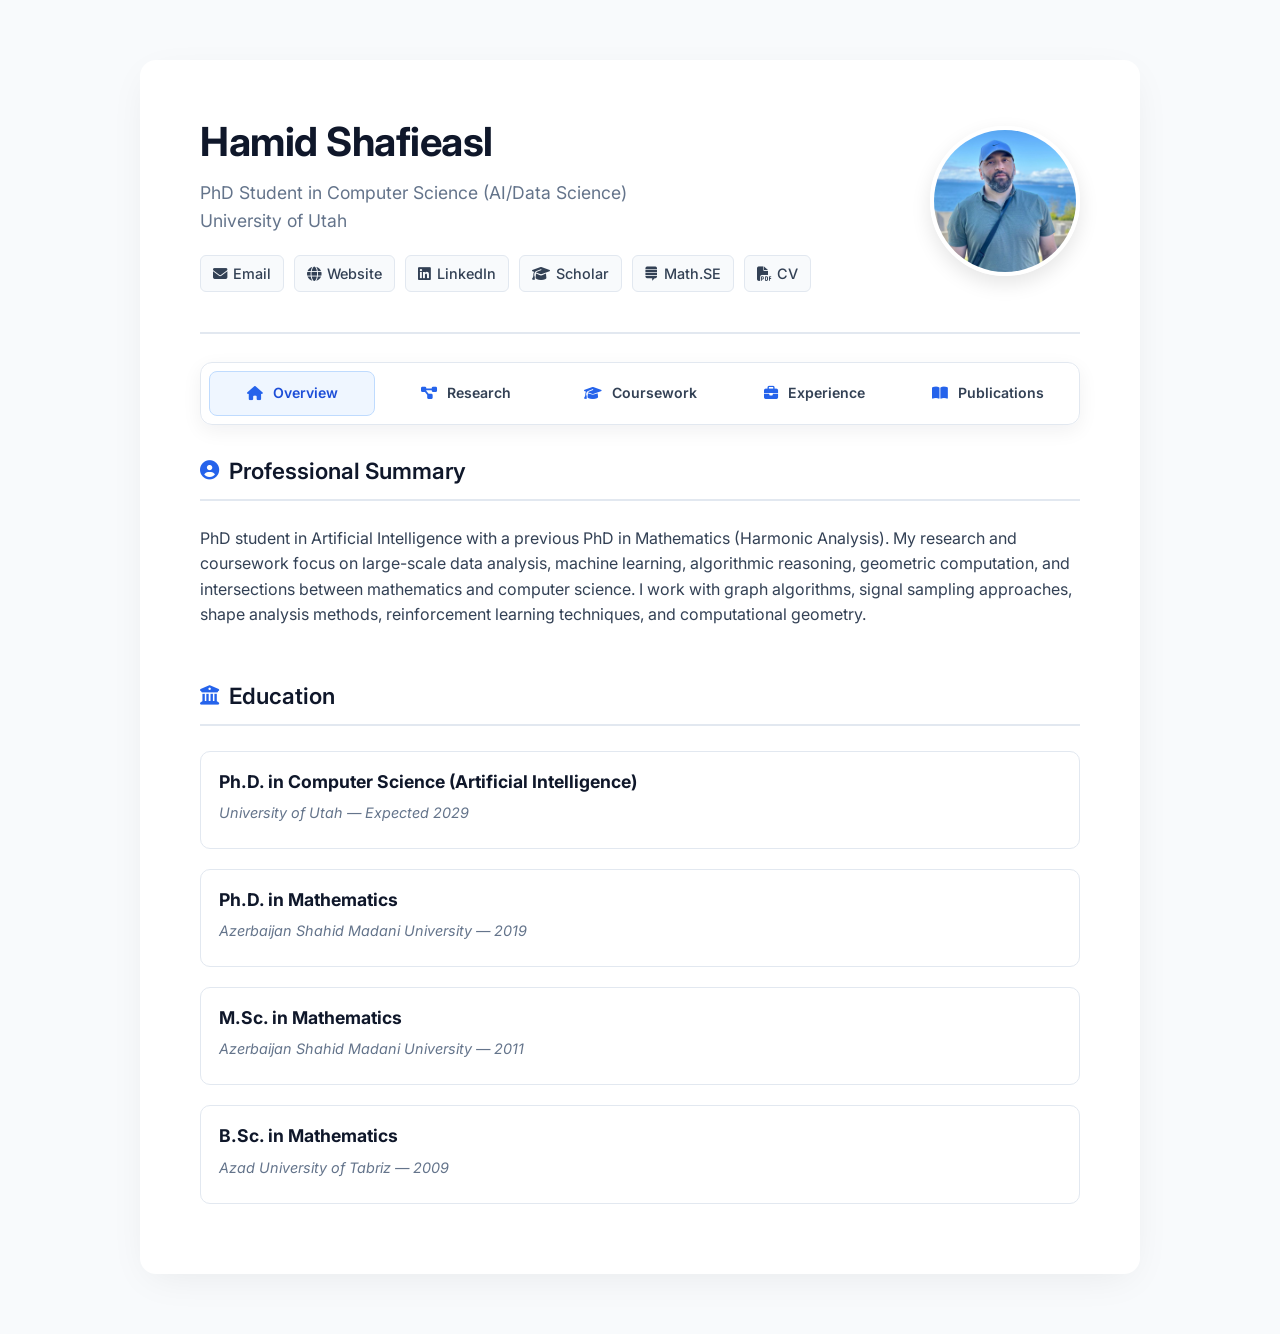
<file: index.html>
<!DOCTYPE html>
<html lang="en">
<head>
    <meta charset="UTF-8">
    <meta name="viewport" content="width=device-width, initial-scale=1.0">
    <title>Hamid Shafieasl - Academic Homepage</title>
    <link href="https://fonts.googleapis.com/css2?family=Inter:wght@300;400;500;600;700&display=swap" rel="stylesheet">
    <link rel="stylesheet" href="https://cdnjs.cloudflare.com/ajax/libs/font-awesome/6.4.0/css/all.min.css">

<style>
:root {
    --primary-color: #0f172a;
    --accent-color: #2563eb;
    --bg-color: #f8fafc;
    --text-main: #334155;
    --text-light: #64748b;
    --card-bg: #ffffff;
    --border-color: #e2e8f0;
}

* { box-sizing: border-box; }

html { scroll-behavior: smooth; }

body {
    font-family: 'Inter', sans-serif;
    margin: 0;
    padding: 0;
    background-color: var(--bg-color);
    color: var(--text-main);
    line-height: 1.6;
}

.container {
    max-width: 1000px;
    margin: 60px auto;
    background: var(--card-bg);
    padding: 50px 60px;
    border-radius: 16px;
    box-shadow: 0 10px 40px -10px rgba(0,0,0,0.08);
}

.header {
    display: flex;
    justify-content: space-between;
    align-items: center;
    border-bottom: 2px solid var(--border-color);
    padding-bottom: 40px;
    margin-bottom: 28px;
    gap: 30px;
}

.header-text { flex: 1; }

.header-text h1 {
    margin: 0 0 5px 0;
    font-size: 2.5rem;
    color: var(--primary-color);
    font-weight: 700;
    letter-spacing: -0.5px;
}

.header-text h2 {
    margin: 0 0 15px 0;
    font-size: 1.1rem;
    color: var(--text-light);
    font-weight: 400;
}

.contact-links,
.project-links,
.badge-container {
    display: flex;
    flex-wrap: wrap;
    gap: 10px;
}

.contact-links { margin-top: 20px; }

.contact-links a,
.project-links a {
    display: inline-flex;
    align-items: center;
    gap: 6px;
    color: var(--text-main);
    text-decoration: none;
    font-size: 0.9rem;
    font-weight: 500;
    padding: 6px 12px;
    background: var(--bg-color);
    border: 1px solid var(--border-color);
    border-radius: 6px;
    transition: all 0.2s ease;
}

.contact-links a:hover,
.project-links a:hover {
    background: var(--accent-color);
    color: white;
    transform: translateY(-2px);
}

.header img {
    width: 150px;
    height: 150px;
    border-radius: 50%;
    object-fit: cover;
    border: 4px solid white;
    box-shadow: 0 8px 20px rgba(0,0,0,0.1);
}

.tab-nav {
    position: sticky;
    top: 12px;
    z-index: 10;
    display: grid;
    grid-template-columns: repeat(5, minmax(0,1fr));
    gap: 8px;
    padding: 8px;
    margin-bottom: 28px;
    background: rgba(255,255,255,0.96);
    border: 1px solid var(--border-color);
    border-radius: 12px;
    box-shadow: 0 6px 20px rgba(15,23,42,0.06);
    backdrop-filter: blur(10px);
}

.tab-button {
    border: 1px solid transparent;
    border-radius: 8px;
    padding: 10px 8px;
    background: transparent;
    color: var(--text-main);
    font: inherit;
    font-size: 0.88rem;
    font-weight: 600;
    cursor: pointer;
    transition: all 0.2s ease;
}

.tab-button i {
    color: var(--accent-color);
    margin-right: 6px;
}

.tab-button:hover {
    background: #f1f5f9;
}

.tab-button.active {
    background: #eff6ff;
    color: #1d4ed8;
    border-color: #bfdbfe;
}

.tab-panel { display: none; }

.tab-panel.active {
    display: block;
    animation: fadeIn .28s ease;
}

@keyframes fadeIn {
    from { opacity: 0; transform: translateY(6px); }
    to { opacity: 1; transform: translateY(0); }
}

.section-title {
    font-size: 1.4rem;
    color: var(--primary-color);
    border-bottom: 2px solid var(--border-color);
    padding-bottom: 10px;
    margin-bottom: 25px;
    margin-top: 50px;
    font-weight: 600;
    display: flex;
    align-items: center;
    gap: 10px;
}

.tab-panel > .section-title:first-child { margin-top: 8px; }

.section-title i {
    color: var(--accent-color);
    font-size: 1.2rem;
}

p { margin-bottom: 15px; }

.timeline-item {
    margin-bottom: 20px;
    padding: 16px 18px;
    background: white;
    border: 1px solid var(--border-color);
    border-radius: 10px;
}

.timeline-item h4 {
    margin: 0 0 5px 0;
    color: var(--primary-color);
    font-size: 1.1rem;
}

.timeline-meta {
    font-size: 0.9rem;
    color: var(--text-light);
    margin-bottom: 8px;
    font-style: italic;
}

ul {
    padding-left: 20px;
    margin-top: 5px;
}

ul li {
    margin-bottom: 8px;
    position: relative;
}

ul li::marker { color: var(--accent-color); }

.badge-container { margin-bottom: 20px; }

.badge {
    background: #eff6ff;
    color: #1d4ed8;
    padding: 6px 14px;
    border-radius: 20px;
    font-size: 0.85rem;
    font-weight: 500;
    border: 1px solid #bfdbfe;
}

.course-group {
    margin-top: 14px;
    padding: 15px;
    background: #f8fafc;
    border: 1px solid var(--border-color);
    border-radius: 10px;
}

.course-group-title {
    display: flex;
    align-items: center;
    gap: 8px;
    margin-bottom: 10px;
    color: var(--primary-color);
    font-weight: 600;
}

.course-group-title i { color: var(--accent-color); }

.project-grid {
    display: grid;
    grid-template-columns: repeat(2, minmax(0,1fr));
    gap: 16px;
}

.project-additions { margin-top: 18px; }

.project-card {
    background: white;
    padding: 20px;
    border-radius: 10px;
    border: 1px solid var(--border-color);
    transition: transform 0.2s ease, box-shadow 0.2s ease;
}

.project-card:hover {
    transform: translateY(-3px);
    box-shadow: 0 8px 22px rgba(15,23,42,0.08);
}

.project-card h4 {
    margin: 0 0 8px;
    color: var(--primary-color);
}

.publication {
    background: var(--card-bg);
    padding: 20px;
    border-radius: 10px;
    margin-bottom: 20px;
    border: 1px solid var(--border-color);
    border-left: 4px solid var(--accent-color);
    transition: transform 0.2s ease, box-shadow 0.2s ease;
}

.publication:hover {
    transform: translateX(5px);
    box-shadow: 0 4px 15px rgba(0,0,0,0.05);
}

.publication h4 {
    margin: 0 0 8px 0;
    font-size: 1.1rem;
    line-height: 1.4;
}

.publication h4 a {
    color: var(--primary-color);
    text-decoration: none;
    transition: color 0.2s;
}

.publication h4 a:hover { color: var(--accent-color); }

.publication p {
    margin: 4px 0;
    font-size: 0.95rem;
}

.pub-journal {
    color: var(--text-light);
    font-weight: 500;
}

.two-column-footer {
    display: grid !important;
    grid-template-columns: repeat(2, minmax(0,1fr));
    gap: 40px !important;
    margin-top: 40px !important;
}

.two-column-footer > div {
    min-width: 0 !important;
}

.two-column-footer .section-title {
    margin-top: 0 !important;
}

@media (max-width: 768px) {
    .container {
        margin: 20px;
        padding: 30px 20px;
    }

    .header {
        flex-direction: column-reverse;
        text-align: center;
    }

    .contact-links,
    .project-links {
        justify-content: center;
    }

    .tab-nav {
        position: static;
        grid-template-columns: repeat(2, minmax(0,1fr));
    }

    .tab-button:last-child {
        grid-column: 1 / -1;
    }

    .project-grid,
    .two-column-footer {
        grid-template-columns: 1fr !important;
    }
}

@media (max-width: 480px) {
    .tab-nav { grid-template-columns: 1fr; }
    .tab-button:last-child { grid-column: auto; }
}
</style>

</head>

<body>
<div class="container">

    <div class="header">
        <div class="header-text">
            <h1>Hamid Shafieasl</h1>
            <h2>PhD Student in Computer Science (AI/Data Science) <br> University of Utah</h2>

            <div class="contact-links">
                <a href="mailto:hamidmath2013@outlook.com" title="Email"><i class="fas fa-envelope"></i> Email</a>
                <a href="https://hamidmath.github.io" title="Website"><i class="fas fa-globe"></i> Website</a>
                <a href="https://www.linkedin.com/in/hamidshafieasl/" title="LinkedIn"><i class="fab fa-linkedin"></i> LinkedIn</a>
                <a href="https://scholar.google.com/citations?user=fiP4N3oAAAAJ" title="Google Scholar"><i class="fas fa-graduation-cap"></i> Scholar</a>
                <a href="https://math.stackexchange.com/users/97252/hamid-shafie-asl" title="Math StackExchange"><i class="fab fa-stack-exchange"></i> Math.SE</a>
                <a href="CV.pdf" title="Curriculum Vitae"><i class="fas fa-file-pdf"></i> CV</a>
            </div>
        </div>

        <img src="pic.jpg" alt="Hamid Shafieasl">
    </div>

    <nav class="tab-nav" aria-label="Portfolio sections">
        <button class="tab-button active" data-tab="overview"><i class="fas fa-house"></i> Overview</button>
        <button class="tab-button" data-tab="research"><i class="fas fa-project-diagram"></i> Research</button>
        <button class="tab-button" data-tab="coursework"><i class="fas fa-graduation-cap"></i> Coursework</button>
        <button class="tab-button" data-tab="experience"><i class="fas fa-briefcase"></i> Experience</button>
        <button class="tab-button" data-tab="publications"><i class="fas fa-book-open"></i> Publications</button>
    </nav>

    <main class="tab-shell">

        <section class="tab-panel active" id="overview">
            <h2 class="section-title"><i class="fas fa-user-circle"></i> Professional Summary</h2>

            <p>
                PhD student in Artificial Intelligence with a previous PhD in Mathematics (Harmonic Analysis).
                My research and coursework focus on large-scale data analysis, machine learning, algorithmic reasoning,
                geometric computation, and intersections between mathematics and computer science.
                I work with graph algorithms, signal sampling approaches, shape analysis methods, reinforcement learning
                techniques, and computational geometry.
            </p>

            <h2 class="section-title"><i class="fas fa-university"></i> Education</h2>

            <div class="timeline-item">
                <h4>Ph.D. in Computer Science (Artificial Intelligence)</h4>
                <div class="timeline-meta">University of Utah — Expected 2029</div>
            </div>

            <div class="timeline-item">
                <h4>Ph.D. in Mathematics</h4>
                <div class="timeline-meta">Azerbaijan Shahid Madani University — 2019</div>
            </div>

            <div class="timeline-item">
                <h4>M.Sc. in Mathematics</h4>
                <div class="timeline-meta">Azerbaijan Shahid Madani University — 2011</div>
            </div>

            <div class="timeline-item">
                <h4>B.Sc. in Mathematics</h4>
                <div class="timeline-meta">Azad University of Tabriz — 2009</div>
            </div>
        </section>


        <section class="tab-panel" id="research">
            <h2 class="section-title"><i class="fas fa-project-diagram"></i> Research & Projects</h2>

            <ul>
                <li><strong>Computational Geometry (Submitted Paper):</strong> Developed an interdisciplinary method for analyzing star-shaped and non-star-shaped objects in 2D space. Bridged mathematical structure with CS applications like shape recognition and boundary representation.</li>
                <li><strong>Geometric Origami Modeling:</strong> Used Python + Rhino-Grasshopper to study curved origami behavior with mathematical and algorithmic insights.</li>
                <li><strong>Discrete Curve Geometry:</strong> Investigated curvature, torsion, and shape properties of sampled curves for use in graphics and CAD.</li>
            </ul>

            <div class="project-grid project-additions">

                <article class="project-card">
                    <h4>Rotation-Invariant Shape Representation</h4>
                    <p>Computational geometry and similarity-function project for rotation-invariant comparison of planar shapes.</p>

                    <div class="project-links">
                        <a href="https://hamidmath.github.io/SquidRepresentaion/" target="_blank" rel="noopener"><i class="fas fa-cube"></i> Interactive Project</a>
                        <a href="https://arxiv.org/abs/2605.27498" target="_blank" rel="noopener"><i class="fas fa-file-lines"></i> arXiv Paper</a>
                    </div>
                </article>

                <article class="project-card">
                    <h4>Galaxy Shape Geometry</h4>
                    <p>Computational geometry and similarity-function project focused on geometric structure and comparison of complex shapes.</p>

                    <div class="project-links">
                        <a href="https://hamidmath.github.io/Galaxies/" target="_blank" rel="noopener"><i class="fas fa-star"></i> View Project</a>
                    </div>
                </article>

                <article class="project-card">
                    <h4>Signature Tool</h4>
                    <p>Interactive project for geometric signatures and similarity analysis of shapes.</p>

                    <div class="project-links">
                        <a href="signature_tool.html"><i class="fas fa-wave-square"></i> Open Project</a>
                    </div>
                </article>

            </div>
        </section>


        <section class="tab-panel" id="coursework">
            <h2 class="section-title"><i class="fas fa-laptop-code"></i> Technical Skills & Coursework</h2>

            <div class="timeline-item">
                <h4>Programming & Tools</h4>

                <div class="badge-container">
                    <span class="badge">Python</span>
                    <span class="badge">OOP</span>
                    <span class="badge">NumPy</span>
                    <span class="badge">SciPy</span>
                    <span class="badge">Matplotlib</span>
                    <span class="badge">Rhino-Grasshopper</span>
                </div>
            </div>

            <div class="timeline-item">
                <h4>Data & AI Specialties</h4>
                <p>High-dimensional data handling, signal sampling methods, noise reduction, graph algorithms (PageRank, Dijkstra), supervised/unsupervised learning, reinforcement learning, classification, and feature extraction.</p>
            </div>

            <div class="timeline-item">
                <h4>Mathematics & Geometry</h4>
                <p>Harmonic analysis, linear algebra, probability, differential equations, complex analysis, discrete structures, 2D object classification, and structural analysis of star-shaped objects.</p>
            </div>

            <div class="timeline-item">
                <h4>Graduate Coursework</h4>

                <div class="badge-container">
                    <span class="badge">High-Dimensional Data Analysis</span>
                    <span class="badge">Data Mining</span>
                    <span class="badge">Artificial Intelligence</span>
                    <span class="badge">Machine Learning</span>
                </div>
            </div>

            <div class="course-expansion">

                <div class="course-group">
                    <div class="course-group-title"><i class="fas fa-microchip"></i> Additional Computer Science Coursework</div>

                    <div class="badge-container">
                        <span class="badge">Computational Topology</span>
                    </div>
                </div>

                <div class="course-group">
                    <div class="course-group-title"><i class="fas fa-square-root-variable"></i> Additional Mathematics Coursework</div>

                    <div class="badge-container">
                        <span class="badge">Abstract Harmonic Analysis</span>
                        <span class="badge">Functional Analysis</span>
                        <span class="badge">Real Analysis</span>
                        <span class="badge">Complex Analysis</span>
                        <span class="badge">Algebraic Topology</span>
                        <span class="badge">Advanced Algebra</span>
                        <span class="badge">Operator Algebras</span>
                        <span class="badge">Calculus of Variations</span>
                        <span class="badge">Convex Optimization</span>
                        <span class="badge">Measure Algebras on Groups and Semigroups</span>
                        <span class="badge">Amenability of Groups and Semigroups</span>
                    </div>
                </div>

            </div>
        </section>


        <section class="tab-panel" id="experience">
            <h2 class="section-title"><i class="fas fa-briefcase"></i> Professional Experience</h2>

            <div class="timeline-item">
                <h4>Python Instructor</h4>
                <div class="timeline-meta">Private Institutes (2020–Present)</div>

                <ul>
                    <li>Taught Python with a focus on data workflows, algorithm design, and machine learning fundamentals.</li>
                </ul>
            </div>

            <div class="timeline-item">
                <h4>Mathematics Lecturer</h4>
                <div class="timeline-meta">Azerbaijan Shahid Madani University (2010–2018)</div>

                <ul>
                    <li>Taught Linear Algebra, Calculus, Analysis, Differential Equations, Complex Functions, and Discrete Mathematics.</li>
                    <li>Guided students in mathematical thinking applied to algorithms and computational tasks.</li>
                </ul>
            </div>

            <div class="timeline-item">
                <h4>Mathematics Teacher</h4>
                <div class="timeline-meta">Various Colleges (2009–2024)</div>

                <ul>
                    <li>Taught advanced mathematics emphasizing quantitative reasoning and rigorous problem-solving.</li>
                </ul>
            </div>
        </section>


        <section class="tab-panel" id="publications">

            <h2 class="section-title"><i class="fas fa-book"></i> Publications</h2>

            <div class="publication">
                <h4><a href="https://arxiv.org/abs/2605.27498" target="_blank">Rotation-Invariant Vectorized Shape Representations</a></h4>
                <p class="pub-journal">arXiv preprint, 2026</p>
                <p>H. Shafieasl, J.M. Phillips</p>
            </div>

            <div class="publication">
                <h4><a href="https://www.heldermann.de/JGG/JGG28/JGG282/jgg28013.htm" target="_blank">Parameterized Folded State Shape Modeling of David Huffman’s Ellipse</a></h4>
                <p class="pub-journal">Journal for Geometry and Graphics, 28(2):199–212, 2025</p>
                <p>A. Safary, H. Shafieasl, J. Mitani</p>
            </div>

            <div class="publication">
                <h4><a href="https://www.heldermann.de/JGG/JGG28/JGG281/jgg28006.htm" target="_blank">Geometric Design Tool for One-Fold, a Curved Origami with a Single Fold</a></h4>
                <p class="pub-journal">Journal for Geometry and Graphics, 28(1):089–101, 2024</p>
                <p>A. Safary, H. Shafieasl, J. Mitani</p>
            </div>

            <div class="publication">
                <h4><a href="https://www.pmf.ni.ac.rs/filomat-content/2020/34-5/34-5-30-1459.pdf" target="_blank">Bounded Pseudo-Amenability and Contractibility of Certain Banach Algebras</a></h4>
                <p class="pub-journal">Filomat, 34(5):1701–1712, 2020</p>
                <p>H. Pourmahmood-Aghababa, M.H. Sattari, H. Shafieasl</p>
            </div>

            <div class="publication">
                <h4><a href="https://www.m-hikari.com/imf/imf-2020/5-8-2020/p/shafieaslIMF5-8-2020.pdf" target="_blank">A Note on Ramified Coverings of Riemann Surfaces</a></h4>
                <p class="pub-journal">International Mathematical Forum, 15(8):377–381, 2020</p>
                <p>H. Shafieasl</p>
            </div>

            <div class="publication">
                <h4><a href="https://scma.maragheh.ac.ir/article_22501.html" target="_blank">Symmetric Module and Connes Amenability</a></h4>
                <p class="pub-journal">Sahand Communications in Mathematical Analysis, 5(1):49–59, 2017</p>
                <p>H. Shafieasl, M.H. Sattari</p>
            </div>

            <div class="publication">
                <h4><a href="https://www.semnan.ac.ir/files/2/1397/jhs/v6n1_3.pdf" target="_blank">Product of Derivations on Triangular Banach Algebras</a></h4>
                <p class="pub-journal">Journal of Hyperstructures, 6(1), 2017</p>
                <p>M.H. Sattari, H. Shafieasl</p>
            </div>

            <div class="publication">
                <h4><a href="https://arxiv.org/abs/2603.09198" target="_blank">On the extension of inner derivations from dense ideals in Banach algebras</a></h4>
                <p class="pub-journal">arXiv preprint 2026</p>
                <p>H. Shafieasl, A. M. Tavakkoli</p>
            </div>

            <div class="two-column-footer">

                <div style="flex: 1; min-width: 300px;">
                    <h2 class="section-title" style="margin-top: 0;"><i class="fas fa-award"></i> Awards & Honors</h2>

                    <ul>
                        <li>Ranked 1st in Cumulative GPA (B.Sc. and M.Sc. in Mathematics).</li>
                    </ul>
                </div>

                <div style="flex: 1; min-width: 300px;">
                    <h2 class="section-title" style="margin-top: 0;"><i class="fas fa-lightbulb"></i> Research Interests</h2>

                    <ul>
                        <li>High-Dimensional Data & Large-Scale Computation</li>
                        <li>Machine Learning & Reinforcement Learning</li>
                        <li>Computational Geometry & Shape Analysis</li>
                        <li>Graph Algorithms & Spectral Methods</li>
                        <li>Mathematics–Machine Learning Interfaces</li>
                    </ul>
                </div>

            </div>

        </section>

    </main>

</div>

<script>
document.addEventListener("DOMContentLoaded", () => {
    const buttons = document.querySelectorAll(".tab-button");
    const panels = document.querySelectorAll(".tab-panel");

    function activate(id) {
        buttons.forEach(b => b.classList.toggle("active", b.dataset.tab === id));
        panels.forEach(p => p.classList.toggle("active", p.id === id));
        history.replaceState(null, "", "#" + id);
    }

    buttons.forEach(b => b.addEventListener("click", () => activate(b.dataset.tab)));

    const initial = location.hash.replace("#","");
    if ([...panels].some(p => p.id === initial)) activate(initial);

    const cards = document.querySelectorAll(".project-card,.timeline-item,.publication,.two-column-footer>div");

    cards.forEach(card => {
        card.addEventListener("mousemove", e => {
            const r = card.getBoundingClientRect();
            const x = (e.clientX-r.left)/r.width-.5;
            const y = (e.clientY-r.top)/r.height-.5;

            card.style.transform =
                `perspective(1000px) translateY(-4px) rotateX(${(-y*1.2).toFixed(2)}deg) rotateY(${(x*1.2).toFixed(2)}deg)`;
        });

        card.addEventListener("mouseleave", () => card.style.transform = "");
    });
});
</script>

</body>
</html>
</file>
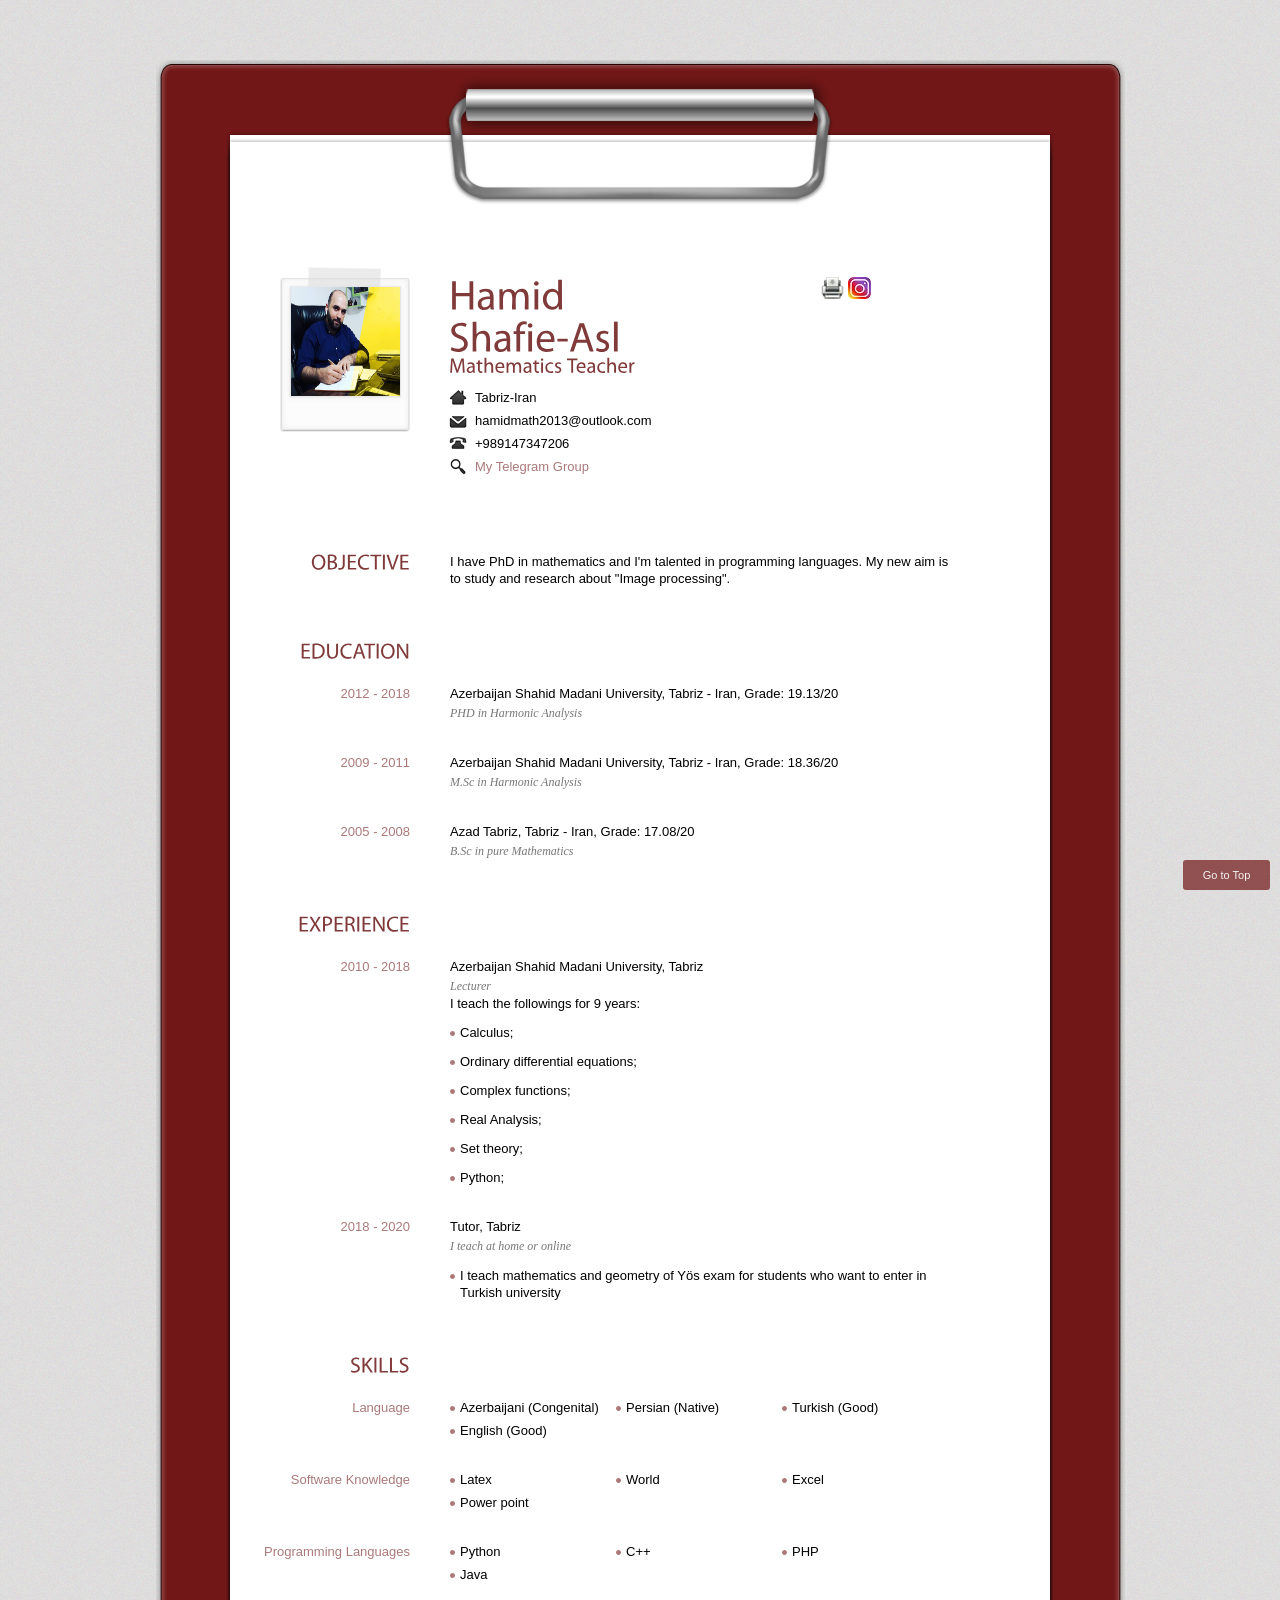
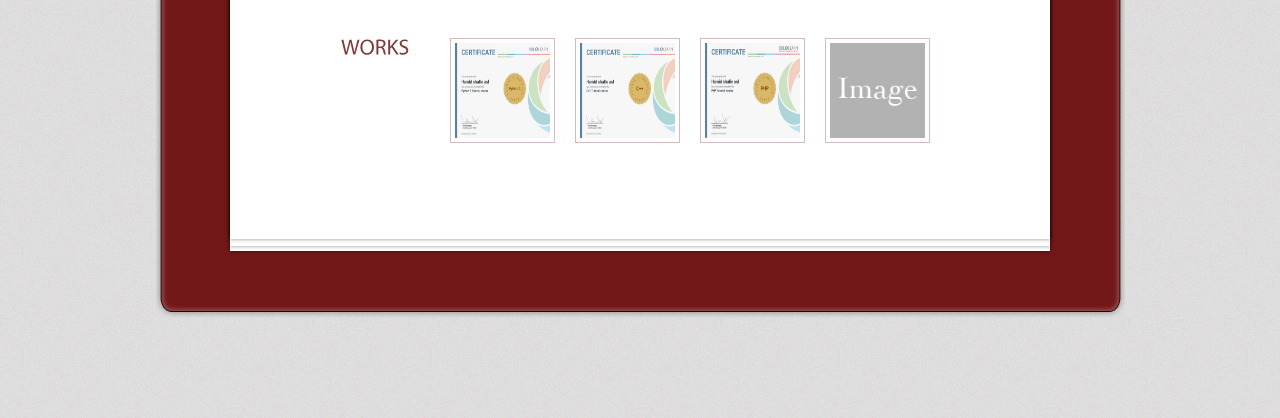
<file: me/index.html>
<!DOCTYPE html PUBLIC "-//W3C//DTD XHTML 1.0 Transitional//EN" "http://www.w3.org/TR/xhtml1/DTD/xhtml1-transitional.dtd">
<html xmlns="http://www.w3.org/1999/xhtml">
<head>
<meta http-equiv="Content-Type" content="text/html; charset=UTF-8" />
<title>Resume</title>
<link type="text/css" rel="stylesheet" href="red.css" />
<link type="text/css" rel="stylesheet" href="print.css" media="print"/>
<!--[if IE 7]>
<link href="ie7.css" rel="stylesheet" type="text/css" />
<![endif]-->
<!--[if IE 6]>
<link href="ie6.css" rel="stylesheet" type="text/css" />
<![endif]-->
<script type="text/javascript" src="jquery-1.4.2.min.js"></script>
<script type="text/javascript" src="jquery.tipsy.js"></script>
<script type="text/javascript" src="cufon.yui.js"></script>
<script type="text/javascript" src="scrollTo.js"></script>
<script type="text/javascript" src="myriad.js"></script>
<script type="text/javascript" src="jquery.colorbox.js"></script>
<script type="text/javascript" src="custom.js"></script>
<script type="text/javascript">
		Cufon.replace('h1,h2');
</script>
</head>
<body>
<!-- Begin Wrapper -->
<div id="wrapper">
  <div class="wrapper-top"></div>
  <div class="wrapper-mid">
    <!-- Begin Paper -->
    <div id="paper">
      <div class="paper-top"></div>
      <div id="paper-mid">
        <div class="entry">
          <!-- Begin Image -->
          <img class="portrait" src="images/me.jpg" alt="Hamid Shafie-Asl" />
          <!-- End Image -->
          <!-- Begin Personal Information -->
          <div class="self">
            <h1 class="name">Hamid Shafie-Asl <br />
              <span>Mathematics Teacher</span></h1>
            <ul>
              <li class="ad">Tabriz-Iran</li>
              <li class="mail">hamidmath2013@outlook.com</li>
              <li class="tel">+989147347206</li>
              <li class="web"><a href="https://t.me/yos_with_hfz">My Telegram Group</a></li>
            </ul>
          </div>
          <!-- End Personal Information -->
          <!-- Begin Social -->
          <div class="social">
            <ul>
              <!-- <li><a class='north' href="#" title="Download .pdf"><img src="images/icn-save.jpg" alt="Download the pdf version" /></a></li> -->
              <li><a class='north' href="javascript:window.print()" title="Print"><img src="images/icn-print.jpg" alt="" /></a></li>
              <!-- <li><a class='north' id="contact" href="contact/index.html" title="Contact Me"><img src="images/icn-contact.jpg" alt="" /></a></li> -->
              <li><a class='north' href="https://instagram.com/hfz_math_online?igshid=1mv01re40ba15" title="Follow me on Instagram"><img src="images/ins.jfif" alt="" /></a></li>
              <!-- <li><a class='north' href="#" title="My Facebook Profile"><img src="images/icn-facebook.jpg" alt="" /></a></li> -->
            </ul>
          </div>
          <!-- End Social -->
        </div>
        <!-- Begin 1st Row -->
        <div class="entry">
          <h2>OBJECTIVE</h2>
          <p>I have PhD in mathematics and I'm talented in programming languages. My new aim is to study and research about "Image processing".</p>
        </div>
        <!-- End 1st Row -->
        <!-- Begin 2nd Row -->
        <div class="entry">
          <h2>EDUCATION</h2>
          <div class="content">
            <h3>2012 - 2018</h3>
            <p>Azerbaijan Shahid Madani University, Tabriz - Iran, Grade: 19.13/20 <br />
              <em>PHD in Harmonic Analysis</em></p>
          </div>
          <div class="content">
            <h3>2009 - 2011</h3>
            <p>Azerbaijan Shahid Madani University, Tabriz - Iran, Grade: 18.36/20 <br />
              <em>M.Sc in Harmonic Analysis</em></p>
          </div>
          <div class="content">
            <h3>2005 - 2008</h3>
            <p>Azad Tabriz, Tabriz - Iran, Grade: 17.08/20 <br />
              <em>B.Sc in pure Mathematics</em></p>
          </div>		  
		  
        </div>
        <!-- End 2nd Row -->
        <!-- Begin 3rd Row -->
        <div class="entry">
          <h2>EXPERIENCE</h2>
          <div class="content">
            <h3>2010 - 2018</h3>
            <p>Azerbaijan Shahid Madani University, Tabriz <br />
              <em>Lecturer</em></p>
			  <p>I teach the followings for 9 years:</p>
            <ul class="info">
              <li>Calculus;</li>
              <li>Ordinary differential equations;</li>
			  <li>Complex functions;</li>
			  <li>Real Analysis;</li>
			  <li>Set theory;</li>
			  <li>Python;</li>
            </ul>
          </div>
          <div class="content">
            <h3>2018 - 2020</h3>
            <p>Tutor, Tabriz<br />
              <em>I teach at home or online </em></p>
            <ul class="info">
              <li>I teach mathematics and geometry of Yös exam for students who want to enter in Turkish university</li>
            </ul>
          </div>
        </div>
        <!-- End 3rd Row -->
        <!-- Begin 4th Row -->
        <div class="entry">
          <h2>SKILLS</h2>
          <div class="content">
            <h3>Language</h3>
            <ul class="skills">
              <li>Azerbaijani (Congenital)</li>
              <li>Persian (Native)</li>
              <li>Turkish (Good)</li>
              <li>English (Good)</li>
            </ul>
          </div>		  		  
          <div class="content">
            <h3>Software Knowledge</h3>
            <ul class="skills">
              <li>Latex</li>
              <li>World</li>
              <li>Excel</li>
              <li>Power point</li>
            </ul>
          </div>
          <div class="content">
            <h3>Programming Languages</h3>
            <ul class="skills">
              <li>Python</li>
			  <li>C++</li>
              <li>PHP</li>
              <li>Java</li>
            </ul>
          </div>
        </div>
        <!-- End 4th Row -->
         <!-- Begin 5th Row -->
        <div class="entry">
        <h2>WORKS</h2>
        	<ul class="works">
        		<li><a href="images/py3.jpg" rel="gallery" title="Python"><img src="images/py3.jpg" alt="" /></a></li>
        		<li><a href="images/cpp.jpg" rel="gallery" title="Cpp"><img src="images/cpp.jpg" alt="" /></a></li>
        		<li><a href="images/php.jpg" rel="gallery" title="Php"><img src="images/php.jpg" alt="" /></a></li>
        		<li><a href="images/1.jpg" rel="gallery" title="image"><img src="images/image.jpg" alt="" /></a></li>
        	</ul>
        </div>
        <!-- Begin 5th Row -->
      </div>
      <div class="clear"></div>
      <div class="paper-bottom"></div>
    </div>
    <!-- End Paper -->
  </div>
  <div class="wrapper-bottom"></div>
</div>
<div id="message"><a href="#top" id="top-link">Go to Top</a></div>
<!-- End Wrapper -->
</body>
</html>
</file>
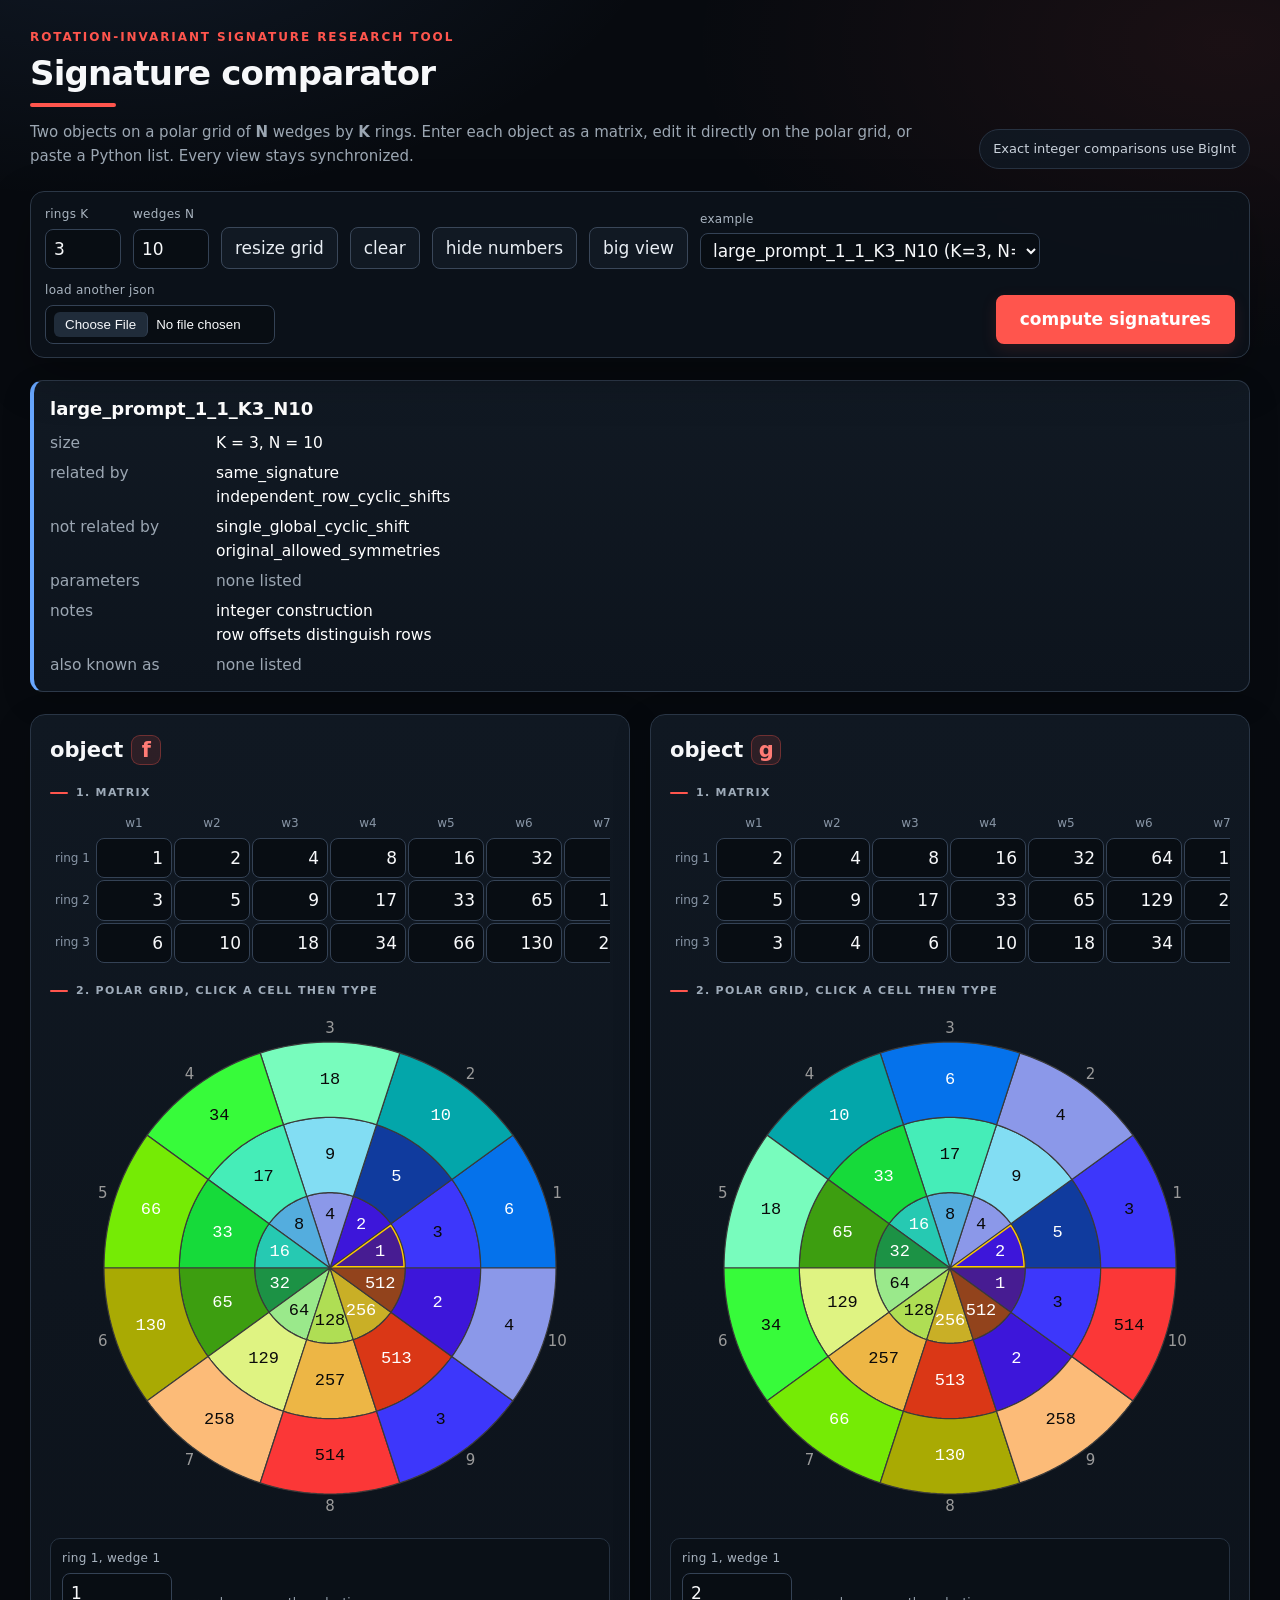
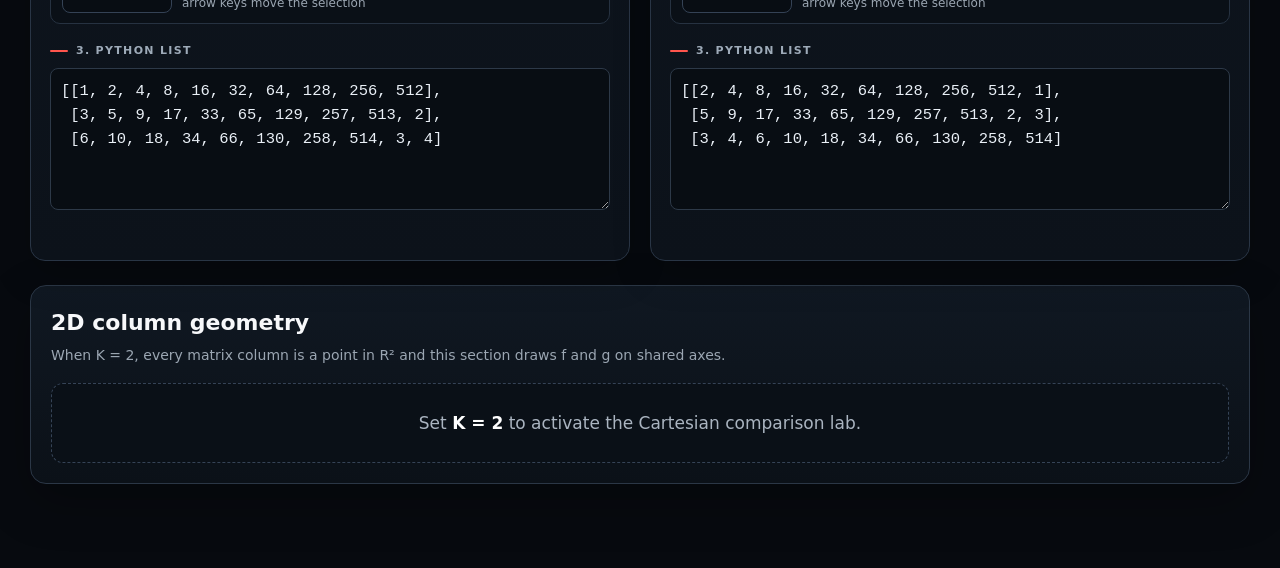
<file: signature_tool.html>
<!DOCTYPE html>
<html lang="en">
<head>
<meta charset="utf-8">
<meta name="viewport" content="width=device-width, initial-scale=1">
<title>Signature comparator</title>
<style>
  :root{
    --bg:#000000; --fg:#f2f2f2; --muted:#9a9a9a; --line:#2e2e2e;
    --panel:#0c0c0c; --red:#e0342c; --redsoft:#8f2019;
    --f:#f2f2f2; --g:#f2f2f2; --ok:#3ddc84; --no:#ff5c5c; --sel:#ffcc00;
  }
  *{box-sizing:border-box}
  body{margin:0;padding:26px;background:var(--bg);color:var(--fg);
       font:17px/1.55 ui-sans-serif,system-ui,-apple-system,"Segoe UI",Roboto,sans-serif}
  h1{font-size:25px;margin:0 0 4px;letter-spacing:.01em}
  h1::after{content:"";display:block;width:74px;height:4px;background:var(--red);
            margin-top:8px;border-radius:2px}
  .sub{color:var(--muted);font-size:15px;margin:12px 0 20px}
  .bar{display:flex;gap:14px;align-items:flex-end;flex-wrap:wrap;
       padding:14px 16px;background:var(--panel);border:1px solid var(--line);
       border-left:5px solid var(--red);border-radius:8px;margin-bottom:22px}
  label{display:block;font-size:13.5px;color:var(--muted);margin-bottom:3px}
  input[type=number],input[type=text]{background:#ffffff;color:#000000;
       border:2px solid var(--red);border-radius:5px;padding:6px 8px;font:inherit}
  input:focus{outline:2px solid var(--sel);outline-offset:1px}
  button{background:var(--red);color:#fff;border:2px solid var(--red);
         border-radius:6px;padding:9px 18px;font:inherit;font-weight:600;cursor:pointer}
  button.ghost{background:transparent;color:var(--fg);border:2px solid var(--red);
               font-weight:400;padding:7px 13px}
  button.ghost:hover{background:var(--red);color:#fff}
  button:hover{opacity:.88}
  .cols{display:grid;grid-template-columns:1fr;gap:22px}
  .panel{border:1px solid var(--line);border-left:5px solid var(--red);
         border-radius:8px;padding:18px;background:var(--panel)}
  .panel h2{margin:0 0 14px;font-size:20px;color:var(--fg)}
  .panel h2 b{color:var(--red)}
  .mode{font-size:14px;color:var(--muted);margin:20px 0 8px;
        text-transform:uppercase;letter-spacing:.07em;
        border-bottom:2px solid var(--redsoft);padding-bottom:5px}
  table{border-collapse:collapse}
  td.hdr,th{font-size:13px;color:var(--muted);font-weight:400;padding:2px 4px;text-align:center}
  td input{width:80px;text-align:right;padding:5px 7px;
           font:15px ui-monospace,SFMono-Regular,Menlo,monospace}
  ::placeholder{color:#888}
  select{background:#ffffff;color:#000000;border:2px solid var(--red);
         border-radius:5px;padding:6px 8px;font:inherit}
  input[type=file]{background:#ffffff;color:#000000;border:2px solid var(--red);
         border-radius:5px;padding:6px 8px;font:14px inherit;max-width:100%}
  input[type=file]::file-selector-button{background:var(--red);color:#fff;border:0;
         border-radius:4px;padding:4px 10px;margin-right:8px;font:inherit;cursor:pointer}
  #meta{border:1px solid var(--line);border-left:5px solid var(--red);border-radius:8px;
        padding:14px 16px;margin-bottom:22px;background:var(--panel);display:none}
  #meta h3{margin:0 0 8px;font-size:18px;color:#ffffff}
  #meta .kv{display:grid;grid-template-columns:170px 1fr;gap:6px 16px;font-size:15.5px}
  #meta .k{color:var(--muted)}
  #meta .v{color:#ffffff}
  #meta code{font:14px ui-monospace,Menlo,monospace;color:#ffcc00}
  body.drag{outline:4px dashed var(--red);outline-offset:-8px}
  #modal{position:fixed;inset:0;background:#000;z-index:99;display:none;
         flex-direction:column;padding:10px 14px 14px}
  #modal.on{display:flex}
  #modal .top{display:flex;align-items:center;gap:16px;flex:0 0 auto;padding-bottom:6px}
  #modal .top h2{margin:0;font-size:20px}
  #modal .pair{flex:1 1 auto;display:grid;grid-template-columns:1fr 1fr;
               gap:14px;min-height:0}
  #modal .half{display:flex;flex-direction:column;min-height:0;
               border:1px solid var(--line);border-left:5px solid var(--red);
               border-radius:8px;padding:8px}
  #modal .half b{flex:0 0 auto;text-align:center;font-size:26px;color:var(--red);
                 padding-bottom:4px}
  #modal .half .box{flex:1 1 auto;min-height:0;display:flex;
                    align-items:center;justify-content:center}
  #modal svg{width:100%;height:100%;max-width:100%;max-height:100%}
  @media (max-width:820px){#modal .pair{grid-template-columns:1fr;grid-template-rows:1fr 1fr}}
  textarea{width:100%;min-height:170px;background:#ffffff;color:#000000;
           border:2px solid var(--red);border-radius:5px;padding:10px;
           font:15.5px/1.6 ui-monospace,SFMono-Regular,Menlo,monospace;resize:vertical}
  textarea:focus{outline:2px solid var(--sel);outline-offset:1px}
  svg{display:block;margin:6px auto;touch-action:manipulation}
  svg path{cursor:pointer}
  .selrow{display:flex;gap:10px;align-items:flex-end;margin-top:10px;flex-wrap:wrap}
  .err{color:var(--no);font-size:14px;min-height:17px;margin-top:5px}
  .out{margin-top:24px}
  .block{border:1px solid var(--line);border-left:5px solid var(--red);
         border-radius:8px;padding:14px 16px;margin-bottom:14px;
         background:var(--panel);overflow-x:auto}
  .block h3{margin:0 0 10px;font-size:16.5px;color:#ffffff}
  pre{margin:0;color:#ffffff;font:15px/1.65 ui-monospace,SFMono-Regular,Menlo,monospace;
      white-space:pre;overflow-x:auto}
  .tag{float:right;font-size:13.5px;font-weight:600;padding:1px 10px;border-radius:99px}
  .tag.y{color:var(--ok);border:1px solid var(--ok)}
  .tag.n{color:var(--no);border:1px solid var(--no)}
  .verdict{font-size:36px;font-weight:700;text-align:center;padding:20px;
           border-radius:8px;border:2px solid;letter-spacing:.04em}
  .verdict.y{color:var(--ok);border-color:var(--ok)}
  .verdict.n{color:var(--no);border-color:var(--no)}
  .verdict small{display:block;font-size:15px;font-weight:400;color:var(--muted);
                 margin-top:8px;letter-spacing:0}


  /* ---------------------------------------------------------- 2026 UI polish */
  :root{
    --bg:#070a0f; --fg:#f7f8fa; --muted:#9ba6b2; --line:#273241;
    --panel:#0d131b; --panel2:#111a25; --panel3:#162131;
    --red:#ff554d; --redsoft:#8d2b28; --accent:#68a7ff;
    --ok:#53e097; --no:#ff6b72; --sel:#ffd166;
    --shadow:0 18px 48px rgba(0,0,0,.26);
  }
  html{scroll-behavior:smooth}
  body{
    padding:0;
    background:
      radial-gradient(900px 500px at 9% -5%,rgba(104,167,255,.10),transparent 62%),
      radial-gradient(900px 520px at 96% 2%,rgba(255,85,77,.08),transparent 60%),
      var(--bg);
    color:var(--fg);
  }
  .app-shell{max-width:1720px;margin:0 auto;padding:28px 30px 60px}
  .hero{display:flex;align-items:flex-end;justify-content:space-between;gap:20px;margin-bottom:22px}
  .hero-copy{max-width:920px}
  .eyebrow{font-size:12px;letter-spacing:.16em;text-transform:uppercase;color:var(--red);font-weight:800;margin-bottom:7px}
  h1{font-size:34px;line-height:1.12;margin:0 0 7px;letter-spacing:-.025em}
  h1::after{width:86px;height:4px;margin-top:11px}
  .sub{font-size:15px;line-height:1.65;margin:13px 0 0;max-width:900px}
  .hero-chip{white-space:nowrap;border:1px solid var(--line);background:rgba(17,26,37,.8);padding:9px 13px;border-radius:999px;color:#cad2dc;font-size:13px}

  .bar{
    position:sticky;top:10px;z-index:30;
    align-items:end;gap:12px;padding:13px 14px;
    background:rgba(13,19,27,.92);backdrop-filter:blur(12px);
    border:1px solid #2b3746;border-left:1px solid #2b3746;
    box-shadow:var(--shadow);border-radius:14px;margin-bottom:22px;
  }
  label{font-size:12px;letter-spacing:.025em;color:#a9b4c0;margin-bottom:5px}
  input[type=number],input[type=text],select,input[type=file],textarea{
    background:#080d13;color:#f7f8fa;border:1px solid #344255;border-radius:8px;
    transition:border-color .15s ease,box-shadow .15s ease,background .15s ease;
  }
  input[type=number]:hover,input[type=text]:hover,select:hover,input[type=file]:hover,textarea:hover{border-color:#53657b}
  input:focus,select:focus,textarea:focus{outline:none;border-color:var(--accent);box-shadow:0 0 0 3px rgba(104,167,255,.15)}
  select{color-scheme:dark}
  input[type=file]::file-selector-button{background:#202c3a;color:#f5f7fa;border-right:1px solid #344255;border-radius:6px;padding:5px 11px}
  button{border-radius:8px;padding:9px 16px;box-shadow:0 5px 16px rgba(255,85,77,.13);transition:transform .12s ease,opacity .12s ease,background .12s ease}
  button:hover{opacity:1;transform:translateY(-1px)}
  button.ghost{background:#111923;border:1px solid #3a4759;color:#e8edf3;box-shadow:none}
  button.ghost:hover{background:#192433;border-color:#53657b;color:#fff}
  #go{padding-inline:22px}

  #meta{background:linear-gradient(180deg,#111923,#0d141d);border:1px solid #2d3949;border-left:4px solid var(--accent);border-radius:13px;box-shadow:0 10px 30px rgba(0,0,0,.16)}
  #meta .kv{grid-template-columns:150px minmax(0,1fr);line-height:1.55}
  #meta code{color:#ffd166}

  .cols{grid-template-columns:repeat(2,minmax(0,1fr));gap:20px;align-items:start}
  .panel{
    min-width:0;background:linear-gradient(180deg,#101822,#0c121a);
    border:1px solid #293545;border-left:1px solid #293545;border-radius:15px;
    padding:19px;box-shadow:0 14px 38px rgba(0,0,0,.18);
  }
  .panel h2{display:flex;align-items:center;gap:8px;font-size:21px;margin-bottom:10px}
  .panel h2 b{display:inline-flex;align-items:center;justify-content:center;width:30px;height:30px;border-radius:9px;background:rgba(255,85,77,.12);border:1px solid rgba(255,85,77,.32);color:#ff7b75}
  .mode{font-size:11px;font-weight:800;color:#9eabb9;margin:18px 0 9px;letter-spacing:.12em;border:0;padding:0}
  .mode::before{content:"";display:inline-block;width:18px;height:2px;background:var(--red);vertical-align:middle;margin-right:8px;border-radius:2px}
  table{min-width:max-content}
  td.hdr,th{font-size:12px;color:#8895a5;padding:4px 5px}
  td input{width:76px;padding:6px 7px;background:#080d13;border-color:#2d3948;color:#f4f7fb}
  textarea{min-height:142px;background:#080d13;border-color:#2d3948;color:#eaf0f7;line-height:1.55}
  .selrow{padding:10px 11px;border:1px solid #263241;background:#0a1017;border-radius:10px}
  .err{margin-top:7px}

  .out{margin-top:24px}
  .block{background:#0d141d;border:1px solid #2b3746;border-left:4px solid #45566b;border-radius:12px;padding:15px 17px;box-shadow:0 10px 28px rgba(0,0,0,.13)}
  .block h3{font-size:15px;letter-spacing:.01em}
  pre{font-size:14px;color:#e8edf4}
  .tag{float:none;margin-left:10px;display:inline-flex;vertical-align:middle}
  .verdict{background:#0c131b;border-width:1px;border-radius:13px;font-size:32px;box-shadow:0 12px 34px rgba(0,0,0,.16)}

  /* ------------------------------------------------------- 2D geometry lab */
  .geometry-lab{
    margin-top:24px;padding:20px;background:linear-gradient(180deg,#101822,#0b1118);
    border:1px solid #2b3746;border-radius:16px;box-shadow:var(--shadow)
  }
  .geometry-head{display:flex;justify-content:space-between;align-items:flex-start;gap:18px;flex-wrap:wrap;margin-bottom:16px}
  .geometry-head h2{font-size:22px;margin:0 0 5px}
  .geometry-head p{margin:0;color:var(--muted);font-size:14px;max-width:760px}
  .geometry-controls{display:flex;align-items:center;gap:10px;flex-wrap:wrap}
  .check{display:flex;align-items:center;gap:7px;padding:7px 10px;background:#0a1017;border:1px solid #293646;border-radius:9px;color:#cdd5df;font-size:13px;cursor:pointer}
  .check input{accent-color:var(--red)}
  .geometry-pair{display:grid;grid-template-columns:repeat(2,minmax(0,1fr));gap:18px}
  .plot-card{min-width:0;background:#080d13;border:1px solid #263342;border-radius:13px;overflow:hidden}
  .plot-card-title{display:flex;justify-content:space-between;align-items:center;padding:10px 13px;border-bottom:1px solid #263342;background:#0c131c}
  .plot-card-title b{font-size:17px}
  .plot-card-title span{font-size:12px;color:#8f9dac}
  .cartesian-wrap{padding:10px 10px 4px;overflow:hidden}
  .cartesian-wrap svg{width:100%;height:auto;min-height:380px;margin:0}
  .quick-edit{border-top:1px solid #263342;padding:12px 13px;background:#0b1118}
  .quick-edit label{display:flex;justify-content:space-between;align-items:center}
  .quick-edit textarea{min-height:92px;font-size:13px;line-height:1.45;margin-top:5px}
  .quick-actions{display:flex;justify-content:flex-end;align-items:center;gap:9px;margin-top:8px}
  .quick-actions .err{margin:0;flex:1}
  .geometry-empty{padding:26px;text-align:center;color:#aab4c0;background:#0a1017;border:1px dashed #354356;border-radius:12px}
  .geometry-empty b{color:#fff}
  .plot-point{transition:r .1s ease,opacity .1s ease}
  .plot-point:hover{r:7;opacity:.9}
  .plot-label{font-size:12px;font-weight:750;paint-order:stroke;stroke:#080d13;stroke-width:3px;stroke-linejoin:round}
  .axis-label{font-size:12px;fill:#a8b3bf}
  .tick-label{font-size:11px;fill:#7f8b99}
  .plot-grid{stroke:#24303e;stroke-width:1;stroke-dasharray:2 5}
  .plot-axis{stroke:#6f7c8b;stroke-width:1.2}
  .pair-line{stroke:#8090a3;stroke-width:1;stroke-dasharray:5 5;opacity:.44}

  #modal{background:rgba(4,7,11,.96);backdrop-filter:blur(8px)}
  #modal .half{background:#0c131c;border:1px solid #2b3746;border-left:4px solid var(--red);border-radius:13px}

  @media(max-width:1180px){.cols,.geometry-pair{grid-template-columns:1fr}.bar{position:relative;top:auto}}
  @media(max-width:720px){.app-shell{padding:18px 14px 44px}.hero{align-items:flex-start;flex-direction:column}.hero-chip{white-space:normal}.bar{padding:12px}.panel,.geometry-lab{padding:13px}#meta .kv{grid-template-columns:1fr}.cartesian-wrap svg{min-height:310px}}

</style>
</head>
<body>
<div class="app-shell">
  <div class="hero">
    <div class="hero-copy">
      <div class="eyebrow">Rotation-invariant signature research tool</div>
      <h1>Signature comparator</h1>
      <div class="sub">Two objects on a polar grid of <b>N</b> wedges by <b>K</b> rings. Enter each object as a matrix, edit it directly on the polar grid, or paste a Python list. Every view stays synchronized.</div>
    </div>
    <div class="hero-chip">Exact integer comparisons use BigInt</div>
  </div>

<div class="bar">
  <div><label>rings K</label><input type="number" id="K" min="1" max="24" value="2" style="width:76px"></div>
  <div><label>wedges N</label><input type="number" id="N" min="2" max="40" value="9" style="width:76px"></div>
  <button class="ghost" id="resize">resize grid</button>
  <button class="ghost" id="clear">clear</button>
  <button class="ghost" id="nums">hide numbers</button>
  <button class="ghost" id="big">big view</button>
  <div><label>example</label>
    <select id="ex" style="max-width:340px"></select></div>
  <div><label>load another json</label>
    <input type="file" id="jsonfile" accept=".json,application/json" style="max-width:230px"></div>
  <div style="flex:1"></div>
  <button id="go">compute signatures</button>
</div>

<div id="modal">
  <div class="top">
    <h2>polar grids, side by side</h2>
    <button class="ghost" id="bignums">hide numbers</button>
    <div style="flex:1"></div>
    <button id="bigclose">close</button>
  </div>
  <div class="pair">
    <div class="half"><b>f</b><div class="box" id="big-f"></div></div>
    <div class="half"><b>g</b><div class="box" id="big-g"></div></div>
  </div>
</div>

<div id="meta"></div>

<div class="cols">
  <div class="panel f" id="panel-f"></div>
  <div class="panel g" id="panel-g"></div>
</div>

<section class="geometry-lab" id="geometryLab" aria-live="polite"></section>

<div class="out" id="out"></div>

<script type="application/json" id="examples">{"description":"Counterexamples collected from this conversation. Includes verified strong, union-Sidon, and no-three-collinear examples.","count_unique_examples":46,"count_records_before_exact_deduplication":47,"counterexamples":[{"id":"large_prompt_1_1_K3_N10","K":3,"N":10,"f":[[1,2,4,8,16,32,64,128,256,512],[3,5,9,17,33,65,129,257,513,2],[6,10,18,34,66,130,258,514,3,4]],"g":[[2,4,8,16,32,64,128,256,512,1],[5,9,17,33,65,129,257,513,2,3],[3,4,6,10,18,34,66,130,258,514]],"related_by":["same_signature","independent_row_cyclic_shifts"],"not_related_by":["single_global_cyclic_shift","original_allowed_symmetries"],"notes":["integer construction","row offsets distinguish rows"]},{"id":"large_prompt_1_2_K4_N13","K":4,"N":13,"f":[[1,2,4,8,16,32,64,128,256,512,1024,2048,4096],[3,5,9,17,33,65,129,257,513,1025,2049,4097,2],[6,10,18,34,66,130,258,514,1026,2050,4098,3,4],[11,19,35,67,131,259,515,1027,2051,4099,4,5,7]],"g":[[2,4,8,16,32,64,128,256,512,1024,2048,4096,1],[5,9,17,33,65,129,257,513,1025,2049,4097,2,3],[10,18,34,66,130,258,514,1026,2050,4098,3,4,6],[4,5,7,11,19,35,67,131,259,515,1027,2051,4099]],"related_by":["same_signature","independent_row_cyclic_shifts"],"not_related_by":["single_global_cyclic_shift","original_allowed_symmetries"],"notes":["integer construction","row offsets distinguish rows"],"aliases":["large_prompt_2_4_K4_N13"]},{"id":"large_prompt_1_3_K5_N16","K":5,"N":16,"f":[[1,2,4,8,16,32,64,128,256,512,1024,2048,4096,8192,16384,32768],[3,5,9,17,33,65,129,257,513,1025,2049,4097,8193,16385,32769,2],[6,10,18,34,66,130,258,514,1026,2050,4098,8194,16386,32770,3,4],[11,19,35,67,131,259,515,1027,2051,4099,8195,16387,32771,4,5,7],[20,36,68,132,260,516,1028,2052,4100,8196,16388,32772,5,6,8,12]],"g":[[2,4,8,16,32,64,128,256,512,1024,2048,4096,8192,16384,32768,1],[5,9,17,33,65,129,257,513,1025,2049,4097,8193,16385,32769,2,3],[10,18,34,66,130,258,514,1026,2050,4098,8194,16386,32770,3,4,6],[19,35,67,131,259,515,1027,2051,4099,8195,16387,32771,4,5,7,11],[5,6,8,12,20,36,68,132,260,516,1028,2052,4100,8196,16388,32772]],"related_by":["same_signature","independent_row_cyclic_shifts"],"not_related_by":["single_global_cyclic_shift","original_allowed_symmetries"],"notes":["integer construction","row offsets distinguish rows"],"aliases":["large_prompt_2_7_K5_N16"]},{"id":"large_prompt_1_4_K3_N13","K":3,"N":13,"f":[[1,2,4,8,16,32,64,128,256,512,1024,2048,4096],[3,5,9,17,33,65,129,257,513,1025,2049,4097,2],[6,10,18,34,66,130,258,514,1026,2050,4098,3,4]],"g":[[2,4,8,16,32,64,128,256,512,1024,2048,4096,1],[5,9,17,33,65,129,257,513,1025,2049,4097,2,3],[3,4,6,10,18,34,66,130,258,514,1026,2050,4098]],"related_by":["same_signature","independent_row_cyclic_shifts"],"not_related_by":["single_global_cyclic_shift","original_allowed_symmetries"],"notes":["integer construction","row offsets distinguish rows"]},{"id":"large_prompt_1_5_K4_N17","K":4,"N":17,"f":[[1,2,4,8,16,32,64,128,256,512,1024,2048,4096,8192,16384,32768,65536],[3,5,9,17,33,65,129,257,513,1025,2049,4097,8193,16385,32769,65537,2],[6,10,18,34,66,130,258,514,1026,2050,4098,8194,16386,32770,65538,3,4],[11,19,35,67,131,259,515,1027,2051,4099,8195,16387,32771,65539,4,5,7]],"g":[[2,4,8,16,32,64,128,256,512,1024,2048,4096,8192,16384,32768,65536,1],[5,9,17,33,65,129,257,513,1025,2049,4097,8193,16385,32769,65537,2,3],[10,18,34,66,130,258,514,1026,2050,4098,8194,16386,32770,65538,3,4,6],[4,5,7,11,19,35,67,131,259,515,1027,2051,4099,8195,16387,32771,65539]],"related_by":["same_signature","independent_row_cyclic_shifts"],"not_related_by":["single_global_cyclic_shift","original_allowed_symmetries"],"notes":["integer construction","row offsets distinguish rows"]},{"id":"large_prompt_1_6_K5_N21","K":5,"N":21,"f":[[1,2,4,8,16,32,64,128,256,512,1024,2048,4096,8192,16384,32768,65536,131072,262144,524288,1048576],[3,5,9,17,33,65,129,257,513,1025,2049,4097,8193,16385,32769,65537,131073,262145,524289,1048577,2],[6,10,18,34,66,130,258,514,1026,2050,4098,8194,16386,32770,65538,131074,262146,524290,1048578,3,4],[11,19,35,67,131,259,515,1027,2051,4099,8195,16387,32771,65539,131075,262147,524291,1048579,4,5,7],[20,36,68,132,260,516,1028,2052,4100,8196,16388,32772,65540,131076,262148,524292,1048580,5,6,8,12]],"g":[[2,4,8,16,32,64,128,256,512,1024,2048,4096,8192,16384,32768,65536,131072,262144,524288,1048576,1],[5,9,17,33,65,129,257,513,1025,2049,4097,8193,16385,32769,65537,131073,262145,524289,1048577,2,3],[10,18,34,66,130,258,514,1026,2050,4098,8194,16386,32770,65538,131074,262146,524290,1048578,3,4,6],[19,35,67,131,259,515,1027,2051,4099,8195,16387,32771,65539,131075,262147,524291,1048579,4,5,7,11],[5,6,8,12,20,36,68,132,260,516,1028,2052,4100,8196,16388,32772,65540,131076,262148,524292,1048580]],"related_by":["same_signature","independent_row_cyclic_shifts"],"not_related_by":["single_global_cyclic_shift","original_allowed_symmetries"],"notes":["integer construction","row offsets distinguish rows"]},{"id":"large_prompt_2_1_K4_N5","K":4,"N":5,"f":[[1,2,4,8,16],[3,5,9,17,2],[6,10,18,3,4],[11,19,4,5,7]],"g":[[2,4,8,16,1],[5,9,17,2,3],[10,18,3,4,6],[4,5,7,11,19]],"related_by":["same_signature","independent_row_cyclic_shifts"],"not_related_by":["single_global_cyclic_shift","original_allowed_symmetries"],"notes":["integer construction","row offsets distinguish rows"]},{"id":"large_prompt_2_2_K4_N7","K":4,"N":7,"f":[[1,2,4,8,16,32,64],[3,5,9,17,33,65,2],[6,10,18,34,66,3,4],[11,19,35,67,4,5,7]],"g":[[2,4,8,16,32,64,1],[5,9,17,33,65,2,3],[10,18,34,66,3,4,6],[4,5,7,11,19,35,67]],"related_by":["same_signature","independent_row_cyclic_shifts"],"not_related_by":["single_global_cyclic_shift","original_allowed_symmetries"],"notes":["integer construction","row offsets distinguish rows"]},{"id":"large_prompt_2_3_K4_N9","K":4,"N":9,"f":[[1,2,4,8,16,32,64,128,256],[3,5,9,17,33,65,129,257,2],[6,10,18,34,66,130,258,3,4],[11,19,35,67,131,259,4,5,7]],"g":[[2,4,8,16,32,64,128,256,1],[5,9,17,33,65,129,257,2,3],[10,18,34,66,130,258,3,4,6],[4,5,7,11,19,35,67,131,259]],"related_by":["same_signature","independent_row_cyclic_shifts"],"not_related_by":["single_global_cyclic_shift","original_allowed_symmetries"],"notes":["integer construction","row offsets distinguish rows"]},{"id":"large_prompt_2_5_K5_N7","K":5,"N":7,"f":[[1,2,4,8,16,32,64],[3,5,9,17,33,65,2],[6,10,18,34,66,3,4],[11,19,35,67,4,5,7],[20,36,68,5,6,8,12]],"g":[[2,4,8,16,32,64,1],[5,9,17,33,65,2,3],[10,18,34,66,3,4,6],[19,35,67,4,5,7,11],[5,6,8,12,20,36,68]],"related_by":["same_signature","independent_row_cyclic_shifts"],"not_related_by":["single_global_cyclic_shift","original_allowed_symmetries"],"notes":["integer construction","row offsets distinguish rows"]},{"id":"large_prompt_2_6_K5_N11","K":5,"N":11,"f":[[1,2,4,8,16,32,64,128,256,512,1024],[3,5,9,17,33,65,129,257,513,1025,2],[6,10,18,34,66,130,258,514,1026,3,4],[11,19,35,67,131,259,515,1027,4,5,7],[20,36,68,132,260,516,1028,5,6,8,12]],"g":[[2,4,8,16,32,64,128,256,512,1024,1],[5,9,17,33,65,129,257,513,1025,2,3],[10,18,34,66,130,258,514,1026,3,4,6],[19,35,67,131,259,515,1027,4,5,7,11],[5,6,8,12,20,36,68,132,260,516,1028]],"related_by":["same_signature","independent_row_cyclic_shifts"],"not_related_by":["single_global_cyclic_shift","original_allowed_symmetries"],"notes":["integer construction","row offsets distinguish rows"]},{"id":"large_prompt_2_8_K6_N9","K":6,"N":9,"f":[[1,2,4,8,16,32,64,128,256],[3,5,9,17,33,65,129,257,2],[6,10,18,34,66,130,258,3,4],[11,19,35,67,131,259,4,5,7],[20,36,68,132,260,5,6,8,12],[37,69,133,261,6,7,9,13,21]],"g":[[2,4,8,16,32,64,128,256,1],[5,9,17,33,65,129,257,2,3],[10,18,34,66,130,258,3,4,6],[19,35,67,131,259,4,5,7,11],[36,68,132,260,5,6,8,12,20],[6,7,9,13,21,37,69,133,261]],"related_by":["same_signature","independent_row_cyclic_shifts"],"not_related_by":["single_global_cyclic_shift","original_allowed_symmetries"],"notes":["integer construction","row offsets distinguish rows"]},{"id":"large_prompt_2_9_K6_N13","K":6,"N":13,"f":[[1,2,4,8,16,32,64,128,256,512,1024,2048,4096],[3,5,9,17,33,65,129,257,513,1025,2049,4097,2],[6,10,18,34,66,130,258,514,1026,2050,4098,3,4],[11,19,35,67,131,259,515,1027,2051,4099,4,5,7],[20,36,68,132,260,516,1028,2052,4100,5,6,8,12],[37,69,133,261,517,1029,2053,4101,6,7,9,13,21]],"g":[[2,4,8,16,32,64,128,256,512,1024,2048,4096,1],[5,9,17,33,65,129,257,513,1025,2049,4097,2,3],[10,18,34,66,130,258,514,1026,2050,4098,3,4,6],[19,35,67,131,259,515,1027,2051,4099,4,5,7,11],[36,68,132,260,516,1028,2052,4100,5,6,8,12,20],[6,7,9,13,21,37,69,133,261,517,1029,2053,4101]],"related_by":["same_signature","independent_row_cyclic_shifts"],"not_related_by":["single_global_cyclic_shift","original_allowed_symmetries"],"notes":["integer construction","row offsets distinguish rows"]},{"id":"large_prompt_2_10_K8_N11","K":8,"N":11,"f":[[1,2,4,8,16,32,64,128,256,512,1024],[3,5,9,17,33,65,129,257,513,1025,2],[6,10,18,34,66,130,258,514,1026,3,4],[11,19,35,67,131,259,515,1027,4,5,7],[20,36,68,132,260,516,1028,5,6,8,12],[37,69,133,261,517,1029,6,7,9,13,21],[70,134,262,518,1030,7,8,10,14,22,38],[135,263,519,1031,8,9,11,15,23,39,71]],"g":[[2,4,8,16,32,64,128,256,512,1024,1],[5,9,17,33,65,129,257,513,1025,2,3],[10,18,34,66,130,258,514,1026,3,4,6],[19,35,67,131,259,515,1027,4,5,7,11],[36,68,132,260,516,1028,5,6,8,12,20],[69,133,261,517,1029,6,7,9,13,21,37],[134,262,518,1030,7,8,10,14,22,38,70],[8,9,11,15,23,39,71,135,263,519,1031]],"related_by":["same_signature","independent_row_cyclic_shifts"],"not_related_by":["single_global_cyclic_shift","original_allowed_symmetries"],"notes":["integer construction","row offsets distinguish rows"]},{"id":"large_prompt_2_11_K10_N21","K":10,"N":21,"f":[[1,2,4,8,16,32,64,128,256,512,1024,2048,4096,8192,16384,32768,65536,131072,262144,524288,1048576],[3,5,9,17,33,65,129,257,513,1025,2049,4097,8193,16385,32769,65537,131073,262145,524289,1048577,2],[6,10,18,34,66,130,258,514,1026,2050,4098,8194,16386,32770,65538,131074,262146,524290,1048578,3,4],[11,19,35,67,131,259,515,1027,2051,4099,8195,16387,32771,65539,131075,262147,524291,1048579,4,5,7],[20,36,68,132,260,516,1028,2052,4100,8196,16388,32772,65540,131076,262148,524292,1048580,5,6,8,12],[37,69,133,261,517,1029,2053,4101,8197,16389,32773,65541,131077,262149,524293,1048581,6,7,9,13,21],[70,134,262,518,1030,2054,4102,8198,16390,32774,65542,131078,262150,524294,1048582,7,8,10,14,22,38],[135,263,519,1031,2055,4103,8199,16391,32775,65543,131079,262151,524295,1048583,8,9,11,15,23,39,71],[264,520,1032,2056,4104,8200,16392,32776,65544,131080,262152,524296,1048584,9,10,12,16,24,40,72,136],[521,1033,2057,4105,8201,16393,32777,65545,131081,262153,524297,1048585,10,11,13,17,25,41,73,137,265]],"g":[[2,4,8,16,32,64,128,256,512,1024,2048,4096,8192,16384,32768,65536,131072,262144,524288,1048576,1],[5,9,17,33,65,129,257,513,1025,2049,4097,8193,16385,32769,65537,131073,262145,524289,1048577,2,3],[10,18,34,66,130,258,514,1026,2050,4098,8194,16386,32770,65538,131074,262146,524290,1048578,3,4,6],[19,35,67,131,259,515,1027,2051,4099,8195,16387,32771,65539,131075,262147,524291,1048579,4,5,7,11],[36,68,132,260,516,1028,2052,4100,8196,16388,32772,65540,131076,262148,524292,1048580,5,6,8,12,20],[69,133,261,517,1029,2053,4101,8197,16389,32773,65541,131077,262149,524293,1048581,6,7,9,13,21,37],[134,262,518,1030,2054,4102,8198,16390,32774,65542,131078,262150,524294,1048582,7,8,10,14,22,38,70],[263,519,1031,2055,4103,8199,16391,32775,65543,131079,262151,524295,1048583,8,9,11,15,23,39,71,135],[520,1032,2056,4104,8200,16392,32776,65544,131080,262152,524296,1048584,9,10,12,16,24,40,72,136,264],[10,11,13,17,25,41,73,137,265,521,1033,2057,4105,8201,16393,32777,65545,131081,262153,524297,1048585]],"related_by":["same_signature","independent_row_cyclic_shifts"],"not_related_by":["single_global_cyclic_shift","original_allowed_symmetries"],"notes":["integer construction","row offsets distinguish rows"]},{"id":"large_prompt_2_12_K4_N21","K":4,"N":21,"f":[[1,2,4,8,16,32,64,128,256,512,1024,2048,4096,8192,16384,32768,65536,131072,262144,524288,1048576],[3,5,9,17,33,65,129,257,513,1025,2049,4097,8193,16385,32769,65537,131073,262145,524289,1048577,2],[6,10,18,34,66,130,258,514,1026,2050,4098,8194,16386,32770,65538,131074,262146,524290,1048578,3,4],[11,19,35,67,131,259,515,1027,2051,4099,8195,16387,32771,65539,131075,262147,524291,1048579,4,5,7]],"g":[[2,4,8,16,32,64,128,256,512,1024,2048,4096,8192,16384,32768,65536,131072,262144,524288,1048576,1],[5,9,17,33,65,129,257,513,1025,2049,4097,8193,16385,32769,65537,131073,262145,524289,1048577,2,3],[10,18,34,66,130,258,514,1026,2050,4098,8194,16386,32770,65538,131074,262146,524290,1048578,3,4,6],[4,5,7,11,19,35,67,131,259,515,1027,2051,4099,8195,16387,32771,65539,131075,262147,524291,1048579]],"related_by":["same_signature","independent_row_cyclic_shifts"],"not_related_by":["single_global_cyclic_shift","original_allowed_symmetries"],"notes":["integer construction","row offsets distinguish rows"]},{"id":"large_prompt_2_13_K4_N25","K":4,"N":25,"f":[[1,2,4,8,16,32,64,128,256,512,1024,2048,4096,8192,16384,32768,65536,131072,262144,524288,1048576,2097152,4194304,8388608,16777216],[3,5,9,17,33,65,129,257,513,1025,2049,4097,8193,16385,32769,65537,131073,262145,524289,1048577,2097153,4194305,8388609,16777217,2],[6,10,18,34,66,130,258,514,1026,2050,4098,8194,16386,32770,65538,131074,262146,524290,1048578,2097154,4194306,8388610,16777218,3,4],[11,19,35,67,131,259,515,1027,2051,4099,8195,16387,32771,65539,131075,262147,524291,1048579,2097155,4194307,8388611,16777219,4,5,7]],"g":[[2,4,8,16,32,64,128,256,512,1024,2048,4096,8192,16384,32768,65536,131072,262144,524288,1048576,2097152,4194304,8388608,16777216,1],[5,9,17,33,65,129,257,513,1025,2049,4097,8193,16385,32769,65537,131073,262145,524289,1048577,2097153,4194305,8388609,16777217,2,3],[10,18,34,66,130,258,514,1026,2050,4098,8194,16386,32770,65538,131074,262146,524290,1048578,2097154,4194306,8388610,16777218,3,4,6],[4,5,7,11,19,35,67,131,259,515,1027,2051,4099,8195,16387,32771,65539,131075,262147,524291,1048579,2097155,4194307,8388611,16777219]],"related_by":["same_signature","independent_row_cyclic_shifts"],"not_related_by":["single_global_cyclic_shift","original_allowed_symmetries"],"notes":["integer construction","row offsets distinguish rows"]},{"id":"large_prompt_2_14_K5_N26","K":5,"N":26,"f":[[1,2,4,8,16,32,64,128,256,512,1024,2048,4096,8192,16384,32768,65536,131072,262144,524288,1048576,2097152,4194304,8388608,16777216,33554432],[3,5,9,17,33,65,129,257,513,1025,2049,4097,8193,16385,32769,65537,131073,262145,524289,1048577,2097153,4194305,8388609,16777217,33554433,2],[6,10,18,34,66,130,258,514,1026,2050,4098,8194,16386,32770,65538,131074,262146,524290,1048578,2097154,4194306,8388610,16777218,33554434,3,4],[11,19,35,67,131,259,515,1027,2051,4099,8195,16387,32771,65539,131075,262147,524291,1048579,2097155,4194307,8388611,16777219,33554435,4,5,7],[20,36,68,132,260,516,1028,2052,4100,8196,16388,32772,65540,131076,262148,524292,1048580,2097156,4194308,8388612,16777220,33554436,5,6,8,12]],"g":[[2,4,8,16,32,64,128,256,512,1024,2048,4096,8192,16384,32768,65536,131072,262144,524288,1048576,2097152,4194304,8388608,16777216,33554432,1],[5,9,17,33,65,129,257,513,1025,2049,4097,8193,16385,32769,65537,131073,262145,524289,1048577,2097153,4194305,8388609,16777217,33554433,2,3],[10,18,34,66,130,258,514,1026,2050,4098,8194,16386,32770,65538,131074,262146,524290,1048578,2097154,4194306,8388610,16777218,33554434,3,4,6],[19,35,67,131,259,515,1027,2051,4099,8195,16387,32771,65539,131075,262147,524291,1048579,2097155,4194307,8388611,16777219,33554435,4,5,7,11],[5,6,8,12,20,36,68,132,260,516,1028,2052,4100,8196,16388,32772,65540,131076,262148,524292,1048580,2097156,4194308,8388612,16777220,33554436]],"related_by":["same_signature","independent_row_cyclic_shifts"],"not_related_by":["single_global_cyclic_shift","original_allowed_symmetries"],"notes":["integer construction","row offsets distinguish rows"]},{"id":"large_prompt_2_15_K5_N31","K":5,"N":31,"f":[[1,2,4,8,16,32,64,128,256,512,1024,2048,4096,8192,16384,32768,65536,131072,262144,524288,1048576,2097152,4194304,8388608,16777216,33554432,67108864,134217728,268435456,536870912,1073741824],[3,5,9,17,33,65,129,257,513,1025,2049,4097,8193,16385,32769,65537,131073,262145,524289,1048577,2097153,4194305,8388609,16777217,33554433,67108865,134217729,268435457,536870913,1073741825,2],[6,10,18,34,66,130,258,514,1026,2050,4098,8194,16386,32770,65538,131074,262146,524290,1048578,2097154,4194306,8388610,16777218,33554434,67108866,134217730,268435458,536870914,1073741826,3,4],[11,19,35,67,131,259,515,1027,2051,4099,8195,16387,32771,65539,131075,262147,524291,1048579,2097155,4194307,8388611,16777219,33554435,67108867,134217731,268435459,536870915,1073741827,4,5,7],[20,36,68,132,260,516,1028,2052,4100,8196,16388,32772,65540,131076,262148,524292,1048580,2097156,4194308,8388612,16777220,33554436,67108868,134217732,268435460,536870916,1073741828,5,6,8,12]],"g":[[2,4,8,16,32,64,128,256,512,1024,2048,4096,8192,16384,32768,65536,131072,262144,524288,1048576,2097152,4194304,8388608,16777216,33554432,67108864,134217728,268435456,536870912,1073741824,1],[5,9,17,33,65,129,257,513,1025,2049,4097,8193,16385,32769,65537,131073,262145,524289,1048577,2097153,4194305,8388609,16777217,33554433,67108865,134217729,268435457,536870913,1073741825,2,3],[10,18,34,66,130,258,514,1026,2050,4098,8194,16386,32770,65538,131074,262146,524290,1048578,2097154,4194306,8388610,16777218,33554434,67108866,134217730,268435458,536870914,1073741826,3,4,6],[19,35,67,131,259,515,1027,2051,4099,8195,16387,32771,65539,131075,262147,524291,1048579,2097155,4194307,8388611,16777219,33554435,67108867,134217731,268435459,536870915,1073741827,4,5,7,11],[5,6,8,12,20,36,68,132,260,516,1028,2052,4100,8196,16388,32772,65540,131076,262148,524292,1048580,2097156,4194308,8388612,16777220,33554436,67108868,134217732,268435460,536870916,1073741828]],"related_by":["same_signature","independent_row_cyclic_shifts"],"not_related_by":["single_global_cyclic_shift","original_allowed_symmetries"],"notes":["integer construction","row offsets distinguish rows"]},{"id":"large_prompt_2_16_K6_N31","K":6,"N":31,"f":[[1,2,4,8,16,32,64,128,256,512,1024,2048,4096,8192,16384,32768,65536,131072,262144,524288,1048576,2097152,4194304,8388608,16777216,33554432,67108864,134217728,268435456,536870912,1073741824],[3,5,9,17,33,65,129,257,513,1025,2049,4097,8193,16385,32769,65537,131073,262145,524289,1048577,2097153,4194305,8388609,16777217,33554433,67108865,134217729,268435457,536870913,1073741825,2],[6,10,18,34,66,130,258,514,1026,2050,4098,8194,16386,32770,65538,131074,262146,524290,1048578,2097154,4194306,8388610,16777218,33554434,67108866,134217730,268435458,536870914,1073741826,3,4],[11,19,35,67,131,259,515,1027,2051,4099,8195,16387,32771,65539,131075,262147,524291,1048579,2097155,4194307,8388611,16777219,33554435,67108867,134217731,268435459,536870915,1073741827,4,5,7],[20,36,68,132,260,516,1028,2052,4100,8196,16388,32772,65540,131076,262148,524292,1048580,2097156,4194308,8388612,16777220,33554436,67108868,134217732,268435460,536870916,1073741828,5,6,8,12],[37,69,133,261,517,1029,2053,4101,8197,16389,32773,65541,131077,262149,524293,1048581,2097157,4194309,8388613,16777221,33554437,67108869,134217733,268435461,536870917,1073741829,6,7,9,13,21]],"g":[[2,4,8,16,32,64,128,256,512,1024,2048,4096,8192,16384,32768,65536,131072,262144,524288,1048576,2097152,4194304,8388608,16777216,33554432,67108864,134217728,268435456,536870912,1073741824,1],[5,9,17,33,65,129,257,513,1025,2049,4097,8193,16385,32769,65537,131073,262145,524289,1048577,2097153,4194305,8388609,16777217,33554433,67108865,134217729,268435457,536870913,1073741825,2,3],[10,18,34,66,130,258,514,1026,2050,4098,8194,16386,32770,65538,131074,262146,524290,1048578,2097154,4194306,8388610,16777218,33554434,67108866,134217730,268435458,536870914,1073741826,3,4,6],[19,35,67,131,259,515,1027,2051,4099,8195,16387,32771,65539,131075,262147,524291,1048579,2097155,4194307,8388611,16777219,33554435,67108867,134217731,268435459,536870915,1073741827,4,5,7,11],[36,68,132,260,516,1028,2052,4100,8196,16388,32772,65540,131076,262148,524292,1048580,2097156,4194308,8388612,16777220,33554436,67108868,134217732,268435460,536870916,1073741828,5,6,8,12,20],[6,7,9,13,21,37,69,133,261,517,1029,2053,4101,8197,16389,32773,65541,131077,262149,524293,1048581,2097157,4194309,8388613,16777221,33554437,67108869,134217733,268435461,536870917,1073741829]],"related_by":["same_signature","independent_row_cyclic_shifts"],"not_related_by":["single_global_cyclic_shift","original_allowed_symmetries"],"notes":["integer construction","row offsets distinguish rows"]},{"id":"large_prompt_2_17_K6_N37","K":6,"N":37,"f":[[1,2,4,8,16,32,64,128,256,512,1024,2048,4096,8192,16384,32768,65536,131072,262144,524288,1048576,2097152,4194304,8388608,16777216,33554432,67108864,134217728,268435456,536870912,1073741824,2147483648,4294967296,8589934592,17179869184,34359738368,68719476736],[3,5,9,17,33,65,129,257,513,1025,2049,4097,8193,16385,32769,65537,131073,262145,524289,1048577,2097153,4194305,8388609,16777217,33554433,67108865,134217729,268435457,536870913,1073741825,2147483649,4294967297,8589934593,17179869185,34359738369,68719476737,2],[6,10,18,34,66,130,258,514,1026,2050,4098,8194,16386,32770,65538,131074,262146,524290,1048578,2097154,4194306,8388610,16777218,33554434,67108866,134217730,268435458,536870914,1073741826,2147483650,4294967298,8589934594,17179869186,34359738370,68719476738,3,4],[11,19,35,67,131,259,515,1027,2051,4099,8195,16387,32771,65539,131075,262147,524291,1048579,2097155,4194307,8388611,16777219,33554435,67108867,134217731,268435459,536870915,1073741827,2147483651,4294967299,8589934595,17179869187,34359738371,68719476739,4,5,7],[20,36,68,132,260,516,1028,2052,4100,8196,16388,32772,65540,131076,262148,524292,1048580,2097156,4194308,8388612,16777220,33554436,67108868,134217732,268435460,536870916,1073741828,2147483652,4294967300,8589934596,17179869188,34359738372,68719476740,5,6,8,12],[37,69,133,261,517,1029,2053,4101,8197,16389,32773,65541,131077,262149,524293,1048581,2097157,4194309,8388613,16777221,33554437,67108869,134217733,268435461,536870917,1073741829,2147483653,4294967301,8589934597,17179869189,34359738373,68719476741,6,7,9,13,21]],"g":[[2,4,8,16,32,64,128,256,512,1024,2048,4096,8192,16384,32768,65536,131072,262144,524288,1048576,2097152,4194304,8388608,16777216,33554432,67108864,134217728,268435456,536870912,1073741824,2147483648,4294967296,8589934592,17179869184,34359738368,68719476736,1],[5,9,17,33,65,129,257,513,1025,2049,4097,8193,16385,32769,65537,131073,262145,524289,1048577,2097153,4194305,8388609,16777217,33554433,67108865,134217729,268435457,536870913,1073741825,2147483649,4294967297,8589934593,17179869185,34359738369,68719476737,2,3],[10,18,34,66,130,258,514,1026,2050,4098,8194,16386,32770,65538,131074,262146,524290,1048578,2097154,4194306,8388610,16777218,33554434,67108866,134217730,268435458,536870914,1073741826,2147483650,4294967298,8589934594,17179869186,34359738370,68719476738,3,4,6],[19,35,67,131,259,515,1027,2051,4099,8195,16387,32771,65539,131075,262147,524291,1048579,2097155,4194307,8388611,16777219,33554435,67108867,134217731,268435459,536870915,1073741827,2147483651,4294967299,8589934595,17179869187,34359738371,68719476739,4,5,7,11],[36,68,132,260,516,1028,2052,4100,8196,16388,32772,65540,131076,262148,524292,1048580,2097156,4194308,8388612,16777220,33554436,67108868,134217732,268435460,536870916,1073741828,2147483652,4294967300,8589934596,17179869188,34359738372,68719476740,5,6,8,12,20],[6,7,9,13,21,37,69,133,261,517,1029,2053,4101,8197,16389,32773,65541,131077,262149,524293,1048581,2097157,4194309,8388613,16777221,33554437,67108869,134217733,268435461,536870917,1073741829,2147483653,4294967301,8589934597,17179869189,34359738373,68719476741]],"related_by":["same_signature","independent_row_cyclic_shifts"],"not_related_by":["single_global_cyclic_shift","original_allowed_symmetries"],"notes":["integer construction","row offsets distinguish rows"]},{"id":"large_prompt_2_18_K8_N41","K":8,"N":41,"f":[[1,2,4,8,16,32,64,128,256,512,1024,2048,4096,8192,16384,32768,65536,131072,262144,524288,1048576,2097152,4194304,8388608,16777216,33554432,67108864,134217728,268435456,536870912,1073741824,2147483648,4294967296,8589934592,17179869184,34359738368,68719476736,137438953472,274877906944,549755813888,1099511627776],[3,5,9,17,33,65,129,257,513,1025,2049,4097,8193,16385,32769,65537,131073,262145,524289,1048577,2097153,4194305,8388609,16777217,33554433,67108865,134217729,268435457,536870913,1073741825,2147483649,4294967297,8589934593,17179869185,34359738369,68719476737,137438953473,274877906945,549755813889,1099511627777,2],[6,10,18,34,66,130,258,514,1026,2050,4098,8194,16386,32770,65538,131074,262146,524290,1048578,2097154,4194306,8388610,16777218,33554434,67108866,134217730,268435458,536870914,1073741826,2147483650,4294967298,8589934594,17179869186,34359738370,68719476738,137438953474,274877906946,549755813890,1099511627778,3,4],[11,19,35,67,131,259,515,1027,2051,4099,8195,16387,32771,65539,131075,262147,524291,1048579,2097155,4194307,8388611,16777219,33554435,67108867,134217731,268435459,536870915,1073741827,2147483651,4294967299,8589934595,17179869187,34359738371,68719476739,137438953475,274877906947,549755813891,1099511627779,4,5,7],[20,36,68,132,260,516,1028,2052,4100,8196,16388,32772,65540,131076,262148,524292,1048580,2097156,4194308,8388612,16777220,33554436,67108868,134217732,268435460,536870916,1073741828,2147483652,4294967300,8589934596,17179869188,34359738372,68719476740,137438953476,274877906948,549755813892,1099511627780,5,6,8,12],[37,69,133,261,517,1029,2053,4101,8197,16389,32773,65541,131077,262149,524293,1048581,2097157,4194309,8388613,16777221,33554437,67108869,134217733,268435461,536870917,1073741829,2147483653,4294967301,8589934597,17179869189,34359738373,68719476741,137438953477,274877906949,549755813893,1099511627781,6,7,9,13,21],[70,134,262,518,1030,2054,4102,8198,16390,32774,65542,131078,262150,524294,1048582,2097158,4194310,8388614,16777222,33554438,67108870,134217734,268435462,536870918,1073741830,2147483654,4294967302,8589934598,17179869190,34359738374,68719476742,137438953478,274877906950,549755813894,1099511627782,7,8,10,14,22,38],[135,263,519,1031,2055,4103,8199,16391,32775,65543,131079,262151,524295,1048583,2097159,4194311,8388615,16777223,33554439,67108871,134217735,268435463,536870919,1073741831,2147483655,4294967303,8589934599,17179869191,34359738375,68719476743,137438953479,274877906951,549755813895,1099511627783,8,9,11,15,23,39,71]],"g":[[2,4,8,16,32,64,128,256,512,1024,2048,4096,8192,16384,32768,65536,131072,262144,524288,1048576,2097152,4194304,8388608,16777216,33554432,67108864,134217728,268435456,536870912,1073741824,2147483648,4294967296,8589934592,17179869184,34359738368,68719476736,137438953472,274877906944,549755813888,1099511627776,1],[5,9,17,33,65,129,257,513,1025,2049,4097,8193,16385,32769,65537,131073,262145,524289,1048577,2097153,4194305,8388609,16777217,33554433,67108865,134217729,268435457,536870913,1073741825,2147483649,4294967297,8589934593,17179869185,34359738369,68719476737,137438953473,274877906945,549755813889,1099511627777,2,3],[10,18,34,66,130,258,514,1026,2050,4098,8194,16386,32770,65538,131074,262146,524290,1048578,2097154,4194306,8388610,16777218,33554434,67108866,134217730,268435458,536870914,1073741826,2147483650,4294967298,8589934594,17179869186,34359738370,68719476738,137438953474,274877906946,549755813890,1099511627778,3,4,6],[19,35,67,131,259,515,1027,2051,4099,8195,16387,32771,65539,131075,262147,524291,1048579,2097155,4194307,8388611,16777219,33554435,67108867,134217731,268435459,536870915,1073741827,2147483651,4294967299,8589934595,17179869187,34359738371,68719476739,137438953475,274877906947,549755813891,1099511627779,4,5,7,11],[36,68,132,260,516,1028,2052,4100,8196,16388,32772,65540,131076,262148,524292,1048580,2097156,4194308,8388612,16777220,33554436,67108868,134217732,268435460,536870916,1073741828,2147483652,4294967300,8589934596,17179869188,34359738372,68719476740,137438953476,274877906948,549755813892,1099511627780,5,6,8,12,20],[69,133,261,517,1029,2053,4101,8197,16389,32773,65541,131077,262149,524293,1048581,2097157,4194309,8388613,16777221,33554437,67108869,134217733,268435461,536870917,1073741829,2147483653,4294967301,8589934597,17179869189,34359738373,68719476741,137438953477,274877906949,549755813893,1099511627781,6,7,9,13,21,37],[134,262,518,1030,2054,4102,8198,16390,32774,65542,131078,262150,524294,1048582,2097158,4194310,8388614,16777222,33554438,67108870,134217734,268435462,536870918,1073741830,2147483654,4294967302,8589934598,17179869190,34359738374,68719476742,137438953478,274877906950,549755813894,1099511627782,7,8,10,14,22,38,70],[8,9,11,15,23,39,71,135,263,519,1031,2055,4103,8199,16391,32775,65543,131079,262151,524295,1048583,2097159,4194311,8388615,16777223,33554439,67108871,134217735,268435463,536870919,1073741831,2147483655,4294967303,8589934599,17179869191,34359738375,68719476743,137438953479,274877906951,549755813895,1099511627783]],"related_by":["same_signature","independent_row_cyclic_shifts"],"not_related_by":["single_global_cyclic_shift","original_allowed_symmetries"],"notes":["integer construction","row offsets distinguish rows"]},{"id":"large_prompt_2_19_K10_N51","K":10,"N":51,"f":[[1,2,4,8,16,32,64,128,256,512,1024,2048,4096,8192,16384,32768,65536,131072,262144,524288,1048576,2097152,4194304,8388608,16777216,33554432,67108864,134217728,268435456,536870912,1073741824,2147483648,4294967296,8589934592,17179869184,34359738368,68719476736,137438953472,274877906944,549755813888,1099511627776,2199023255552,4398046511104,8796093022208,17592186044416,35184372088832,70368744177664,140737488355328,281474976710656,562949953421312,1125899906842624],[3,5,9,17,33,65,129,257,513,1025,2049,4097,8193,16385,32769,65537,131073,262145,524289,1048577,2097153,4194305,8388609,16777217,33554433,67108865,134217729,268435457,536870913,1073741825,2147483649,4294967297,8589934593,17179869185,34359738369,68719476737,137438953473,274877906945,549755813889,1099511627777,2199023255553,4398046511105,8796093022209,17592186044417,35184372088833,70368744177665,140737488355329,281474976710657,562949953421313,1125899906842625,2],[6,10,18,34,66,130,258,514,1026,2050,4098,8194,16386,32770,65538,131074,262146,524290,1048578,2097154,4194306,8388610,16777218,33554434,67108866,134217730,268435458,536870914,1073741826,2147483650,4294967298,8589934594,17179869186,34359738370,68719476738,137438953474,274877906946,549755813890,1099511627778,2199023255554,4398046511106,8796093022210,17592186044418,35184372088834,70368744177666,140737488355330,281474976710658,562949953421314,1125899906842626,3,4],[11,19,35,67,131,259,515,1027,2051,4099,8195,16387,32771,65539,131075,262147,524291,1048579,2097155,4194307,8388611,16777219,33554435,67108867,134217731,268435459,536870915,1073741827,2147483651,4294967299,8589934595,17179869187,34359738371,68719476739,137438953475,274877906947,549755813891,1099511627779,2199023255555,4398046511107,8796093022211,17592186044419,35184372088835,70368744177667,140737488355331,281474976710659,562949953421315,1125899906842627,4,5,7],[20,36,68,132,260,516,1028,2052,4100,8196,16388,32772,65540,131076,262148,524292,1048580,2097156,4194308,8388612,16777220,33554436,67108868,134217732,268435460,536870916,1073741828,2147483652,4294967300,8589934596,17179869188,34359738372,68719476740,137438953476,274877906948,549755813892,1099511627780,2199023255556,4398046511108,8796093022212,17592186044420,35184372088836,70368744177668,140737488355332,281474976710660,562949953421316,1125899906842628,5,6,8,12],[37,69,133,261,517,1029,2053,4101,8197,16389,32773,65541,131077,262149,524293,1048581,2097157,4194309,8388613,16777221,33554437,67108869,134217733,268435461,536870917,1073741829,2147483653,4294967301,8589934597,17179869189,34359738373,68719476741,137438953477,274877906949,549755813893,1099511627781,2199023255557,4398046511109,8796093022213,17592186044421,35184372088837,70368744177669,140737488355333,281474976710661,562949953421317,1125899906842629,6,7,9,13,21],[70,134,262,518,1030,2054,4102,8198,16390,32774,65542,131078,262150,524294,1048582,2097158,4194310,8388614,16777222,33554438,67108870,134217734,268435462,536870918,1073741830,2147483654,4294967302,8589934598,17179869190,34359738374,68719476742,137438953478,274877906950,549755813894,1099511627782,2199023255558,4398046511110,8796093022214,17592186044422,35184372088838,70368744177670,140737488355334,281474976710662,562949953421318,1125899906842630,7,8,10,14,22,38],[135,263,519,1031,2055,4103,8199,16391,32775,65543,131079,262151,524295,1048583,2097159,4194311,8388615,16777223,33554439,67108871,134217735,268435463,536870919,1073741831,2147483655,4294967303,8589934599,17179869191,34359738375,68719476743,137438953479,274877906951,549755813895,1099511627783,2199023255559,4398046511111,8796093022215,17592186044423,35184372088839,70368744177671,140737488355335,281474976710663,562949953421319,1125899906842631,8,9,11,15,23,39,71],[264,520,1032,2056,4104,8200,16392,32776,65544,131080,262152,524296,1048584,2097160,4194312,8388616,16777224,33554440,67108872,134217736,268435464,536870920,1073741832,2147483656,4294967304,8589934600,17179869192,34359738376,68719476744,137438953480,274877906952,549755813896,1099511627784,2199023255560,4398046511112,8796093022216,17592186044424,35184372088840,70368744177672,140737488355336,281474976710664,562949953421320,1125899906842632,9,10,12,16,24,40,72,136],[521,1033,2057,4105,8201,16393,32777,65545,131081,262153,524297,1048585,2097161,4194313,8388617,16777225,33554441,67108873,134217737,268435465,536870921,1073741833,2147483657,4294967305,8589934601,17179869193,34359738377,68719476745,137438953481,274877906953,549755813897,1099511627785,2199023255561,4398046511113,8796093022217,17592186044425,35184372088841,70368744177673,140737488355337,281474976710665,562949953421321,1125899906842633,10,11,13,17,25,41,73,137,265]],"g":[[2,4,8,16,32,64,128,256,512,1024,2048,4096,8192,16384,32768,65536,131072,262144,524288,1048576,2097152,4194304,8388608,16777216,33554432,67108864,134217728,268435456,536870912,1073741824,2147483648,4294967296,8589934592,17179869184,34359738368,68719476736,137438953472,274877906944,549755813888,1099511627776,2199023255552,4398046511104,8796093022208,17592186044416,35184372088832,70368744177664,140737488355328,281474976710656,562949953421312,1125899906842624,1],[5,9,17,33,65,129,257,513,1025,2049,4097,8193,16385,32769,65537,131073,262145,524289,1048577,2097153,4194305,8388609,16777217,33554433,67108865,134217729,268435457,536870913,1073741825,2147483649,4294967297,8589934593,17179869185,34359738369,68719476737,137438953473,274877906945,549755813889,1099511627777,2199023255553,4398046511105,8796093022209,17592186044417,35184372088833,70368744177665,140737488355329,281474976710657,562949953421313,1125899906842625,2,3],[10,18,34,66,130,258,514,1026,2050,4098,8194,16386,32770,65538,131074,262146,524290,1048578,2097154,4194306,8388610,16777218,33554434,67108866,134217730,268435458,536870914,1073741826,2147483650,4294967298,8589934594,17179869186,34359738370,68719476738,137438953474,274877906946,549755813890,1099511627778,2199023255554,4398046511106,8796093022210,17592186044418,35184372088834,70368744177666,140737488355330,281474976710658,562949953421314,1125899906842626,3,4,6],[19,35,67,131,259,515,1027,2051,4099,8195,16387,32771,65539,131075,262147,524291,1048579,2097155,4194307,8388611,16777219,33554435,67108867,134217731,268435459,536870915,1073741827,2147483651,4294967299,8589934595,17179869187,34359738371,68719476739,137438953475,274877906947,549755813891,1099511627779,2199023255555,4398046511107,8796093022211,17592186044419,35184372088835,70368744177667,140737488355331,281474976710659,562949953421315,1125899906842627,4,5,7,11],[36,68,132,260,516,1028,2052,4100,8196,16388,32772,65540,131076,262148,524292,1048580,2097156,4194308,8388612,16777220,33554436,67108868,134217732,268435460,536870916,1073741828,2147483652,4294967300,8589934596,17179869188,34359738372,68719476740,137438953476,274877906948,549755813892,1099511627780,2199023255556,4398046511108,8796093022212,17592186044420,35184372088836,70368744177668,140737488355332,281474976710660,562949953421316,1125899906842628,5,6,8,12,20],[69,133,261,517,1029,2053,4101,8197,16389,32773,65541,131077,262149,524293,1048581,2097157,4194309,8388613,16777221,33554437,67108869,134217733,268435461,536870917,1073741829,2147483653,4294967301,8589934597,17179869189,34359738373,68719476741,137438953477,274877906949,549755813893,1099511627781,2199023255557,4398046511109,8796093022213,17592186044421,35184372088837,70368744177669,140737488355333,281474976710661,562949953421317,1125899906842629,6,7,9,13,21,37],[134,262,518,1030,2054,4102,8198,16390,32774,65542,131078,262150,524294,1048582,2097158,4194310,8388614,16777222,33554438,67108870,134217734,268435462,536870918,1073741830,2147483654,4294967302,8589934598,17179869190,34359738374,68719476742,137438953478,274877906950,549755813894,1099511627782,2199023255558,4398046511110,8796093022214,17592186044422,35184372088838,70368744177670,140737488355334,281474976710662,562949953421318,1125899906842630,7,8,10,14,22,38,70],[263,519,1031,2055,4103,8199,16391,32775,65543,131079,262151,524295,1048583,2097159,4194311,8388615,16777223,33554439,67108871,134217735,268435463,536870919,1073741831,2147483655,4294967303,8589934599,17179869191,34359738375,68719476743,137438953479,274877906951,549755813895,1099511627783,2199023255559,4398046511111,8796093022215,17592186044423,35184372088839,70368744177671,140737488355335,281474976710663,562949953421319,1125899906842631,8,9,11,15,23,39,71,135],[520,1032,2056,4104,8200,16392,32776,65544,131080,262152,524296,1048584,2097160,4194312,8388616,16777224,33554440,67108872,134217736,268435464,536870920,1073741832,2147483656,4294967304,8589934600,17179869192,34359738376,68719476744,137438953480,274877906952,549755813896,1099511627784,2199023255560,4398046511112,8796093022216,17592186044424,35184372088840,70368744177672,140737488355336,281474976710664,562949953421320,1125899906842632,9,10,12,16,24,40,72,136,264],[10,11,13,17,25,41,73,137,265,521,1033,2057,4105,8201,16393,32777,65545,131081,262153,524297,1048585,2097161,4194313,8388617,16777225,33554441,67108873,134217737,268435465,536870921,1073741833,2147483657,4294967305,8589934601,17179869193,34359738377,68719476745,137438953481,274877906953,549755813897,1099511627785,2199023255561,4398046511113,8796093022217,17592186044425,35184372088841,70368744177673,140737488355337,281474976710665,562949953421321,1125899906842633]],"related_by":["same_signature","independent_row_cyclic_shifts"],"not_related_by":["single_global_cyclic_shift","original_allowed_symmetries"],"notes":["integer construction","row offsets distinguish rows"]},{"id":"K2_N7_template_a_example_1","K":2,"N":7,"f":[[-120,-113,-99,-71,-15,97,321],[-112,-98,-70,-14,98,322,-119]],"g":[[-113,-99,-71,-15,97,321,-120],[-119,-112,-98,-70,-14,98,322]],"related_by":["same_signature","independent_row_cyclic_shifts","common_template"],"not_related_by":["single_global_cyclic_shift"],"parameters":{"template":[-120,-113,-99,-71,-15,97,321],"s":[0,1],"u":[1,0]},"notes":["Sidon template"]},{"id":"K2_N7_template_a_example_2","K":2,"N":7,"f":[[-120,-113,-99,-71,-15,97,321],[-98,-70,-14,98,322,-119,-112]],"g":[[-99,-71,-15,97,321,-120,-113],[-119,-112,-98,-70,-14,98,322]],"related_by":["same_signature","independent_row_cyclic_shifts","common_template"],"not_related_by":["single_global_cyclic_shift"],"parameters":{"template":[-120,-113,-99,-71,-15,97,321],"s":[0,2],"u":[2,0]},"notes":["Sidon template"]},{"id":"K2_N7_template_a_example_3","K":2,"N":7,"f":[[-113,-99,-71,-15,97,321,-120],[-70,-14,98,322,-119,-112,-98]],"g":[[-71,-15,97,321,-120,-113,-99],[-112,-98,-70,-14,98,322,-119]],"related_by":["same_signature","independent_row_cyclic_shifts","common_template"],"not_related_by":["single_global_cyclic_shift"],"parameters":{"template":[-120,-113,-99,-71,-15,97,321],"s":[1,3],"u":[3,1]},"notes":["Sidon template"]},{"id":"K2_N7_template_b_example_1","K":2,"N":7,"f":[[-108,-101,-80,-38,18,102,207],[-100,-79,-37,19,103,208,-107]],"g":[[-101,-80,-38,18,102,207,-108],[-107,-100,-79,-37,19,103,208]],"related_by":["same_signature","independent_row_cyclic_shifts","common_template"],"not_related_by":["single_global_cyclic_shift"],"parameters":{"template":[-108,-101,-80,-38,18,102,207],"s":[0,1],"u":[1,0]},"notes":["Sidon template"]},{"id":"K2_N7_template_b_example_2","K":2,"N":7,"f":[[-108,-101,-80,-38,18,102,207],[-79,-37,19,103,208,-107,-100]],"g":[[-80,-38,18,102,207,-108,-101],[-107,-100,-79,-37,19,103,208]],"related_by":["same_signature","independent_row_cyclic_shifts","common_template"],"not_related_by":["single_global_cyclic_shift"],"parameters":{"template":[-108,-101,-80,-38,18,102,207],"s":[0,2],"u":[2,0]},"notes":["Sidon template"]},{"id":"K2_N7_template_b_example_3","K":2,"N":7,"f":[[-101,-80,-38,18,102,207,-108],[-37,19,103,208,-107,-100,-79]],"g":[[-38,18,102,207,-108,-101,-80],[-100,-79,-37,19,103,208,-107]],"related_by":["same_signature","independent_row_cyclic_shifts","common_template"],"not_related_by":["single_global_cyclic_shift"],"parameters":{"template":[-108,-101,-80,-38,18,102,207],"s":[1,3],"u":[3,1]},"notes":["Sidon template"]},{"id":"K2_N5_independent_row_shift","K":2,"N":5,"f":[[14,29,12,6,7],[13,7,8,15,30]],"g":[[14,29,12,6,7],[7,8,15,30,13]],"related_by":["same_signature","row_0_unchanged","row_1_shift_1","common_template_plus_offsets"],"not_related_by":["single_global_cyclic_shift","global_reversal","per_row_reflection","row_permutation"],"parameters":{"a":[14,29,12,6,7],"s":[0,2],"u":[0,3],"mu_prime":[0,1]},"notes":["each row Sidon","union not Sidon"]},{"id":"K3_N7_template_shift_reassignment","K":3,"N":7,"f":[[-120,-113,-99,-71,-15,97,321],[-112,-98,-70,-14,98,322,-119],[-69,-13,99,323,-118,-111,-97]],"g":[[-113,-99,-71,-15,97,321,-120],[-70,-14,98,322,-119,-112,-98],[-118,-111,-97,-69,-13,99,323]],"related_by":["same_signature","independent_row_cyclic_shifts","common_template_plus_offsets"],"not_related_by":["single_global_cyclic_shift","row_permutation"],"parameters":{"a":[-120,-113,-99,-71,-15,97,321],"s":[0,1,3],"u":[1,3,0],"mu_prime":[0,1,2]},"notes":["each row Sidon"]},{"id":"K2_N5_orthogonal_row_mixing","K":2,"N":5,"f":[[-75,-30,-10,45,70],[-30,-10,45,70,-75]],"g":[[-69,-26,30,83,-18],[42,18,35,6,-101]],"related_by":["same_signature","G=A F","orthogonal_row_mixing","pointwise_equal_column_distances"],"not_related_by":["independent_row_cyclic_shifts"],"parameters":{"A":"(1/5)*[[3,4],[-4,3]]"},"notes":["centered rows","each row Sidon"]},{"id":"K2_N5_column_swap","K":2,"N":5,"f":[[-23,-18,-8,12,37],[-26,-11,-21,9,49]],"g":[[-23,-8,-18,12,37],[-26,-21,-11,9,49]],"related_by":["same_signature","G=F P","common_column_swap_1_2"],"not_related_by":["original_allowed_symmetries","independent_row_cyclic_shifts","G=A F"],"notes":["each row Sidon"]},{"id":"K2_N5_no_AFP","K":2,"N":5,"f":[[-18,-7,7,10,8],[15,14,-5,-8,-16]],"g":[[-13,-12,2,10,13],[-20,-9,10,8,11]],"related_by":["same_signature"],"not_related_by":["original_allowed_symmetries","independent_row_cyclic_shifts","G=A F","G=A F P"],"notes":["all four rows Sidon","row means 0"]},{"id":"K2_N9_strong","K":2,"N":9,"f":[[448,367,-20,-11,-677,565,-371,52,-353],[112,-176,-311,571,-590,562,481,-293,-356]],"g":[[-448,479,92,101,-565,677,-259,164,-241],[-112,-148,-283,599,-562,590,509,-265,-328]],"related_by":["same_signature"],"not_related_by":["global_cyclic_rotation","independent_row_cyclic_shifts","global_reversal","independent_row_reversals","per_row_reflection","row_permutation","G=A F P"],"notes":["all row means 0","all four rows Sidon","union not Sidon"]},{"id":"K2_N5_union_sidon_strong","K":2,"N":5,"f":[[-138,-119,47,74,136],[371,458,551,572,548]],"g":[[-173,-84,82,74,101],[416,413,506,572,593]],"related_by":["same_signature"],"not_related_by":["global_cyclic_rotation","independent_row_cyclic_shifts","global_reversal","independent_row_reversals","per_row_reflection","row_permutation","G=A F P"],"notes":["all 10 entries of f form Sidon set","all 10 entries of g form Sidon set","row means f=g=(0,500)","800 enlarged rowwise transforms checked: 0 matches"]},{"id":"K8_N55_strong","K":8,"N":55,"f":[[5443393,4318313,-983468,-2132041,182413,68742,-835388,-836552,838052,-897772,-15140137,3561831,19527510,1771532,67067,379842,1364618,785723,-954498,800418,-947833,-13503557,-5918850,-6220946,-911490,1441418,1569228,1685713,155113,607702,550697,-747541,-17524956,-3778498,-4070664,507671,882906,3696905,-651269,-2671313,887049,2108507,-1560304,12993198,-17086728,6764475,-469523,-1323351,222591,-1156213,46036,1751761,2451168,-2243960,25135260],[-5918919,-6220915,-911326,1441357,1569163,1685644,155144,607866,550636,-747606,-17525025,-3778467,-4070500,507610,882841,3696836,-651238,-2671149,886988,2108442,-1560373,12993229,-17086564,6764414,-469588,-1323420,222622,-1156049,45975,1751696,2451099,-2243929,25135424,5443332,4318248,-983537,-2132010,182577,68681,-835453,-836621,838083,-897608,-15140198,3561766,19527441,1771563,67231,379781,1364553,785654,-954467,800582,-947894,-13503622],[-3561603,-19527447,-1771640,-67253,-379839,-1364390,-785660,954390,-800604,947836,13503785,5918913,6220838,911304,-1441415,-1569000,-1685650,-155221,-607888,-550694,747769,17525019,3778390,4070478,-507668,-882678,-3696842,651161,2671127,-887046,-2108279,1560367,-12993306,17086542,-6764472,469751,1323414,-222699,1156027,-46033,-1751533,-2451105,2243852,-25135446,-5443390,-4318085,983531,2131933,-182599,-68739,835616,836615,-838160,897586,15140140],[-14938867,-4079123,66390,-85779,1902651,-2244604,-1785372,2153472,2310060,-1671646,40808597,-5717089,4309708,-1424566,-3100577,-1611914,-1524706,50407,430054,1039754,-1009187,12675149,14931324,17072926,816638,-1710232,-1454776,995979,790277,-2276056,-611069,286827,-25963814,3569264,6533816,888543,1863114,-68107,2613133,1780927,-831875,-898537,436912,-28348450,-3770916,-17064431,-375431,2678807,3249139,597395,-1676182,1009559,409406,-175376,-1851546],[-7598475,19519113,1330354,-901521,-1414737,-228654,1671726,312028,1002068,-1059500,14311905,5450851,-8675610,-1866436,-336133,-265214,1317282,159587,-713908,-861042,487295,-29985005,5709536,8684046,2307452,1304778,2059778,276071,-1045551,-552780,659449,-375643,2169624,-17079198,-6229544,-1352449,472758,-225255,92399,1040915,1874447,752275,-859112,10290464,7591002,-6525109,-447347,-894549,1862421,-1019901,-2666620,-434633,696864,-325510,532948],[3778321,4070509,-507504,-882739,-3696907,651092,2671158,-886882,-2108340,1560302,-12993375,17086573,-6764308,469690,1323349,-222768,1156058,-45869,-1751594,-2451170,2243783,-25135415,-5443226,-4318146,983466,2131864,-182568,-68575,835555,836550,-838229,897617,15140304,-3561664,-19527512,-1771709,-67222,-379675,-1364451,-785725,954321,-800573,948000,13503724,5918848,6220769,911335,-1441251,-1569061,-1685715,-155290,-607857,-550530,747708,17524954],[5717177,-4309559,1424586,3100551,1611683,1524794,-50258,-430034,-1039780,1008956,-12675061,-14931175,-17072906,-816664,1710001,1454864,-995830,-790257,2276030,610838,-286739,25963963,-3569244,-6533842,-888774,-1863026,68256,-2613113,-1780953,831644,898625,-436763,28348470,3770890,17064200,375519,-2678658,-3249119,-597421,1675951,-1009471,-409257,175396,1851520,14938636,4079211,-66241,85799,-1902677,2244373,1785460,-2153323,-2310040,1671620,-40808828],[17079021,6229389,1352616,-472591,225253,-92576,-1041070,-1874280,-752108,859110,-10290641,-7591157,6525276,447514,894547,-1862598,1019746,2666787,434800,-696866,325333,-533103,7598642,-19518946,-1330356,901344,1414582,228821,-1671559,-312030,-1002245,1059345,-14311738,-5450684,8675608,1866259,335978,265381,-1317115,-159589,713731,860887,-487128,29985172,-5709538,-8684223,-2307607,-1304611,-2059611,-276073,1045374,552625,-659282,375810,-2169626]],"g":[[5443423,4318283,-983498,-2132041,182443,68772,-835418,-836582,838052,-897742,-15140107,3561801,19527480,1771532,67097,379872,1364588,785693,-954498,800448,-947803,-13503587,-5918880,-6220946,-911460,1441448,1569198,1685683,155113,607732,550727,-747571,-17524986,-3778498,-4070634,507701,882876,3696875,-651269,-2671283,887079,2108477,-1560334,12993198,-17086698,6764505,-469553,-1323381,222591,-1156183,46066,1751731,2451138,-2243960,25135290],[-5918879,-6220955,-911366,1441357,1569203,1685684,155104,607826,550636,-747566,-17524985,-3778507,-4070540,507610,882881,3696876,-651278,-2671189,886988,2108482,-1560333,12993189,-17086604,6764414,-469548,-1323380,222582,-1156089,45975,1751736,2451139,-2243969,25135384,5443332,4318288,-983497,-2132050,182537,68681,-835413,-836581,838043,-897648,-15140198,3561806,19527481,1771523,67191,379781,1364593,785694,-954507,800542,-947894,-13503582],[-3561573,-19527477,-1771670,-67253,-379809,-1364360,-785690,954360,-800604,947866,13503815,5918883,6220808,911304,-1441385,-1568970,-1685680,-155251,-607888,-550664,747799,17524989,3778360,4070478,-507638,-882648,-3696872,651131,2671127,-887016,-2108249,1560337,-12993336,17086542,-6764442,469781,1323384,-222729,1156027,-46003,-1751503,-2451135,2243822,-25135446,-5443360,-4318055,983501,2131903,-182599,-68709,835646,836585,-838190,897586,15140170],[-14938827,-4079163,66350,-85779,1902691,-2244564,-1785412,2153432,2310060,-1671606,40808637,-5717129,4309668,-1424566,-3100537,-1611874,-1524746,50367,430054,1039794,-1009147,12675109,14931284,17072926,816678,-1710192,-1454816,995939,790277,-2276016,-611029,286787,-25963854,3569264,6533856,888583,1863074,-68147,2613133,1780967,-831835,-898577,436872,-28348450,-3770876,-17064391,-375471,2678767,3249139,597435,-1676142,1009519,409366,-175376,-1851506],[-7598445,19519083,1330324,-901521,-1414707,-228624,1671696,311998,1002068,-1059470,14311935,5450821,-8675640,-1866436,-336103,-265184,1317252,159557,-713908,-861012,487325,-29985035,5709506,8684046,2307482,1304808,2059748,276041,-1045551,-552750,659479,-375673,2169594,-17079198,-6229514,-1352419,472728,-225285,92399,1040945,1874477,752245,-859142,10290464,7591032,-6525079,-447377,-894579,1862421,-1019871,-2666590,-434663,696834,-325510,532978],[3778361,4070469,-507544,-882739,-3696867,651132,2671118,-886922,-2108340,1560342,-12993335,17086533,-6764348,469690,1323389,-222728,1156018,-45909,-1751594,-2451130,2243823,-25135455,-5443266,-4318146,983506,2131904,-182608,-68615,835555,836590,-838189,897577,15140264,-3561664,-19527472,-1771669,-67262,-379715,-1364451,-785685,954361,-800613,947960,13503724,5918888,6220809,911295,-1441291,-1569061,-1685675,-155250,-607897,-550570,747708,17524994],[5717207,-4309589,1424556,3100551,1611713,1524824,-50288,-430064,-1039780,1008986,-12675031,-14931205,-17072936,-816664,1710031,1454894,-995860,-790287,2276030,610868,-286709,25963933,-3569274,-6533842,-888744,-1862996,68226,-2613143,-1780953,831674,898655,-436793,28348440,3770890,17064230,375549,-2678688,-3249149,-597421,1675981,-1009441,-409287,175366,1851520,14938666,4079241,-66271,85769,-1902677,2244403,1785490,-2153353,-2310070,1671620,-40808798],[17079061,6229349,1352576,-472591,225293,-92536,-1041110,-1874320,-752108,859150,-10290601,-7591197,6525236,447514,894587,-1862558,1019706,2666747,434800,-696826,325373,-533143,7598602,-19518946,-1330316,901384,1414542,228781,-1671559,-311990,-1002205,1059305,-14311778,-5450684,8675648,1866299,335938,265341,-1317115,-159549,713771,860847,-487168,29985172,-5709498,-8684183,-2307647,-1304651,-2059611,-276033,1045414,552585,-659322,375810,-2169586]],"related_by":["same_signature"],"not_related_by":["global_cyclic_rotation","independent_row_cyclic_shifts","global_reversal","independent_row_reversals","per_row_reflection","row_permutation","G=A F","G=A F P"],"notes":["all 16 rows Sidon","all row means 0","N>5K","exactly verified"]},{"id":"K2_N10_union_sidon_strong","K":2,"N":10,"f":[[242,697,-3708,1448,1540,6924,5164,-2804,-7672,-1841],[381,2121,2781,-1086,-1155,-5193,-3873,2103,5754,-1263]],"g":[[-244,751,-3654,1502,1594,6978,5218,-2750,-7618,-1787],[-267,2193,2853,-1014,-1083,-5121,-3801,2175,5826,-1191]],"related_by":["same_signature"],"not_related_by":["global_cyclic_rotation","independent_row_cyclic_shifts","global_reversal","independent_row_reversals","per_row_reflection","row_permutation","G=A F","G=A F P"],"notes":["all 20 entries of f form Sidon set","all 20 entries of g form Sidon set","row means f=g=(-1,57)","3200 enlarged rowwise transforms checked: 0 matches","exactly verified"]},{"id":"K3_N16_union_sidon_strong","K":3,"N":16,"f":[[3994296,3027236,-360395,3067540,822397,-1900112,481197,-2882334,1300227,-3929317,-416719,1518702,-2367331,2190063,4830226,-3052540],[-1502484,-982831,-6384231,4014843,1705764,-5030607,6315147,-5437236,7507398,-1834770,-6155097,-929223,1257009,-688455,2256468,1043761],[-1460472,-1565558,3535364,3458518,507618,-446486,-3247704,-2139844,-2404478,-6635454,3269960,3656886,-5572668,4839096,8156140,1474330]],"g":[[-3203904,3507116,119485,3547420,1302277,-1420232,961077,-2402454,1780107,-3449437,63161,1998582,-1887451,2669943,5310106,-2572660],[896916,-1142791,-6544191,3854883,1545804,-5190567,6155187,-5597196,7347438,-1994730,-6315057,-1089183,1097049,-848415,2096508,883801],[2138628,-1805498,3295424,3218578,267678,-686426,-3487644,-2379784,-2644418,-6875394,3030020,3416946,-5812608,4599156,7916200,1234390]],"related_by":["same_signature"],"not_related_by":["global_cyclic_rotation","independent_row_cyclic_shifts","global_reversal","independent_row_reversals","per_row_reflection","row_permutation","G=A F","G=A F P"],"notes":["all 48 entries of f form Sidon set","all 48 entries of g form Sidon set","row means f=g=(395196,-302784,339078)","1572864 enlarged rowwise transforms checked: 0 matches","exactly verified"]},{"id":"K2_N5_union_sidon_strong_103","K":2,"N":5,"f":[[103,46,-62,-83,-89],[-46,-63,4,13,57]],"g":[[88,61,-47,-83,-104],[-81,-28,39,13,22]],"related_by":["same_signature"],"not_related_by":["global_cyclic_rotation","independent_row_cyclic_shifts","global_reversal","independent_row_reversals","per_row_reflection","row_permutation","G=A F P"],"notes":["union of both rows of f is Sidon","union of both rows of g is Sidon","row means f=g=(-17,-7)","800 enlarged rowwise transforms checked: 0 matches","no G=A F P by exact determinant-ratio certificate"]},{"id":"K2_N17_union_sidon_no3collinear_strong","K":2,"N":17,"f":[[-309682,234341,-256167,-479872,-376262,-350651,-393479,-299843,207955,-619035,231355,249991,-456917,-789866,-224464,-559041,593315],[63488,-501498,555808,142043,761223,421871,-326983,-280260,210804,193884,428004,530977,280183,209751,482587,151976,-22866]],"g":[[-113650,222089,-268419,-492124,-388514,-362903,-405731,-312095,195703,-631287,219103,237739,-469169,-802118,-236716,-571293,581063],[324864,-517834,539472,125707,744887,405535,-343319,-296596,194468,177548,411668,514641,263847,193415,466251,135640,-39202]],"related_by":["same_signature"],"not_related_by":["global_cyclic_rotation","independent_row_cyclic_shifts","global_reversal","independent_row_reversals","per_row_reflection","row_permutation","G=A F","G=A F P","euclidean_rigid_motion_plus_arbitrary_column_permutation"],"notes":["K=2 and N=17 (>15)","all 34 scalar entries of f form a Sidon set: all 561 nonzero absolute pairwise differences are distinct","all 34 scalar entries of g form a Sidon set: all 561 nonzero absolute pairwise differences are distinct","no three of the 17 column-points of f are collinear: all 680 triples checked exactly","no three of the 17 column-points of g are collinear: all 680 triples checked exactly","minimum nonzero absolute 3-point determinant is 99408500 in both f and g","exact decoded signatures agree for all lags 1 through 8","therefore the current Laplacian first block V_l agrees for every W>0","row means f=g=(-211666,194176)","centered row square sums f=g=(2284400962164,1812716537536)","9248 enlarged rowwise transforms checked: 0 matches","no G=A F P for any real 2x2 A and any common column permutation P, certified by unequal exact 2x2-minor ratio invariant","F nonzero 2x2-minor max/min ratio = 522342835356/521673095","G nonzero 2x2-minor max/min ratio = 522342835356/1697350075","no Euclidean rigid motion plus arbitrary column permutation maps the 17-point cloud of f to that of g","for each lag 1 through 8, exactly two labeled squared distances change positions while the sorted lag-distance multiset is preserved","exactly verified with integer/rational arithmetic"]},{"id":"K2_N17_union_sidon_no3collinear_additional_1","K":2,"N":17,"f":[[-337147,-2291369,1177012,1528545,274027,1431810,-1454263,326881,-1814141,-734001,-844095,-1142983,97000,-1015473,575185,1422462,-1674309],[-4269,162185,-759623,782229,1778342,1359744,244031,-1142284,-688831,1903505,1510738,991103,-1843800,-1316458,-1505835,-170543,1643129]],"g":[[-189307,-2300609,1167772,1519305,264787,1422570,-1463503,317641,-1823381,-743241,-853335,-1152223,87760,-1024713,565945,1413222,-1683549],[350547,140009,-781799,760053,1756166,1337568,221855,-1164460,-711007,1881329,1488562,968927,-1865976,-1338634,-1528011,-192719,1620953]],"related_by":["same_signature"],"not_related_by":["global_cyclic_rotation","independent_row_cyclic_shifts","global_reversal","independent_row_reversals","per_row_reflection","row_permutation","G=A F","G=A F P","euclidean_rigid_motion_plus_arbitrary_column_permutation"],"parameters":{"k":924,"xs":[-61706,-24545,95336,128950,133481,-31128,-76868,-108014],"ys":[143686,-129862,-109206,9343,-85251,86668,-80819,84622],"eps":[1,1,1,1,1,1,-1,1],"p":5,"q":12,"off1":-258607,"off2":184227},"verification":{"union_sidon_f":true,"union_sidon_g":true,"number_scalar_entries_each":34,"number_distinct_absolute_scalar_differences_each":561,"no_three_columns_collinear_f":true,"no_three_columns_collinear_g":true,"column_triples_checked_each":680,"minimum_absolute_three_point_determinant_f":3440999536,"minimum_absolute_three_point_determinant_g":3440999536,"lags_checked":[1,2,3,4,5,6,7,8],"sorted_squared_lag_distance_multisets_equal":true,"labeled_distance_positions_changed_by_lag":[2,2,2,2,2,2,2,2],"row_means":["-263227","173139"],"centered_row_square_sums":["24301758593180","24572979334134"],"enlarged_rowwise_transformations_accounted_for":9248,"enlarged_rowwise_matches":0,"F_nonzero_2x2_minor_min":10416872410,"F_nonzero_2x2_minor_max":4629280150386,"F_minor_ratio":"2314640075193/5208436205","G_nonzero_2x2_minor_min":17338817711,"G_nonzero_2x2_minor_max":4557780378042,"G_minor_ratio":"4557780378042/17338817711","minor_ratios_equal":false,"incident_distance_spectrum_multisets_equal":false},"notes":["K=2 and N=17 (>15)","all 34 scalar entries of f form a Sidon set: all 561 nonzero absolute pairwise differences are distinct","all 34 scalar entries of g form a Sidon set: all 561 nonzero absolute pairwise differences are distinct","no three of the 17 column-points of f are collinear: all 680 triples checked exactly","no three of the 17 column-points of g are collinear: all 680 triples checked exactly","exact decoded signatures agree for lags 1 through 8","therefore the current Laplacian first block V_l agrees for every W>0","row means f=g=(-263227,173139)","9248 enlarged rowwise transforms accounted for: 0 matches","no G=A F P for any real 2x2 A and any common column permutation P, certified by unequal exact 2x2-minor ratio invariant","no Euclidean rigid motion plus arbitrary column permutation maps the 17-point cloud of f to that of g","exactly verified with integer/rational arithmetic"]},{"id":"K2_N17_union_sidon_no3collinear_additional_2","K":2,"N":17,"f":[[-1077839,9379485,16009508,-9550945,-1529682,-8972673,-4339778,-5121848,-300583,961873,-3355552,1434998,-1307337,-624498,-2197865,11063812,3741405],[-2527056,390859,-4506277,-2311226,-114877,-3019106,-3794422,1160382,9096545,-9623387,3999072,5486468,9300184,1339883,9506224,-12454717,-8670341]],"g":[[1573425,9213781,15843804,-9716649,-1695386,-9138377,-4505482,-5287552,-466287,796169,-3521256,1269294,-1473041,-790202,-2363569,10898108,3575701],[1733904,124549,-4772587,-2577536,-381187,-3285416,-4060732,894072,8830235,-9889697,3732762,5220158,9033874,1073573,9239914,-12721027,-8936651]],"related_by":["same_signature"],"not_related_by":["global_cyclic_rotation","independent_row_cyclic_shifts","global_reversal","independent_row_reversals","per_row_reflection","row_permutation","G=A F","G=A F P","euclidean_rigid_motion_plus_arbitrary_column_permutation"],"parameters":{"k":2959,"xs":[100680,88316,-131305,-16164,-136881,-103121,-31541,143654],"ys":[-138440,-293467,137890,31283,121570,39623,101541,103412],"eps":[1,1,1,1,1,1,1,-1],"p":28,"q":45,"off1":330645,"off2":-263421},"verification":{"union_sidon_f":true,"union_sidon_g":true,"number_scalar_entries_each":34,"number_distinct_absolute_scalar_differences_each":561,"no_three_columns_collinear_f":true,"no_three_columns_collinear_g":true,"column_triples_checked_each":680,"minimum_absolute_three_point_determinant_f":26085362768,"minimum_absolute_three_point_determinant_g":26085362768,"lags_checked":[1,2,3,4,5,6,7,8],"sorted_squared_lag_distance_multisets_equal":true,"labeled_distance_positions_changed_by_lag":[2,2,2,2,2,2,2,2],"row_means":["247793","-396576"],"centered_row_square_sums":["721203621056136","684788178866096"],"enlarged_rowwise_transformations_accounted_for":9248,"enlarged_rowwise_matches":0,"F_nonzero_2x2_minor_min":401565658203,"F_nonzero_2x2_minor_max":149731224986775,"F_minor_ratio":"49910408328925/133855219401","G_nonzero_2x2_minor_min":666058166533,"G_nonzero_2x2_minor_max":152890635068185,"G_minor_ratio":"152890635068185/666058166533","minor_ratios_equal":false,"incident_distance_spectrum_multisets_equal":false},"notes":["K=2 and N=17 (>15)","all 34 scalar entries of f form a Sidon set: all 561 nonzero absolute pairwise differences are distinct","all 34 scalar entries of g form a Sidon set: all 561 nonzero absolute pairwise differences are distinct","no three of the 17 column-points of f are collinear: all 680 triples checked exactly","no three of the 17 column-points of g are collinear: all 680 triples checked exactly","exact decoded signatures agree for lags 1 through 8","therefore the current Laplacian first block V_l agrees for every W>0","row means f=g=(247793,-396576)","9248 enlarged rowwise transforms accounted for: 0 matches","no G=A F P for any real 2x2 A and any common column permutation P, certified by unequal exact 2x2-minor ratio invariant","no Euclidean rigid motion plus arbitrary column permutation maps the 17-point cloud of f to that of g","exactly verified with integer/rational arithmetic"]},{"id":"K2_N17_union_sidon_no3collinear_additional_3","K":2,"N":17,"f":[[-2371528,-3258151,2798776,-2387186,306507,1755892,2320224,6176113,447633,-3348247,1849993,-1627360,2412052,-2873053,2781094,85816,-1897191],[-2841502,2082712,392980,-2558631,3233725,-1986928,-1769129,-1208451,3716373,-269301,-5750877,1793841,-1297960,-104813,2868063,-2455628,3511720]],"g":[[2744632,-3577911,2479016,-2706946,-13253,1436132,2000464,5856353,127873,-3668007,1530233,-1947120,2092292,-3192813,2461334,-233944,-2216951],[2530466,1746964,57232,-2894379,2897977,-2322676,-2104877,-1544199,3380625,-605049,-6086625,1458093,-1633708,-440561,2532315,-2791376,3175972]],"related_by":["same_signature"],"not_related_by":["global_cyclic_rotation","independent_row_cyclic_shifts","global_reversal","independent_row_reversals","per_row_reflection","row_permutation","G=A F","G=A F P","euclidean_rigid_motion_plus_arbitrary_column_permutation"],"parameters":{"k":7994,"xs":[-34024,67824,-129207,79489,-16404,2455,108153,94897],"ys":[139243,-52184,7118,77605,-82740,-91652,-174601,85559],"eps":[1,1,1,1,1,-1,1,1],"p":20,"q":21,"off1":346432,"off2":12356},"verification":{"union_sidon_f":true,"union_sidon_g":true,"number_scalar_entries_each":34,"number_distinct_absolute_scalar_differences_each":561,"no_three_columns_collinear_f":true,"no_three_columns_collinear_g":true,"column_triples_checked_each":680,"minimum_absolute_three_point_determinant_f":26936722036,"minimum_absolute_three_point_determinant_g":26936722036,"lags_checked":[1,2,3,4,5,6,7,8],"sorted_squared_lag_distance_multisets_equal":true,"labeled_distance_positions_changed_by_lag":[2,2,2,2,2,2,2,2],"row_means":["186552","-155518"],"centered_row_square_sums":["118780301768080","116154881472314"],"enlarged_rowwise_transformations_accounted_for":9248,"enlarged_rowwise_matches":0,"F_nonzero_2x2_minor_min":83656088908,"F_nonzero_2x2_minor_max":33282440310258,"F_minor_ratio":"16641220155129/41828044454","G_nonzero_2x2_minor_min":130269201804,"G_nonzero_2x2_minor_max":33282440310258,"G_minor_ratio":"616341487227/2412392626","minor_ratios_equal":false,"incident_distance_spectrum_multisets_equal":false},"notes":["K=2 and N=17 (>15)","all 34 scalar entries of f form a Sidon set: all 561 nonzero absolute pairwise differences are distinct","all 34 scalar entries of g form a Sidon set: all 561 nonzero absolute pairwise differences are distinct","no three of the 17 column-points of f are collinear: all 680 triples checked exactly","no three of the 17 column-points of g are collinear: all 680 triples checked exactly","exact decoded signatures agree for lags 1 through 8","therefore the current Laplacian first block V_l agrees for every W>0","row means f=g=(186552,-155518)","9248 enlarged rowwise transforms accounted for: 0 matches","no G=A F P for any real 2x2 A and any common column permutation P, certified by unequal exact 2x2-minor ratio invariant","no Euclidean rigid motion plus arbitrary column permutation maps the 17-point cloud of f to that of g","exactly verified with integer/rational arithmetic"]},{"id":"K2_N17_union_sidon_no3collinear_additional_4","K":2,"N":17,"f":[[-283729,-1563471,-684997,-2092338,1046440,1735515,-355685,-141654,3316518,4710038,759266,-1854335,1328465,-148820,-663778,-27807,-422461],[-1699377,-1104100,-788751,-1288705,1098684,-298493,2110177,-1212212,-3493047,-148599,657626,-1486583,-1275413,-1769940,2139839,788505,1634324]],"g":[[831631,-1633181,-754707,-2162048,976730,1665805,-425395,-211364,3246808,4640328,689556,-1924045,1258755,-218530,-733488,-97517,-492171],[977487,-1271404,-956055,-1456009,931380,-465797,1942873,-1379516,-3660351,-315903,490322,-1653887,-1442717,-1937244,1972535,621201,1467020]],"related_by":["same_signature"],"not_related_by":["global_cyclic_rotation","independent_row_cyclic_shifts","global_reversal","independent_row_reversals","per_row_reflection","row_permutation","G=A F","G=A F P","euclidean_rigid_motion_plus_arbitrary_column_permutation"],"parameters":{"k":6971,"xs":[-114101,-65719,-142856,119526,40705,149865,-79712,-139352],"ys":[108481,55434,140572,-11667,-101932,117818,4325,-308706],"eps":[1,1,1,1,1,1,-1,1],"p":5,"q":12,"off1":308806,"off2":-277293},"verification":{"union_sidon_f":true,"union_sidon_g":true,"number_scalar_entries_each":34,"number_distinct_absolute_scalar_differences_each":561,"no_three_columns_collinear_f":true,"no_three_columns_collinear_g":true,"column_triples_checked_each":680,"minimum_absolute_three_point_determinant_f":4606986813,"minimum_absolute_three_point_determinant_g":4606986813,"lags_checked":[1,2,3,4,5,6,7,8],"sorted_squared_lag_distance_multisets_equal":true,"labeled_distance_positions_changed_by_lag":[2,2,2,2,2,2,2,2],"row_means":["273951","-360945"],"centered_row_square_sums":["49955441180912","38890427161774"],"enlarged_rowwise_transformations_accounted_for":9248,"enlarged_rowwise_matches":0,"F_nonzero_2x2_minor_min":70317690920,"F_nonzero_2x2_minor_max":15959552847504,"F_minor_ratio":"1994944105938/8789711365","G_nonzero_2x2_minor_min":56099957452,"G_nonzero_2x2_minor_max":15959552847504,"G_minor_ratio":"569984030268/2003569909","minor_ratios_equal":false,"incident_distance_spectrum_multisets_equal":false},"notes":["K=2 and N=17 (>15)","all 34 scalar entries of f form a Sidon set: all 561 nonzero absolute pairwise differences are distinct","all 34 scalar entries of g form a Sidon set: all 561 nonzero absolute pairwise differences are distinct","no three of the 17 column-points of f are collinear: all 680 triples checked exactly","no three of the 17 column-points of g are collinear: all 680 triples checked exactly","exact decoded signatures agree for lags 1 through 8","therefore the current Laplacian first block V_l agrees for every W>0","row means f=g=(273951,-360945)","9248 enlarged rowwise transforms accounted for: 0 matches","no G=A F P for any real 2x2 A and any common column permutation P, certified by unequal exact 2x2-minor ratio invariant","no Euclidean rigid motion plus arbitrary column permutation maps the 17-point cloud of f to that of g","exactly verified with integer/rational arithmetic"]},{"id":"K2_N17_union_sidon_no3collinear_additional_5","K":2,"N":17,"f":[[-952368,-3870774,3962306,2465950,-1818974,-1674002,-4433064,-219146,-554475,-722595,1477516,4438074,967012,-1307936,927940,4361744,-3959496],[-4521426,801083,-2101078,2759005,-1060845,-6066366,-2942484,-4188909,240288,-506912,3351811,2387392,5671474,1210435,-4076595,-325798,406763]],"g":[[845040,-3983112,3849968,2353612,-1931312,-1786340,-4545402,-331484,-666813,-834933,1365178,4325736,854674,-1420274,815602,4249406,-4071834],[3467054,301803,-2600358,2259725,-1560125,-6565646,-3441764,-4688189,-258992,-1006192,2852531,1888112,5172194,711155,-4575875,-825078,-92517]],"related_by":["same_signature"],"not_related_by":["global_cyclic_rotation","independent_row_cyclic_shifts","global_reversal","independent_row_reversals","per_row_reflection","row_permutation","G=A F","G=A F P","euclidean_rigid_motion_plus_arbitrary_column_permutation"],"parameters":{"k":6241,"xs":[4929,-22191,85445,-28391,-146723,-87161,-94259,9340],"ys":[97941,-103988,-42361,39149,8900,91278,-15667,16026],"eps":[1,1,1,1,1,-1,1,1],"p":9,"q":40,"off1":2505,"off2":-277546},"verification":{"union_sidon_f":true,"union_sidon_g":true,"number_scalar_entries_each":34,"number_distinct_absolute_scalar_differences_each":561,"no_three_columns_collinear_f":true,"no_three_columns_collinear_g":true,"column_triples_checked_each":680,"minimum_absolute_three_point_determinant_f":27289666666,"minimum_absolute_three_point_determinant_g":27289666666,"lags_checked":[1,2,3,4,5,6,7,8],"sorted_squared_lag_distance_multisets_equal":true,"labeled_distance_positions_changed_by_lag":[2,2,2,2,2,2,2,2],"row_means":["-53664","-527186"],"centered_row_square_sums":["124351189036270","160288270453832"],"enlarged_rowwise_transformations_accounted_for":9248,"enlarged_rowwise_matches":0,"F_nonzero_2x2_minor_min":120949112388,"F_nonzero_2x2_minor_max":27554007174152,"F_minor_ratio":"6888501793538/30237278097","G_nonzero_2x2_minor_min":138686608944,"G_nonzero_2x2_minor_max":29922650509048,"G_minor_ratio":"3740331313631/17335826118","minor_ratios_equal":false,"incident_distance_spectrum_multisets_equal":false},"notes":["K=2 and N=17 (>15)","all 34 scalar entries of f form a Sidon set: all 561 nonzero absolute pairwise differences are distinct","all 34 scalar entries of g form a Sidon set: all 561 nonzero absolute pairwise differences are distinct","no three of the 17 column-points of f are collinear: all 680 triples checked exactly","no three of the 17 column-points of g are collinear: all 680 triples checked exactly","exact decoded signatures agree for lags 1 through 8","therefore the current Laplacian first block V_l agrees for every W>0","row means f=g=(-53664,-527186)","9248 enlarged rowwise transforms accounted for: 0 matches","no G=A F P for any real 2x2 A and any common column permutation P, certified by unequal exact 2x2-minor ratio invariant","no Euclidean rigid motion plus arbitrary column permutation maps the 17-point cloud of f to that of g","exactly verified with integer/rational arithmetic"]}]}</script>

<script>
"use strict";

/* ------------------------------------------------------------------ state */
let K = 2, N = 9, showNums = true;
const DEMO = {
  f: [[448, 367, -20, -11, -677, 565, -371, 52, -353],
      [112, -176, -311, 571, -590, 562, 481, -293, -356]],
  g: [[-448, 479, 92, 101, -565, 677, -259, 164, -241],
      [-112, -148, -283, 599, -562, 590, 509, -265, -328]]
};
const data = { f: null, g: null };
const sel  = { f: {k:0, n:0}, g: {k:0, n:0} };

function blank(K, N){ return Array.from({length:K}, () => Array(N).fill(0)); }

function resizeInto(old, K, N){
  const out = blank(K, N);
  if (old) for (let k = 0; k < Math.min(K, old.length); k++)
    for (let n = 0; n < Math.min(N, old[k].length); n++) out[k][n] = old[k][n];
  return out;
}

/* -------------------------------------------------------------- signature */
/* Exactly the definition used in the counterexample record:
   - for each lag l = 1..floor(N/2): the SORTED multiset of the N squared
     wedge distances  sum_k ( A[k][n] - A[k][(n+l) mod N] )^2
   - every row sum
   - every row sum of squares                                              */
function allInt(A){ return A.every(r => r.every(x => Number.isInteger(x))); }

/* Squared wedge distances reach 1e30 on the larger examples, well past the
   9e15 where float64 stops being exact, so integer objects are summed with
   BigInt and compared exactly. Non-integer objects fall back to float. */
function signature(A){
  const K = A.length, N = A[0].length, exact = allInt(A);
  const B = exact ? A.map(r => r.map(x => BigInt(x))) : A;
  const Z = exact ? 0n : 0;
  const lags = [];
  for (let l = 1; l <= Math.floor(N/2); l++){
    const d = [];
    for (let n = 0; n < N; n++){
      let s = Z;
      for (let k = 0; k < K; k++){
        const t = B[k][n] - B[k][(n + l) % N];
        s += t * t;
      }
      d.push(s);
    }
    d.sort((a,b) => (a < b ? -1 : a > b ? 1 : 0));
    lags.push(d);
  }
  const rowSum = B.map(r => r.reduce((a,b) => a + b, Z));
  const rowSq  = B.map(r => r.reduce((a,b) => a + b*b, Z));
  return { lags, rowSum, rowSq, exact };
}

const TOL = 1e-9;
function near(a, b){
  if (typeof a === "bigint" || typeof b === "bigint") return a === b;
  return Math.abs(a - b) <= TOL * Math.max(1, Math.abs(a), Math.abs(b));
}
function vecEq(u, v){ return u.length === v.length && u.every((x,i) => near(x, v[i])); }
function lagsEq(u, v){ return u.length === v.length && u.every((x,i) => vecEq(x, v[i])); }

/* ----------------------------------------------------------------- format */
function fmt(x){
  if (typeof x === "bigint") return x.toString();
  if (Number.isInteger(x)) return String(x);
  const r = Math.round(x);
  if (Math.abs(x - r) < 1e-9) return String(r);
  return (+x.toFixed(6)).toString();
}
function fmtVec(v){ return "(" + v.map(fmt).join(", ") + ")"; }

/* ----------------------------------------------------- matrix input (grid) */
function matrixHTML(w){
  let h = "<table><tr><td class='hdr'></td>";
  for (let n = 0; n < N; n++) h += `<td class='hdr'>w${n+1}</td>`;
  h += "</tr>";
  for (let k = 0; k < K; k++){
    h += `<tr><td class='hdr'>ring&nbsp;${k+1}</td>`;
    for (let n = 0; n < N; n++)
      h += `<td><input type="text" inputmode="decimal" data-w="${w}" data-k="${k}" data-n="${n}"
             value="${fmt(data[w][k][n])}"></td>`;
    h += "</tr>";
  }
  return h + "</table>";
}

/* ------------------------------------------------------- polar input (svg) */
/* Colors are assigned by RANK, not by magnitude, and the ranking is built over
   the values of f and g together. Two reasons:
     - these objects use powers of two, so a magnitude ramp collapses almost
       every small value onto the same color
     - a shared ranking means one number gets one color in both grids, so a
       value can be tracked from f to g by eye
   Equal values get equal colors; distinct values get distinct colors. */
let PALETTE = new Map(), PALETTE_N = 1;

function buildPalette(){
  const vals = new Set();
  for (const w of ["f","g"])
    if (data[w]) for (const row of data[w]) for (const v of row) vals.add(v);
  const sorted = [...vals].sort((a,b) => a - b);
  PALETTE = new Map(sorted.map((v,i) => [v,i]));
  PALETTE_N = Math.max(1, sorted.length);
}

/* hue walks the spectrum with rank, and lightness and saturation step on short
   cycles so neighboring ranks stay apart even when hundreds of values share
   the wheel */
function cellHSL(v){
  const i = PALETTE.has(v) ? PALETTE.get(v) : 0;
  const u = PALETTE_N < 2 ? 0.5 : i / (PALETTE_N - 1);
  const h = 262 - 262 * u;
  const s = 68 + 14 * (i % 3);
  const l = 34 + 13 * (i % 4);
  return {h, s, l};
}
function ramp(v){
  const c = cellHSL(v);
  return `hsl(${c.h.toFixed(3)} ${c.s}% ${c.l}%)`;
}

/* keep the label readable against whatever lightness the cell landed on */
function ink(v){ return cellHSL(v).l < 56 ? "#ffffff" : "#0a0a0a"; }

function sectorPath(cx, cy, r0, r1, a0, a1){
  const S = 22, pts = [];
  for (let i = 0; i <= S; i++){ const a = a0 + (a1 - a0) * i / S;
    pts.push([cx + r1*Math.cos(a), cy - r1*Math.sin(a)]); }
  for (let i = S; i >= 0; i--){ const a = a0 + (a1 - a0) * i / S;
    pts.push([cx + r0*Math.cos(a), cy - r0*Math.sin(a)]); }
  return "M " + pts.map(p => p[0].toFixed(2) + " " + p[1].toFixed(2)).join(" L ") + " Z";
}

function polarHTML(w, fill){
  const A = data[w], S = 520, cx = S/2, cy = S/2, R = S/2 - 34;
  buildPalette();
  let s = fill ? `<svg viewBox="0 0 ${S} ${S}" preserveAspectRatio="xMidYMid meet">`
              : `<svg viewBox="0 0 ${S} ${S}" width="${S}" height="${S}">`;
  for (let k = 0; k < K; k++){
    const r0 = R * k / K, r1 = R * (k+1) / K;
    for (let n = 0; n < N; n++){
      const a0 = 2*Math.PI * n / N, a1 = 2*Math.PI * (n+1) / N;
      const on = sel[w].k === k && sel[w].n === n;
      s += `<path d="${sectorPath(cx, cy, r0, r1, a0, a1)}" fill="${ramp(A[k][n])}"
             stroke="${on ? "#ffcc00" : "#3a3a3a"}" stroke-width="${on ? 4 : 1.2}"
             data-w="${w}" data-k="${k}" data-n="${n}"></path>`;
      if (!showNums) continue;
      const am = (a0 + a1) / 2, rm = (r0 + r1) / 2 + (k === 0 ? R/(K*5) : 0);
      s += `<text x="${(cx + rm*Math.cos(am)).toFixed(1)}"
                  y="${(cy - rm*Math.sin(am) + 4).toFixed(1)}" text-anchor="middle"
              font-size="${K*N > 120 ? 11 : K*N > 60 ? 14 : K*N > 24 ? 17 : 21}" fill="${ink(A[k][n])}"
              style="pointer-events:none;font-family:ui-monospace,Menlo,monospace"
             >${fmt(A[k][n])}</text>`;
    }
  }
  for (let n = 0; n < N; n++){
    const am = 2*Math.PI * (n + .5) / N, rr = R + 13;
    s += `<text x="${(cx + rr*Math.cos(am)).toFixed(1)}"
                y="${(cy - rr*Math.sin(am) + 4).toFixed(1)}" text-anchor="middle"
            font-size="15" fill="#9a9a9a" style="pointer-events:none">${n+1}</text>`;
  }
  return s + "</svg>";
}

/* ------------------------------------------------------ python list parser */
function parsePy(text){
  let s = text.trim();
  if (!s) throw new Error("empty");
  s = s.replace(/np\.array\s*\(/g, "(").replace(/\barray\s*\(/g, "(");
  const i = s.indexOf("["), j = s.lastIndexOf("]");
  if (i < 0 || j < 0 || j < i) throw new Error("no [ ... ] found");
  s = s.slice(i, j + 1).replace(/\s+/g, " ").replace(/,\s*([\]\)])/g, "$1");
  let v;
  try { v = JSON.parse(s); } catch(e){ throw new Error("not a valid list"); }
  if (!Array.isArray(v) || v.length === 0) throw new Error("not a list");
  if (!Array.isArray(v[0])) v = [v];                       // a single row is fine
  const cols = v[0].length;
  if (cols === 0) throw new Error("a row is empty");
  for (const row of v){
    if (!Array.isArray(row) || row.length !== cols) throw new Error("rows differ in length");
    for (const x of row) if (typeof x !== "number" || !isFinite(x))
      throw new Error("a value is not a finite number");
  }
  return v;
}
function toPy(A){ return "[" + A.map(r => "[" + r.map(fmt).join(", ") + "]").join(",\n "); }

/* -------------------------------------------------------------- rendering */
function panelHTML(w){
  const name = w === "f" ? "f" : "g";
  return `<h2>object <b>${name}</b></h2>
    <div class="mode">1. matrix</div>
    <div style="overflow-x:auto">${matrixHTML(w)}</div>
    <div class="mode">2. polar grid, click a cell then type</div>
    ${polarHTML(w)}
    <div class="selrow">
      <div><label>ring ${sel[w].k+1}, wedge ${sel[w].n+1}</label>
        <input type="text" inputmode="decimal" id="selin-${w}"
               value="${fmt(data[w][sel[w].k][sel[w].n])}" style="width:110px"></div>
      <span style="color:var(--muted);font-size:12px">arrow keys move the selection</span>
    </div>
    <div class="mode">3. python list</div>
    <textarea id="py-${w}" spellcheck="false">${toPy(data[w])}</textarea>
    <div class="err" id="err-${w}"></div>`;
}

function render(){
  document.getElementById("K").value = K;
  document.getElementById("N").value = N;
  for (const w of ["f","g"]){
    document.getElementById("panel-" + w).innerHTML = panelHTML(w);
    wire(w);
  }
  renderGeometryLab();
}

function setCell(w, k, n, val){
  if (!isFinite(val)) return;
  data[w][k][n] = val;
  refresh(w);
}

/* redraw one panel without losing focus on the field being typed in */
function refresh(w, skip){
  const p = document.getElementById("panel-" + w);
  const active = document.activeElement;
  const id = active && active.id ? active.id : null;
  const pos = active && active.selectionStart;
  p.innerHTML = panelHTML(w);
  wire(w);
  if (id && document.getElementById(id)){
    const el = document.getElementById(id);
    el.focus();
    try { el.setSelectionRange(pos, pos); } catch(e){}
  }
  renderGeometryLab();
}

function wire(w){
  const p = document.getElementById("panel-" + w);

  p.querySelectorAll("table input").forEach(el => {
    el.addEventListener("focus", () => {
      sel[w] = { k:+el.dataset.k, n:+el.dataset.n };
    });
    el.addEventListener("change", () => {
      const v = parseFloat(el.value);
      if (isFinite(v)) setCell(w, +el.dataset.k, +el.dataset.n, v);
      else refresh(w);
    });
  });

  p.querySelectorAll("svg path").forEach(el => {
    el.addEventListener("click", () => {
      sel[w] = { k:+el.dataset.k, n:+el.dataset.n };
      refresh(w);
      const inp = document.getElementById("selin-" + w);
      if (inp){ inp.focus(); inp.select(); }
    });
  });

  const si = document.getElementById("selin-" + w);
  if (si){
    si.addEventListener("change", () => {
      const v = parseFloat(si.value);
      if (isFinite(v)) setCell(w, sel[w].k, sel[w].n, v);
    });
    si.addEventListener("keydown", ev => {
      const m = {ArrowRight:[0,1], ArrowLeft:[0,-1], ArrowDown:[1,0], ArrowUp:[-1,0]}[ev.key];
      if (ev.key === "Enter"){ si.dispatchEvent(new Event("change")); ev.preventDefault(); return; }
      if (!m) return;
      ev.preventDefault();
      const v = parseFloat(si.value);
      if (isFinite(v)) data[w][sel[w].k][sel[w].n] = v;
      sel[w] = { k: (sel[w].k + m[0] + K) % K, n: (sel[w].n + m[1] + N) % N };
      refresh(w);
      const nx = document.getElementById("selin-" + w);
      if (nx){ nx.focus(); nx.select(); }
    });
  }

  const ta = document.getElementById("py-" + w), er = document.getElementById("err-" + w);
  if (ta) ta.addEventListener("change", () => {
    try {
      const A = parsePy(ta.value);
      er.textContent = "";
      if (A.length !== K || A[0].length !== N){
        K = A.length; N = A[0].length;
        for (const x of ["f","g"]){
          data[x] = resizeInto(data[x], K, N);
          sel[x] = { k:0, n:0 };
        }
        data[w] = A;
        render();
        return;
      }
      data[w] = A;
      refresh(w);
    } catch(e){ er.textContent = "could not read that list: " + e.message; }
  });
}



/* ---------------------------------------------------------- K=2 geometry lab */
const geometryState = { lines:true, labels:true };

function escHTML(s){
  return String(s).replace(/[<>&\"]/g, ch => ({"<":"&lt;",">":"&gt;","&":"&amp;",'"':"&quot;"}[ch]));
}

function niceStep(span, target=6){
  if (!(span > 0)) return 1;
  const raw = span / target;
  const pow = Math.pow(10, Math.floor(Math.log10(raw)));
  const f = raw / pow;
  const nice = f <= 1 ? 1 : f <= 2 ? 2 : f <= 5 ? 5 : 10;
  return nice * pow;
}

function geometryBounds(){
  const xs = data.f[0].concat(data.g[0]);
  const ys = data.f[1].concat(data.g[1]);
  let xmin = Math.min(...xs), xmax = Math.max(...xs);
  let ymin = Math.min(...ys), ymax = Math.max(...ys);
  if (xmin === xmax){ xmin -= 1; xmax += 1; }
  if (ymin === ymax){ ymin -= 1; ymax += 1; }
  const px = Math.max((xmax-xmin)*0.10, 1);
  const py = Math.max((ymax-ymin)*0.12, 1);
  return {xmin:xmin-px,xmax:xmax+px,ymin:ymin-py,ymax:ymax+py};
}

function cartesianSVG(w, bounds){
  const A = data[w], Wd = 680, Ht = 500;
  const M = {l:68,r:22,t:24,b:58};
  const pw = Wd-M.l-M.r, ph = Ht-M.t-M.b;
  const sx = x => M.l + (x-bounds.xmin)/(bounds.xmax-bounds.xmin)*pw;
  const sy = y => M.t + (bounds.ymax-y)/(bounds.ymax-bounds.ymin)*ph;
  const clamp = (x,a,b) => Math.max(a,Math.min(b,x));
  const x0 = sx(clamp(0,bounds.xmin,bounds.xmax));
  const y0 = sy(clamp(0,bounds.ymin,bounds.ymax));
  const pointColor = w === "f" ? "#68a7ff" : "#ff716a";

  let svg = `<svg viewBox="0 0 ${Wd} ${Ht}" role="img" aria-label="Cartesian plot of object ${w}">`;
  svg += `<rect x="0" y="0" width="${Wd}" height="${Ht}" rx="10" fill="#080d13"/>`;

  const xstep = niceStep(bounds.xmax-bounds.xmin, 6);
  const ystep = niceStep(bounds.ymax-bounds.ymin, 6);
  const xstart = Math.ceil(bounds.xmin/xstep)*xstep;
  const ystart = Math.ceil(bounds.ymin/ystep)*ystep;
  for (let x=xstart, guard=0; x<=bounds.xmax+1e-12 && guard<30; x+=xstep,guard++){
    const X=sx(x);
    svg += `<line class="plot-grid" x1="${X}" y1="${M.t}" x2="${X}" y2="${M.t+ph}"/>`;
    svg += `<text class="tick-label" x="${X}" y="${Ht-29}" text-anchor="middle">${escHTML(fmt(x))}</text>`;
  }
  for (let y=ystart, guard=0; y<=bounds.ymax+1e-12 && guard<30; y+=ystep,guard++){
    const Y=sy(y);
    svg += `<line class="plot-grid" x1="${M.l}" y1="${Y}" x2="${M.l+pw}" y2="${Y}"/>`;
    svg += `<text class="tick-label" x="${M.l-10}" y="${Y+4}" text-anchor="end">${escHTML(fmt(y))}</text>`;
  }
  svg += `<line class="plot-axis" x1="${M.l}" y1="${y0}" x2="${M.l+pw}" y2="${y0}"/>`;
  svg += `<line class="plot-axis" x1="${x0}" y1="${M.t}" x2="${x0}" y2="${M.t+ph}"/>`;
  svg += `<text class="axis-label" x="${M.l+pw/2}" y="${Ht-8}" text-anchor="middle">ring 1 value</text>`;
  svg += `<text class="axis-label" x="16" y="${M.t+ph/2}" text-anchor="middle" transform="rotate(-90 16 ${M.t+ph/2})">ring 2 value</text>`;

  if (geometryState.lines){
    for (let i=0;i<N;i++) for (let j=i+1;j<N;j++){
      svg += `<line class="pair-line" x1="${sx(A[0][i])}" y1="${sy(A[1][i])}" x2="${sx(A[0][j])}" y2="${sy(A[1][j])}"/>`;
    }
  }
  for (let n=0;n<N;n++){
    const X=sx(A[0][n]), Y=sy(A[1][n]);
    svg += `<circle class="plot-point" cx="${X}" cy="${Y}" r="5.2" fill="${pointColor}" stroke="#dce7f4" stroke-width="1.2"><title>wedge ${n+1}: (${fmt(A[0][n])}, ${fmt(A[1][n])})</title></circle>`;
    if (geometryState.labels){
      const dx = X > Wd-90 ? -9 : 9;
      const anchor = dx < 0 ? "end" : "start";
      svg += `<text class="plot-label" x="${X+dx}" y="${Y-8}" text-anchor="${anchor}" fill="${pointColor}">${n+1}</text>`;
    }
  }
  return svg + `</svg>`;
}

function geometryCard(w, bounds){
  const name = w === "f" ? "f" : "g";
  return `<article class="plot-card">
    <div class="plot-card-title"><b>object ${name}</b><span>${N} column points in R²</span></div>
    <div class="cartesian-wrap">${cartesianSVG(w,bounds)}</div>
    <div class="quick-edit">
      <label><span>quick 2D input for ${name}</span><span>2 rows × N columns</span></label>
      <textarea id="geo-py-${w}" spellcheck="false">${toPy(data[w])}</textarea>
      <div class="quick-actions">
        <div class="err" id="geo-err-${w}"></div>
        <button class="ghost" id="geo-apply-${w}">apply to ${name}</button>
      </div>
    </div>
  </article>`;
}

function renderGeometryLab(){
  const lab = document.getElementById("geometryLab");
  if (!lab) return;
  if (K !== 2){
    lab.innerHTML = `<div class="geometry-head"><div><h2>2D column geometry</h2><p>When K = 2, every matrix column is a point in R² and this section draws f and g on shared axes.</p></div></div>
      <div class="geometry-empty">Set <b>K = 2</b> to activate the Cartesian comparison lab.</div>`;
    return;
  }
  const bounds = geometryBounds();
  lab.innerHTML = `<div class="geometry-head">
      <div><h2>2D column geometry</h2><p>Each wedge is one point <b>(ring 1, ring 2)</b>. Both plots use identical axes so shape and displacement can be compared directly. Edit either quick input below and apply it to redraw everything.</p></div>
      <div class="geometry-controls">
        <label class="check"><input type="checkbox" id="geo-lines" ${geometryState.lines ? "checked" : ""}> pairwise dashed lines</label>
        <label class="check"><input type="checkbox" id="geo-labels" ${geometryState.labels ? "checked" : ""}> wedge labels</label>
      </div>
    </div>
    <div class="geometry-pair">${geometryCard("f",bounds)}${geometryCard("g",bounds)}</div>`;

  document.getElementById("geo-lines").onchange = ev => { geometryState.lines = ev.target.checked; renderGeometryLab(); };
  document.getElementById("geo-labels").onchange = ev => { geometryState.labels = ev.target.checked; renderGeometryLab(); };
  for (const w of ["f","g"]){
    document.getElementById("geo-apply-"+w).onclick = () => {
      const er = document.getElementById("geo-err-"+w);
      try{
        const A = parsePy(document.getElementById("geo-py-"+w).value);
        if (A.length !== 2) throw new Error("K must be 2 in the Cartesian lab");
        if (A[0].length !== N){
          N = A[0].length;
          for (const x of ["f","g"]){ data[x] = resizeInto(data[x],2,N); sel[x] = {k:0,n:0}; }
        }
        data[w] = A;
        K = 2;
        er.textContent = "";
        render();
        document.getElementById("out").innerHTML = "";
      }catch(e){ er.textContent = "could not read that list: " + e.message; }
    };
  }
}


/* --------------------------------------------- how are f and g related? */
function rollRow(r, s){ const N = r.length; return r.map((_,i) => r[((i - s) % N + N) % N]); }
function reflectRow(r){ const m = r.reduce((a,b) => a + b, 0) / r.length;
                        return r.map(x => 2*m - x); }
function rowEqv(u, v){ return u.length === v.length && u.every((x,i) => near(x, v[i])); }

/* every (shift, reflected) carrying one row onto another */
function rowOps(src, tgt){
  const N = src.length, out = [];
  for (const refl of [false, true]){
    const base = refl ? reflectRow(src) : src;
    for (let s = 0; s < N; s++) if (rowEqv(rollRow(base, s), tgt)) out.push({s, refl});
  }
  return out;
}

function relations(f, g){
  const K = f.length;
  const res = {rotation:null, reversal:null, reflection:null, perRow:null, group:null};
  for (const rev of [false, true]){
    const src = f.map(r => rev ? r.slice().reverse() : r.slice());
    const per = src.map((r,k) => rowOps(r, g[k]));
    if (per.some(o => o.length === 0)) continue;

    const plain = per.map(o => o.filter(x => !x.refl).map(x => x.s));
    if (plain.every(a => a.length)){
      const common = plain[0].filter(s => plain.every(a => a.includes(s)));
      if (common.length){
        if (!rev && res.rotation === null) res.rotation = {shift: common[0]};
        if ( rev && res.reversal === null) res.reversal = {shift: common[0]};
      }
    }
    const any = per.map(o => o.map(x => x.s));
    const common2 = any[0].filter(s => any.every(a => a.includes(s)));
    if (common2.length && res.reflection === null){
      const s = common2[0];
      const which = per.map(o => o.find(x => x.s === s).refl);
      if (which.some(Boolean)) res.reflection = {shift:s, rows:which, reversed:rev};
    }
    if (plain.every(a => a.length) && res.perRow === null){
      const shifts = plain.map(a => a[0]);
      if (new Set(shifts).size > 1) res.perRow = {shifts, reversed:rev};
    }
    if (res.group === null) res.group = {reversed:rev, ops: per.map(o => o[0])};
  }
  return res;
}

function relationLines(f, g){
  const R = relations(f, g);
  const yes = s => `  YES   ${s}`, no = s => `  no    ${s}`;
  const L = [];
  L.push(R.rotation
    ? yes(`global rotation, every row shifted by ${R.rotation.shift}`)
    : no("global rotation"));
  L.push(R.reversal
    ? yes(`global reversal, then every row shifted by ${R.reversal.shift}`)
    : no("global reversal"));
  L.push(R.reflection
    ? yes(`reflection of row${R.reflection.rows.filter(Boolean).length > 1 ? "s" : ""} `
        + R.reflection.rows.map((b,i) => b ? i+1 : null).filter(x => x).join(", ")
        + ` about twice ${R.reflection.rows.filter(Boolean).length > 1 ? "their" : "its"} own mean`
        + (R.reflection.shift ? `, then shift ${R.reflection.shift}` : "")
        + (R.reflection.reversed ? ", after a reversal" : ""))
    : no("reflection of any rows about twice their own mean"));
  L.push(R.perRow
    ? yes(`each row rotated on its own, shifts (${R.perRow.shifts.join(", ")})`
        + (R.perRow.reversed ? ", after a reversal" : ""))
    : no("independent rotation of each row"));
  L.push("");
  L.push(R.group
    ? "  the two are related by a composition of the operations above"
    : "  NONE of these relates f to g");
  return L.join("\n");
}

/* ------------------------------------------------------------- the output */
function block(title, body, agree){
  const tag = agree === null ? ""
    : `<span class="tag ${agree ? "y" : "n"}">${agree ? "same" : "different"}</span>`;
  return `<div class="block"><h3>${title}${tag}</h3><pre>${body}</pre></div>`;
}

function compute(){
  const sf = signature(data.f), sg = signature(data.g);

  let b1 = "";
  for (let i = 0; i < sf.lags.length; i++){
    const ok = vecEq(sf.lags[i], sg.lags[i]);
    b1 += `lag ${String(i+1).padStart(2)}   f  ${fmtVec(sf.lags[i])}\n`
       +  `         g  ${fmtVec(sg.lags[i])}   ${ok ? "same" : "DIFFERENT"}\n`;
  }
  const a1 = lagsEq(sf.lags, sg.lags);

  const a2 = vecEq(sf.rowSum, sg.rowSum);
  const b2 = `f  ${fmtVec(sf.rowSum)}\ng  ${fmtVec(sg.rowSum)}`;

  const a3 = vecEq(sf.rowSq, sg.rowSq);
  const b3 = `f  ${fmtVec(sf.rowSq)}\ng  ${fmtVec(sg.rowSq)}`;

  const all = a1 && a2 && a3;
  const identical = data.f.every((r,k) => r.every((x,n) => near(x, data.g[k][n])));

  const b4 = relationLines(data.f, data.g);
  const a4 = relations(data.f, data.g).group !== null;

  document.getElementById("out").innerHTML =
      block(`block 1 &nbsp;sorted squared wedge distances, lags 1 to ${Math.floor(N/2)}`, b1, a1)
    + block("block 2 &nbsp;row sums", b2, a2)
    + block("block 3 &nbsp;row sums of squares", b3, a3)
    + block("block 4 &nbsp;is g an allowed transformation of f?", b4, a4)
    + `<div class="verdict ${all ? "y" : "n"}">${all ? "TRUE" : "FALSE"}
         <small>${all
           ? (identical
              ? "the signatures agree, but f and g are the same matrix"
              : (a4 ? "the signatures agree, and g is an allowed transformation of f"
                    : "the signatures agree, and NO allowed transformation relates them, so this is a counterexample"))
           : "the signatures differ"}</small></div>`;
}

/* --------------------------------------------------------------- controls */
document.getElementById("resize").onclick = () => {
  const k = Math.max(1, Math.min(24, +document.getElementById("K").value || 1));
  const n = Math.max(2, Math.min(40, +document.getElementById("N").value || 2));
  K = k; N = n;
  for (const w of ["f","g"]){ data[w] = resizeInto(data[w], K, N); sel[w] = {k:0, n:0}; }
  render();
};
document.getElementById("clear").onclick = () => {
  for (const w of ["f","g"]){ data[w] = blank(K, N); sel[w] = {k:0, n:0}; }
  render();
  document.getElementById("out").innerHTML = "";
};
const demoBtn = document.getElementById("demo");
if (demoBtn) demoBtn.onclick = () => {
  K = DEMO.f.length; N = DEMO.f[0].length;
  data.f = DEMO.f.map(r => r.slice());
  data.g = DEMO.g.map(r => r.slice());
  for (const w of ["f","g"]) sel[w] = {k:0, n:0};
  render();
};
/* ------------------------------------------------- examples from the json */
let EXAMPLES = [];

function loadExampleSet(obj){
  const list = Array.isArray(obj) ? obj : (obj.counterexamples || obj.examples || []);
  EXAMPLES = list;
  const sel = document.getElementById("ex");
  sel.innerHTML = '<option value="-1">none, edit by hand</option>';
  list.forEach((c, i) => {
    const usable = Array.isArray(c.f) && Array.isArray(c.g);
    const o = document.createElement("option");
    o.value = i;
    o.textContent = (c.id || ("example " + (i+1)))
      + (c.K && c.N ? `  (K=${c.K}, N=${c.N})` : "")
      + (usable ? "" : "  [matrices not in this file]");
    o.disabled = !usable;
    sel.appendChild(o);
  });
  const first = list.findIndex(c => Array.isArray(c.f) && Array.isArray(c.g));
  if (first >= 0){ sel.value = first; applyExample(first); }
}

function applyExample(i){
  const c = EXAMPLES[i];
  if (!c || !Array.isArray(c.f) || !Array.isArray(c.g)) return;
  K = c.f.length; N = c.f[0].length;
  data.f = c.f.map(r => r.slice());
  data.g = c.g.map(r => r.slice());
  for (const w of ["f","g"]) sel[w] = {k:0, n:0};
  render();
  showMeta(c);
  document.getElementById("out").innerHTML = "";
}

function showMeta(c){
  const m = document.getElementById("meta");
  if (!c){ m.style.display = "none"; return; }
  const esc = s => String(s).replace(/[<>&]/g, c =>
      ({"<":"&lt;",">":"&gt;","&":"&amp;"}[c]));
  const li = a => {
    if (!a) return "<div style='color:var(--muted)'>none listed</div>";
    if (Array.isArray(a)) return a.length
      ? a.map(x => "<div>" + esc(x) + "</div>").join("")
      : "<div style='color:var(--muted)'>none listed</div>";
    if (typeof a === "object") return Object.entries(a)
      .map(([k,v]) => `<div><span class="k">${esc(k)}</span> <code>${esc(
          Array.isArray(v) ? "(" + v.join(", ") + ")" : v)}</code></div>`).join("");
    return "<div>" + esc(a) + "</div>";
  };
  m.innerHTML = `<h3>${c.id || "example"}</h3>
    <div class="kv">
      <div class="k">size</div><div class="v">K = ${c.K}, N = ${c.N}</div>
      <div class="k">related by</div><div class="v">${li(c.related_by || c.relation)}</div>
      <div class="k">not related by</div><div class="v">${li(c.not_related_by)}</div>
      <div class="k">parameters</div><div class="v">${li(c.parameters)}</div>
      <div class="k">notes</div><div class="v">${li(c.notes)}</div>
      <div class="k">also known as</div><div class="v">${li(c.aliases)}</div>
    </div>`;
  m.style.display = "block";
}

document.getElementById("ex").onchange = ev => {
  const i = +ev.target.value;
  if (i < 0){ showMeta(null); return; }
  applyExample(i);
};

function readJsonFile(file){
  const r = new FileReader();
  r.onload = () => {
    try { loadExampleSet(JSON.parse(r.result)); }
    catch(e){ alert("could not read that json: " + e.message); }
  };
  r.readAsText(file);
}
document.getElementById("jsonfile").addEventListener("change", ev => {
  if (ev.target.files[0]) readJsonFile(ev.target.files[0]);
});
document.addEventListener("dragover", ev => { ev.preventDefault(); document.body.classList.add("drag"); });
document.addEventListener("dragleave", () => document.body.classList.remove("drag"));
document.addEventListener("drop", ev => {
  ev.preventDefault(); document.body.classList.remove("drag");
  const f = ev.dataTransfer.files[0];
  if (f) readJsonFile(f);
});

function drawBig(){
  document.getElementById("big-f").innerHTML = polarHTML("f", true);
  document.getElementById("big-g").innerHTML = polarHTML("g", true);
  for (const half of ["f","g"])
    document.getElementById("big-" + half).querySelectorAll("path").forEach(el => {
      el.addEventListener("click", () => {
        sel[half] = {k:+el.dataset.k, n:+el.dataset.n};
        refresh(half); drawBig();
      });
    });
}
function bigOpen(on){
  document.getElementById("modal").classList.toggle("on", on);
  if (on) drawBig();
}
document.getElementById("big").onclick = () => bigOpen(true);
document.getElementById("bigclose").onclick = () => bigOpen(false);
document.getElementById("bignums").onclick = ev => {
  showNums = !showNums;
  ev.target.textContent = showNums ? "hide numbers" : "show numbers";
  document.getElementById("nums").textContent = ev.target.textContent;
  for (const w of ["f","g"]) refresh(w);
  drawBig();
};
document.addEventListener("keydown", ev => {
  if (ev.key === "Escape") bigOpen(false);
});

document.getElementById("nums").onclick = ev => {
  showNums = !showNums;
  ev.target.textContent = showNums ? "hide numbers" : "show numbers";
  document.getElementById("bignums").textContent = ev.target.textContent;
  for (const w of ["f","g"]) refresh(w);
  drawBig();
};
document.getElementById("go").onclick = compute;

data.f = DEMO.f.map(r => r.slice());
data.g = DEMO.g.map(r => r.slice());
render();
try {
  loadExampleSet(JSON.parse(document.getElementById("examples").textContent));
} catch(e){ console.warn("embedded examples unreadable:", e); }
</script>
</div>
</body>
</html>
</file>
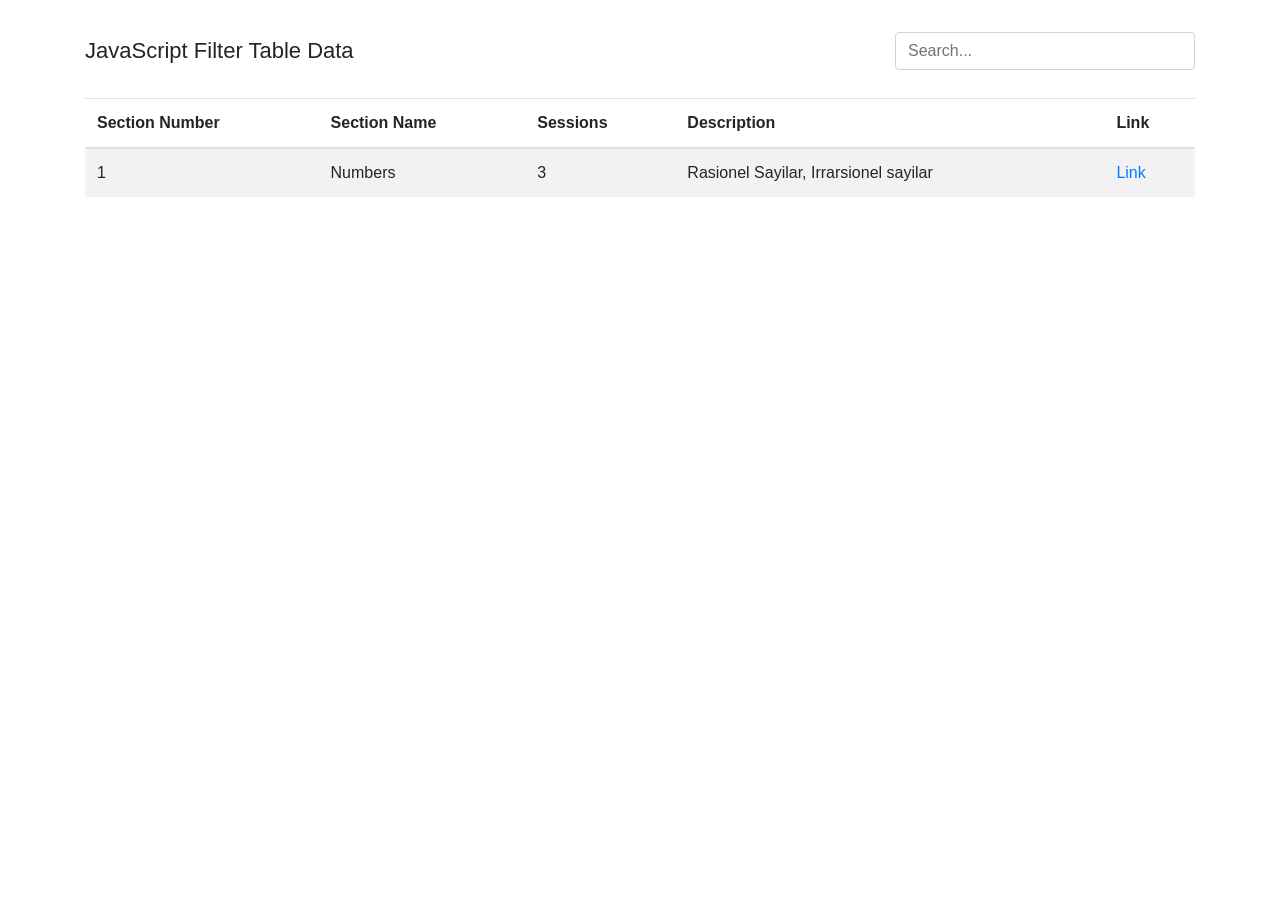
<file: tableofcontent.html>
<!DOCTYPE html>
<html lang="en-US">
<head>
    <title>JavaScript Table Filter Search</title>
    <link href="https://cdnjs.cloudflare.com/ajax/libs/twitter-bootstrap/4.3.1/css/bootstrap.min.css" rel="stylesheet">
    <style type="text/css">
        h3 span {
            font-size: 22px;
        }
        h3 input.search-input {
            width: 300px;
            margin-left: auto;
            float: right
        }
        .mt32 {
            margin-top: 32px;
        }
    </style>
</head>
<body class="mt32">
    <div class="container">
        <h3>
            <span>JavaScript Filter Table Data</span>
            <input type="search" placeholder="Search..." class="form-control search-input" data-table="customers-list"/>
        </h3>
        <table class="table table-striped mt32 customers-list">
            <thead>
                <tr>
                    <th>Section Number</th>
                    <th>Section Name</th>
                    <th>Sessions</th>
                    <th>Description</th>
                    <th>Link</th>
                </tr>
            </thead>
            <tbody>
                <tr>
                    <td>1</td>
                    <td>Numbers</td>
                    <td>3</td>
                    <td>Rasionel Sayilar, Irrarsionel sayilar</td>
                    <td><a href="www.google.com">Link</td>
                </tr>
            </tbody>
        </table>
    </div>
    <script>
        (function(document) {
            'use strict';

            var TableFilter = (function(myArray) {
                var search_input;

                function _onInputSearch(e) {
                    search_input = e.target;
                    var tables = document.getElementsByClassName(search_input.getAttribute('data-table'));
                    myArray.forEach.call(tables, function(table) {
                        myArray.forEach.call(table.tBodies, function(tbody) {
                            myArray.forEach.call(tbody.rows, function(row) {
                                var text_content = row.textContent.toLowerCase();
                                var search_val = search_input.value.toLowerCase();
                                row.style.display = text_content.indexOf(search_val) > -1 ? '' : 'none';
                            });
                        });
                    });
                }

                return {
                    init: function() {
                        var inputs = document.getElementsByClassName('search-input');
                        myArray.forEach.call(inputs, function(input) {
                            input.oninput = _onInputSearch;
                        });
                    }
                };
            })(Array.prototype);

            document.addEventListener('readystatechange', function() {
                if (document.readyState === 'complete') {
                    TableFilter.init();
                }
            });

        })(document);
    </script>
</body>
</html>
</file>
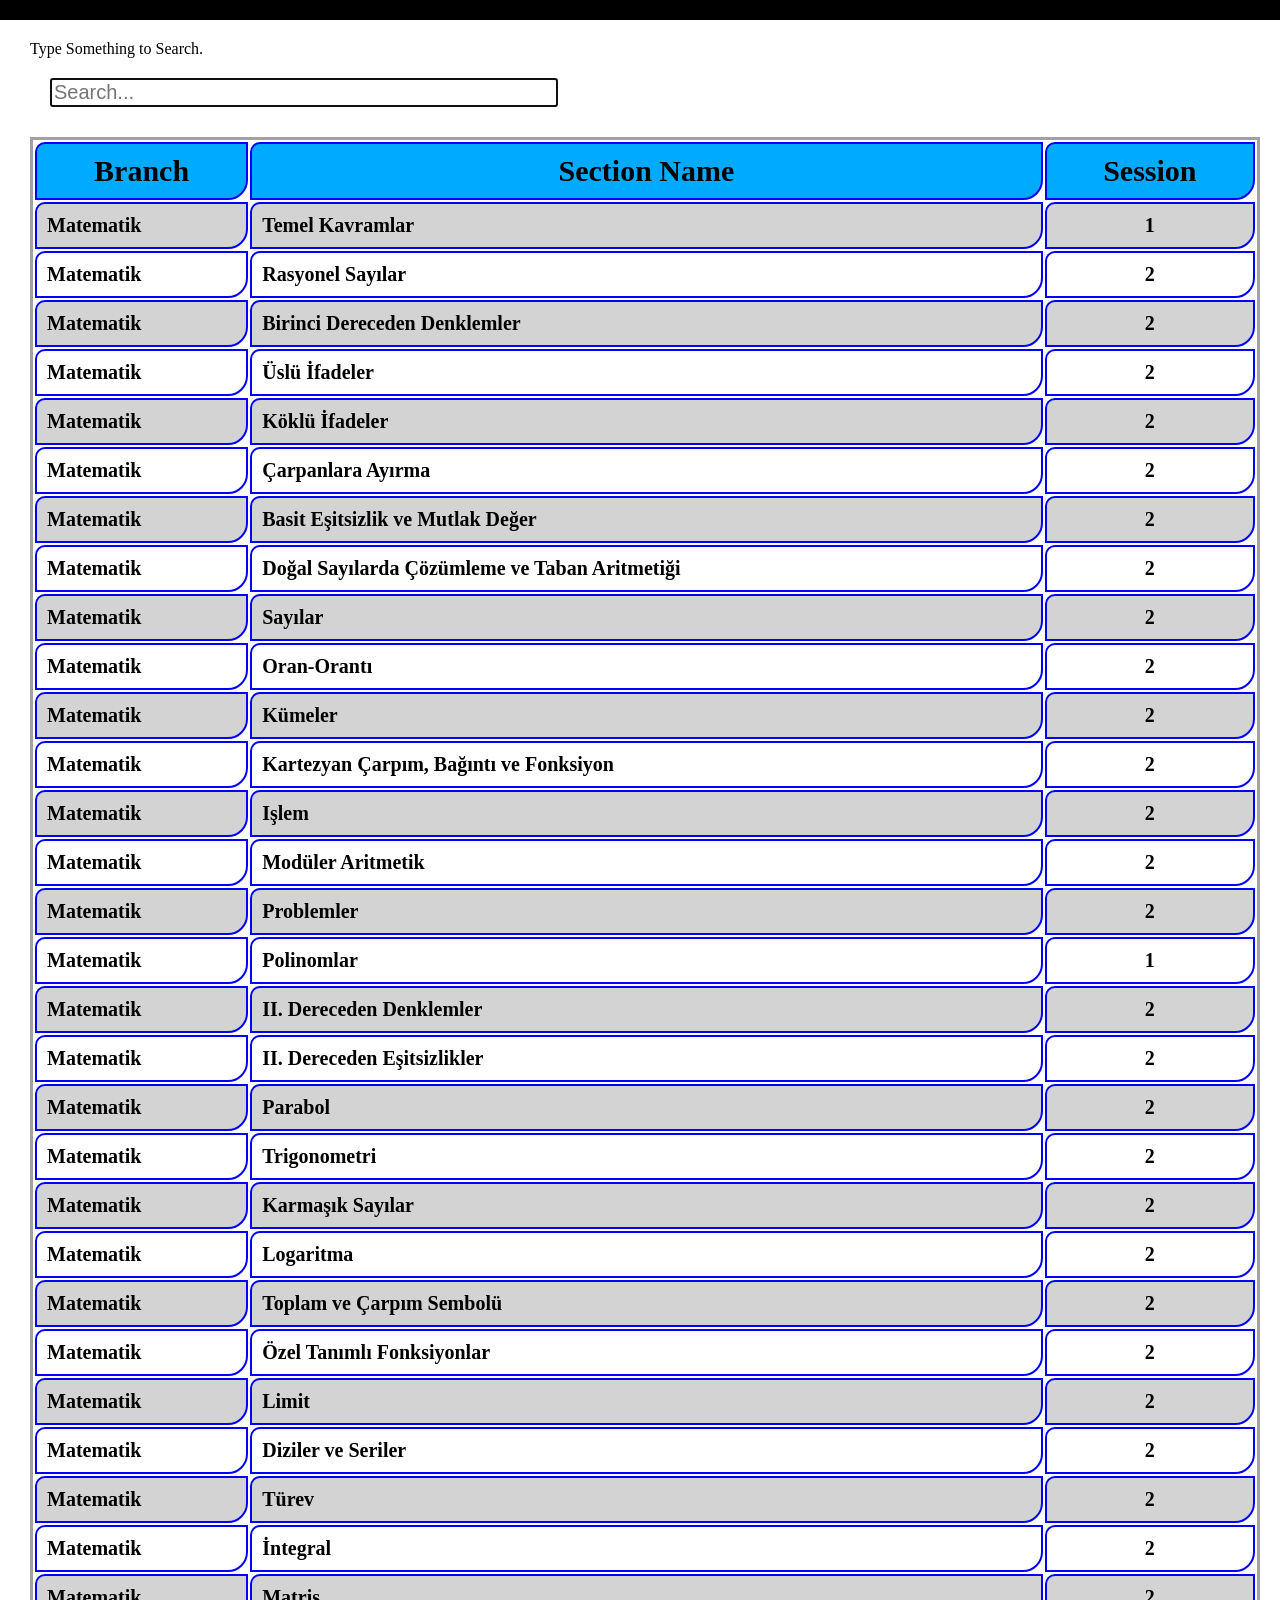
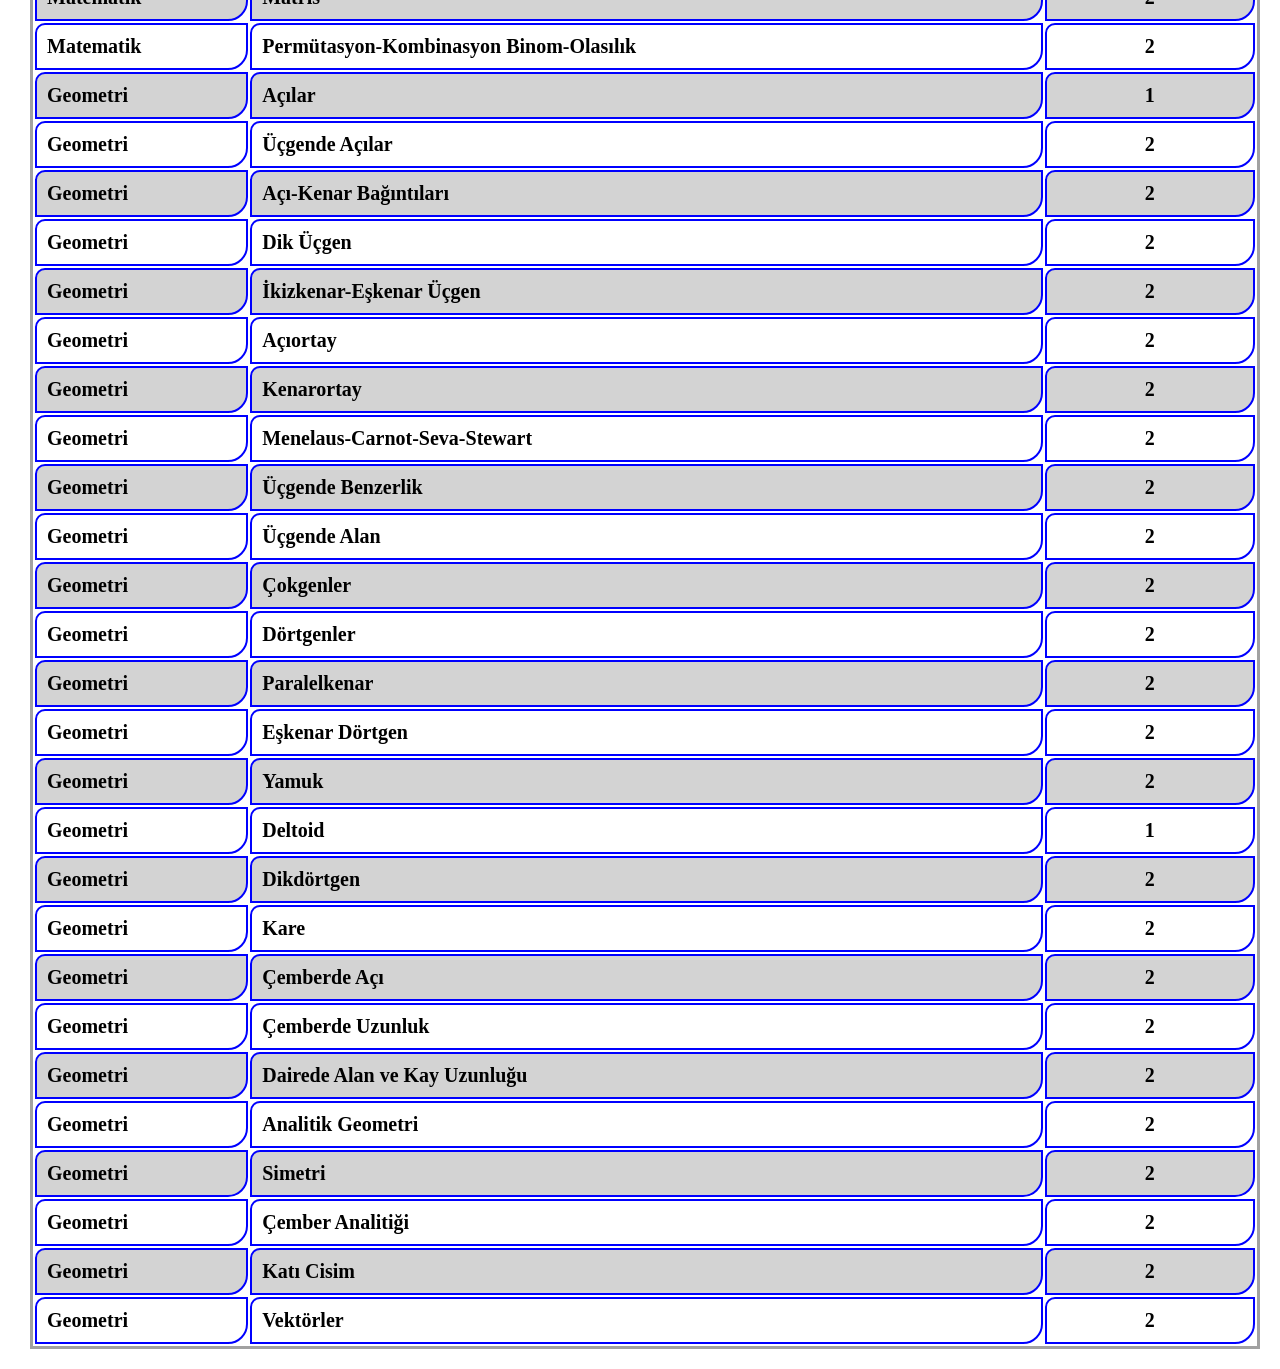
<file: tableofContents.html>
<!doctype html>
<html>
	<head>
		<meta charset="utf-8">
		<meta name="viewport" content="width=device-width, initial-scale=1">
		<style>
			body {
				border-top: 20px solid black;
				padding-top: 20px;
				padding-left: 10px;
				margin: 0;
			}
			table {
				border: 3px solid #a1a1a1;
				width:100%;
			}
			th, td {
				border-radius: 10px 0px 20px 0px;
				border: 2px solid blue;
				font-family: ;
				font-weight: bold;
				font-size: 20px;
				padding: 10px;
			}
			a {
				text-decoration: none;
			}
			input {
				margin-left:20px;
				margin-bottom:10px;
				margin-top:20px;
				font-size: 20px;
				width:40%;
			}
			
		</style>
		<script type="text/javascript" src="data.js"></script>
		<script type="text/javascript" src="myscript.js"></script>
	</head>
	<body onload="addInfo('tab', data)">
		<div style="margin-left:20px">
			Type Something to Search. <br/>
			<input type="text" id="search" placeholder="Search..." onkeyup="hamidSearch('search', data, 'tab')" autofocus>
		</div>
		<div style="margin:20px;">
		<table id="tab">
			<tr>
				<th style="font-size: 30px;background-color:#0af;">Branch</th>
				<th style="font-size: 30px;background-color:#0af;">Section Name</th>
				<th style="font-size: 30px;background-color:#0af;">Session</th>
			</tr>
		</table>
		</div>
	</body>
</html>
</file>
<file: me/red.css>
@charset "UTF-8";
/* RESET */
/* ----------------------------------------- */
html, body, div, span, applet, object, iframe,
h1, h2, h3, h4, h5, h6, p, blockquote, pre,
a, abbr, acronym, address, big, code,
del, dfn, em, font, img, ins, kbd, q, s, samp,
small, strike, strong, tt, var,
dl, dt, dd, ol, ul, li,
fieldset, form, label, legend,
table, caption, tbody, tfoot, thead, tr, th, td {
	margin: 0;
	padding: 0;
	border: 0;
	outline: 0;
	font-weight: inherit;
	font-style: inherit;
	font-size: 100%;
	font-family: inherit;
	vertical-align: baseline;
}
:focus {
	outline: 0;
}
body {
	line-height: 1;
}
/* tables still need 'cellspacing="0"' in the markup */
table {
	border-collapse: separate;
	border-spacing: 0;
}
caption, th, td {
	text-align: left;
	font-weight: normal;
}
blockquote:before, blockquote:after,
q:before, q:after {
	content: "";
}
blockquote, q {
	quotes: "" "";
}

.clear {
	clear:both;
}


/* LAYOUT */
/* ----------------------------------------- */

body {
	font-family: "Trebuchet MS", Arial, Helvetica, sans-serif;
	background-color: #e1e0db;
	background-image: url(./images/bg.jpg);
	background-repeat: repeat;
	font-size:13px;
	line-height: 17px;
	color:#000;
}

.contact {
	background-image: none;
	background-color:#e9e9e9;
}

a, a:visited, a:active {
	color:#ab7979;
	text-decoration: none;
}

a:hover {
	color:#ab7979;
	text-decoration: underline;
}

/* DOSSIER BACKGROUND */
/* ----------------------------------------- */

#wrapper {
	width:969px;
	margin:0 auto;
	margin-top:60px;
	margin-bottom:100px;
}

.wrapper-top {
	width:969px;
	height:19px;
	margin:0 auto;
	background-image:url(./images/btop.jpg);
	background-repeat:no-repeat;
}

.wrapper-mid {
	width:969px;
	margin:0 auto;
	background-image:url(./images/bmid.jpg);
	background-repeat: repeat-y;
	padding-bottom:40px;
}

.wrapper-bottom {
	width:969px;
	height:22px;
	padding:0;
	margin:0 auto;
	background-image:url(./images/bbottom.jpg);
	background-repeat:no-repeat;
}

/* PAPER BACKGROUND */
/* ----------------------------------------- */

#paper {
	width:828px;
	margin:0 auto;
}

.paper-top {
	width:828px;
	margin:0 auto;
	background-image:url(./images/ptop.jpg);
	background-repeat:no-repeat;
	height:126px;
}

#paper-mid {
	width:828px;
	margin:0 auto;
	background-image:url(./images/pmid.jpg);
	background-repeat:repeat-y;
	display:block;
	padding:0;
	overflow: hidden;
	padding-bottom:75px;
	padding-top:7px;
}

.paper-bottom {
	width:828px;
	height:18px;
	margin:0 auto;
	background-image:url(./images/pbottom.jpg);
	background-repeat:no-repeat;
}

/* ENTRIES */
/* ----------------------------------------- */

.entry {
	width:720px;
	display: block;
	padding-top:55px;
	clear: both;
	margin-left:4px;
}

h1  {
	width:250px;
	font-size:42px;
	color:#803a3a;
	margin-bottom:3px;
	clear:both;
}

h1 span {
	font-size:21px;
	display:block;
	color:#803a3a;
	margin-top:-5px;
}

h2 {
	width:180px;
	height: 23px;
	text-align: right;
	float:left;
	padding:0;
	margin:0;
	clear:both;
	font-size:22px;
	color:#803a3a;
	margin-bottom:-12px;
}

p {
	width:500px;
	margin-left:40px;
	float:right;	
}

p img {
	float:right;
	margin-left:20px;
	padding-left:10px;
}

div.content {
	clear: both;
	padding:0;
	margin:0;
	overflow: hidden;
	display:block;
	padding-top:32px;
}

h3 {
	width:180px;
	text-align: right;
	float:left;
	padding:0;
	clear:both;
	font-size: 13px;
	color:#ab7979;
}

h4 {
	width:180px;
	text-align: right;
	float:left;
	padding:0;
	clear:both;
	font-size: 11px;
	color:#ab7979;
}

h5 {
	width:180px;
	text-align: right;
	float:left;
	padding:0;
	clear:both;
	font-size: 10px;
	color:#ab7979;
}

h6 {
	width:180px;
	text-align: right;
	float:left;
	padding:0;
	clear:both;
	font-size: 9px;
	color:#ab7979;
}

em {
	font-family: Georgia, "Times New Roman", serif;
	font-style: italic;
	color:#777777;
	font-size:12px;
	display: block;
	padding-top:3px;
}


ol {
	float:right;
	width:500px;
	margin-left:40px;
	list-style: decimal;
	
}

ol li {
	width:500px;
	list-style-type: decimal;
	list-style-position: inside;
}

dl {
	float:right;
	width:500px;
	margin-left:40px;
	
}

dt {
	float:left;
	display: block;
	width:500px;
		color:#ab7979;
}

dd {
	float:left;
	display: block;
	width:480px;
	text-indent:20px;
}

ul.unordered {
	float:right;
	width:500px;
	margin-left:40px;
	
}

ul.unordered li {
	margin:0;
	padding:0;
	float:left;
	display: block;
	width:500px;
	background-image:url(./images/bullet.gif);
	background-repeat: no-repeat;
	padding-left:10px;
	background-position: 0 .5em;
	margin-top:0;
}

ul.info {
	float:right;
	width:500px;
	margin-left:40px;
	list-style-type: none; 
}

ul.info li {
	margin:0;
	padding:0;
	float:left;
	display: block;
	width:500px;
	background-image:url(./images/bullet.gif);
	background-repeat: no-repeat;
	padding-left:10px;
	background-position: 0 .5em;
	margin-top:12px;
}

ul.skills {
	margin:0;
	padding:0;
	float:right;
	width:500px;
	margin-left:40px;
	margin-top:-6px;
	list-style-type: none;
	
}

ul.skills li {
	margin:0;
	padding:0;
	float:left;
	width:156px;
	background-image:url(./images/bullet.gif);
	background-repeat: no-repeat;
	padding-left:10px;
	background-position: 0 .5em;
	margin-top:6px;
}

ul.works {
	margin:0;
	padding:0;
	float:right;
	width:500px;
	margin-left:40px;
	list-style-type: none;
}

ul.works li {
	margin:0;
	padding:0;
	float:left;
}

ul.works li img {
	padding:4px;
	background-color:#fff;
	width:95px;
	height:95px;
	border:1px solid #d5bcbc;
	margin-right:20px;
	margin-bottom:16px;
}

ul.works li img:hover {
	border:1px solid #803a3a;
	cursor: pointer;
}

img.portrait {
	background-image:url(./images/frame.jpg);
	background-repeat: no-repeat;
	width:109px;
	height:109px;
	padding-top:20px;
	padding-left:11px;
	padding-right:11px;
	padding-bottom:36px;
	margin-left:50px;
	float:left;
	
}


/* SELF INFORMATION */
/* ----------------------------------------- */

.self {
	width:250px;
	float:left;
	padding-top:11px;
	margin-left:38px;
	margin-bottom:15px;
}

.self ul {
	padding-top: 10px;
}

.self ul li.ad {
	background-image:url(./images/icn-ad.gif);
}

.self ul li.mail {
	background-image:url(./images/icn-mail.gif);
}

.self ul li.tel {
	background-image:url(./images/icn-tel.gif);
}

.self ul li.web {
	background-image:url(./images/icn-web.gif);
}

.self ul li {
	background-repeat: no-repeat;
	padding-left:26px;
	background-position: 0 .1em;
	height:25px;
	display:block;
	margin-top:-2px;
}

/* SOCIAL ICONS */
/* ----------------------------------------- */

.social {
	width:135px;
	float:right;
	padding-top:10px;
}

.social ul {
	list-style: none;
}

.social ul li {
	float:left;
	width:21px;
	height:24px;
	margin:0;
	padding:0;
	margin-left:6px;
}

/* TIPSY */
/* ----------------------------------------- */

.tipsy { padding: 5px; font-size: 10px; background-repeat: no-repeat;  background-image: url(./images/tipsy.gif); }
.tipsy-inner { padding: 5px 8px 4px 8px; background-color: #711717; color: #fff; max-width: 200px; text-align: center; }
.tipsy-inner { -moz-border-radius:3px; -webkit-border-radius:3px; }
.tipsy-north { background-position: top center; }
.tipsy-south { background-position: bottom center; margin-bottom:20px; }
.tipsy-east { background-position: right center; }
.tipsy-west { background-position: left center; }


/* COLORBOX */
/* ----------------------------------------- */

#colorbox, #cboxOverlay, #cboxWrapper{position:absolute; top:0; left:0; z-index:9999; overflow:hidden;}
#cboxOverlay{position:fixed; width:100%; height:100%;}
#cboxMiddleLeft, #cboxBottomLeft{clear:left;}
#cboxContent{position:relative; overflow:hidden;}
#cboxLoadedContent{overflow:auto;}
#cboxLoadedContent iframe{display:block; width:100%; height:100%; border:0;}
#cboxTitle{margin:0; display:none;}
#cboxLoadingOverlay, #cboxLoadingGraphic{position:absolute; top:0; left:0; width:100%;}
#cboxPrevious, #cboxNext, #cboxClose, #cboxSlideshow{cursor:pointer;}

#cboxOverlay{background:#666;}

#colorBox{}
#cboxTopLeft{width:25px; height:25px; background:url(./images/border1.png) 0 0 no-repeat;}
#cboxTopCenter{height:25px; background:url(./images/border1.png) 0 -50px repeat-x;}
#cboxTopRight{width:25px; height:25px; background:url(./images/border1.png) -25px 0 no-repeat;}
#cboxBottomLeft{width:25px; height:25px; background:url(./images/border1.png) 0 -25px no-repeat;}
#cboxBottomCenter{height:25px; background:url(./images/border1.png) 0 -75px repeat-x;}
#cboxBottomRight{width:25px; height:25px; background:url(./images/border1.png) -25px -25px no-repeat;}
#cboxMiddleLeft{width:25px; background:url(./images/border2.png) 0 0 repeat-y;}
#cboxMiddleRight{width:25px; background:url(./images/border2.png) -25px 0 repeat-y;}
#cboxContent{background:#fff;}
#cboxLoadedContent{margin-bottom:20px;}
#cboxTitle{position:absolute; bottom:0px; left:0; text-align:center; width:100%; color:#803a3a;}
#cboxCurrent{position:absolute; bottom:0px; left:100px; color:#000;}
#cboxSlideshow{position:absolute; bottom:0px; right:42px; color:#444;}
#cboxPrevious{position:absolute; bottom:0px; left:0; color:#444;}
#cboxNext{position:absolute; bottom:0px; left:63px; color:#444;}
#cboxLoadingOverlay{background:url(./images/loading.gif) 5px 5px no-repeat #fff;}
#cboxClose{position:absolute; bottom:0; right:0; display:block; color:#444;}


/* GO TO TOP */
/* ----------------------------------------- */

#message {
	display: block;
	display: none;
	z-index: 999;
	opacity: .8;
	position: fixed;
	top: 100%;
	margin-top: -40px;
	right: 0%;
	margin-right:10px;
	-moz-border-radius: 3px;
	-webkit-border-radius: 3px;
	width: 77px;
	line-height: 20px;
	height: 20px;
	padding: 5px;
	background-color: #711717;
	font-size: 11px;
	text-align: center;
}

#message a {
	color: #fff;
}
	
/* ELEMENTS */
/* ----------------------------------------- */

table {
	width: 500px;
	margin-left:40px;
	float:right;
	border-collapse: collapse;
	border-bottom:1px dashed #999;
	border-top:1px dashed #999;
}

table td {
	padding: 10px;
	padding-top:0;
	border-right:1px dashed #999;
}

table td:hover {
	background-color: #f2f2f2;
}

table th {
	padding: 10px;
	padding-top:0;
	color:#ab7979;
	text-align: left;
	border-right:1px dashed #999;
}

table td.center {
	text-align: center;
}

table td.last {
	background: none;
}

table th.center {
	text-align: center;
}

table th.last {
	background: none;
}

table tr {
	border-left:1px dashed #999;
	border-top:1px dashed #999;
}

table tr.caption {
	border-left:1px dashed #999;
}

blockquote {
	border-left:3px solid #ab7979;
	padding-left:8px;
	width:489px;
	margin-left:40px;
	float:right;
}

abbr, acronym {
	border-bottom:1px dashed #ab7979;
}

strong {
	font-weight: bold;
}

small {
	font-size:70%;
}

big {
	font-size:1.2em;
}


/* CONTACT */

fieldset, legend {
	float:right;
	width:500px;
	padding:0;
	margin:0;
	margin-left:40px;
}

h1.warn {
	color:#803a3a;
	font-size:18px;
	margin-top:30px;
	padding:50px;
	text-align: center;
}

#contactform {
	width:320px;
	height:370px;
	margin:0 auto;
	padding:50px;
	overflow: hidden;
}

label {
	float:left;
	width:40px;
	height:28px;
	margin-bottom:10px;
	clear:both;
	color:#803a3a;
}

input {
	width:228px;
	float:right;
	height:18px;
	margin-bottom:10px;
	border-top:1px solid #c8c8c8;
	border-left:1px solid #c8c8c8;
	border-right:1px solid #dadada;
	border-bottom:1px solid #f2f2f2;
	background-color: #e4e4e4;
	font-family: "Trebuchet MS", Arial, Helvetica, sans-serif;
	font-size: 13px;
	padding:5px;
	outline: none;
}

input:focus {
	background-color: #dddddd;
	border-top:1px solid #c8c8c8;
	border-left:1px solid #c8c8c8;
	border-right:1px solid #dadada;
	border-bottom:1px solid #f2f2f2;
}

textarea {
	border-top:1px solid #c8c8c8;
	border-left:1px solid #c8c8c8;
	border-right:1px solid #dadada;
	border-bottom:1px solid #f2f2f2;
	background-color: #e4e4e4;
	width:228px;
	float:right;
	margin-bottom:10px;
	font-family: "Trebuchet MS", Arial, Helvetica, sans-serif;
	font-size: 13px;
	padding:5px;
	outline: none;
}

textarea:focus {
	background-color: #dddddd;
	border-top:1px solid #c8c8c8;
	border-left:1px solid #c8c8c8;
	border-right:1px solid #dadada;
	border-bottom:1px solid #f2f2f2;
}

.submit-button {
	background: transparent url(./images/submit.jpg) no-repeat 0 0;
	display: block;
	clear: both;
	width:90px;
	height: 33px; 
	border:none;
	float:left;
	margin-left: 80px;
	text-indent: -9999px;
	outline: 0;
	cursor: pointer;
	padding:0;
}

.submit-button:hover {
	background: transparent url(./images/submit.jpg) no-repeat 0 -33px;
	outline: 0;
	border: none;
}

label.error {
	clear: both;
	padding:0;
	margin-top:-5px;
	color:#ab7979;
	font-size: 1.0em;
	font-style: italic;
	font-weight: normal;
	margin-left:80px;
	width:238px;
}
</file>
<file: me/print.css>
body {
	font-family: "Trebuchet MS", Arial, Helvetica, sans-serif;
	background-color: white;
	font-size:13pt;
	line-height: 17pt;
}

.clear {
	clear:both;
}

a, a:hover, a:visited, a:active {
	color:#ab7979;
	text-decoration: none;
}

#wrapper, .wrapper-mid {
	background: none;
}

.wrapper-top, .wrapper-bottom  {
	display:none;
}

#paper {
	width:820px;
	margin:0 auto;
}

.paper-top, .paper-bottom {
	display:none;
}

#paper-mid {
	width:820px;
	margin:0 auto;
	background-color:#FFF;
	display:block;
	padding:0;
	overflow: hidden;
	padding-bottom:75px;
	padding-top:7px;
}

.entry {
	width:820px;
	display: block;
	padding-top:55px;
	clear: both;
}

h1 {
	width:500px;
	font-size:42pt;
	color:#803a3a;
	margin-bottom:0;
}

h1 span {
	font-size:21pt;
	display:block;
	margin-left:15px;
	margin-top:20px;
	color:#803a3a;
}

h2 {
	width:180px;
	height: 23px;
	text-align: right;
	float:left;
	padding:0;
	margin:0;
	clear:both;
	font-size:22pt;
	margin-bottom:-12px;
	color:#803a3a;
}

p {
	width:600px;
	margin-left:40px;
	float:right;
}

ul.list {
	clear: both;
	padding:0;
	margin:0;
	overflow: hidden;
}

ul.list li {
	display:block;
	float:right;
	padding-top:32px;
}


h3 {
	width:180px;
	text-align: right;
	float:left;
	padding:0;
	clear:both;
	font-size: 13pt;
	color:black;
}

em {
	font-family: Georgia, "Times New Roman", serif;
	font-style: italic;
	color:#999;
	font-size:12pt;
	display: block;
	padding-top:0;
}

ul.info {
	float:right;
	width:600px;
	margin-left:40px;
	background: none;
	list-style: square;
	
}

ul.info li {
	margin:0;
	padding:0;
	float:left;
	display: block;
	width:600px;
	padding-left:0;
	background-position: 0 .5em;
	margin-top:12px;
	list-style-type: square;
}

ul.skills {
	margin:0;
	padding:0;
	float:right;
	width:600px;
	margin-left:40px;
	margin-top:-6px;
	background: none;
	list-style: square;
}

ul.skills li {
	margin:0;
	padding:0;
	float:left;
	width:176px;
	padding-left:0;
	background-position: 0 .5em;
	margin-top:6px;
}

img.portrait {
	border:1px solid #000;
	padding:10px;	
}

.self {
	width:500px;
	float:left;
	padding-top:11px;
	margin-left:0;
	margin-bottom:15px;
	margin-left:38px;
}

.self ul {
	padding-top: 10px;
}

.self ul li {
	background-repeat: no-repeat;
	padding-left:0;
	background-position: 0 .1em;
	height:25px;
	display:block;
	margin-top:-2px;
}

.social {
	display:none;
}

/* ELEMENTS */
/* ----------------------------------------- */

table {
	width: 590px;
	margin-left:40px;
	float:right;
	border-collapse: collapse;
	border-bottom:1px dashed #999;
	border-top:1px dashed #999;
}

table td {
	padding: 10px;
	padding-top:0;
	border-right:1px dashed #999;
}

table td:hover {
	background-color: #f2f2f2;
}

table th {
	padding: 10px;
	padding-top:0;
	color:#ab7979;
	text-align: left;
	border-right:1px dashed #999;
}

table td.center {
	text-align: center;
}

table td.last {
	background: none;
}

table th.center {
	text-align: center;
}

table th.last {
	background: none;
}

table tr {
	border-left:1px dashed #999;
	border-top:1px dashed #999;
}

table tr.caption {
	border-left:1px dashed #999;
}

blockquote {
	border-left:3px solid #ab7979;
	padding-left:8px;
	margin-top:20px;
	width:585px;
	margin-left:40px;
	float:right;
}

pre {
	width:500px;
	margin-left:40px;
	float:right;
}

abbr, acronym {
	border-bottom:1px dashed #ab7979;
}

strong {
	font-weight: bold;
}

small {
	font-size:70%;
}

big {
	font-size:1.2em;
}

/* GO TO TOP */
/* ----------------------------------------- */

#message {
	display:none;
}

.works {
	display:none;
}
</file>
<file: me/ie7.css>
@charset "UTF-8";

.self {
	padding-top: 4px;
}

h1 span {
	margin-top:-15px;
}
</file>
<file: me/ie6.css>
@charset "UTF-8";

.self {
	padding-top: 4px;
}

h1 span {
	margin-top:-15px;
}

.social {
	width:150px;
}

ul.list {
	margin-top:-56px;
}
</file>
